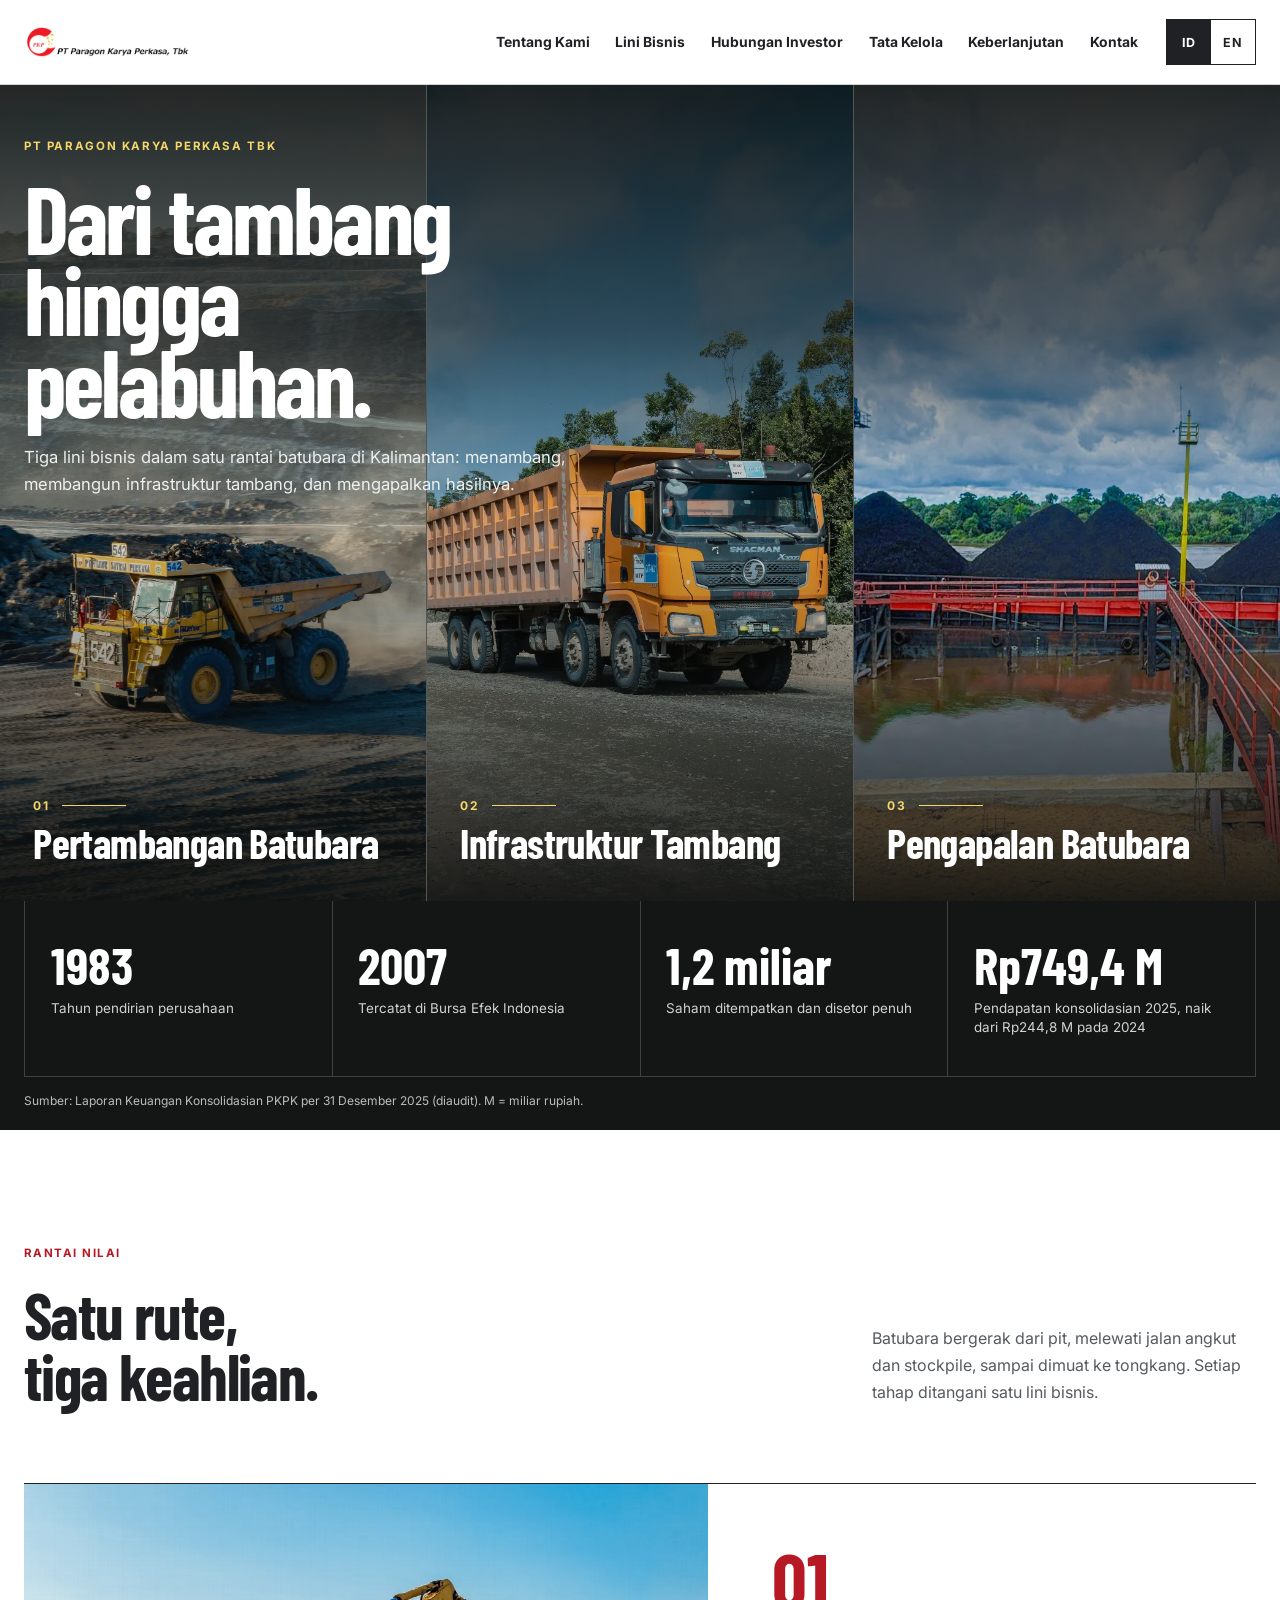
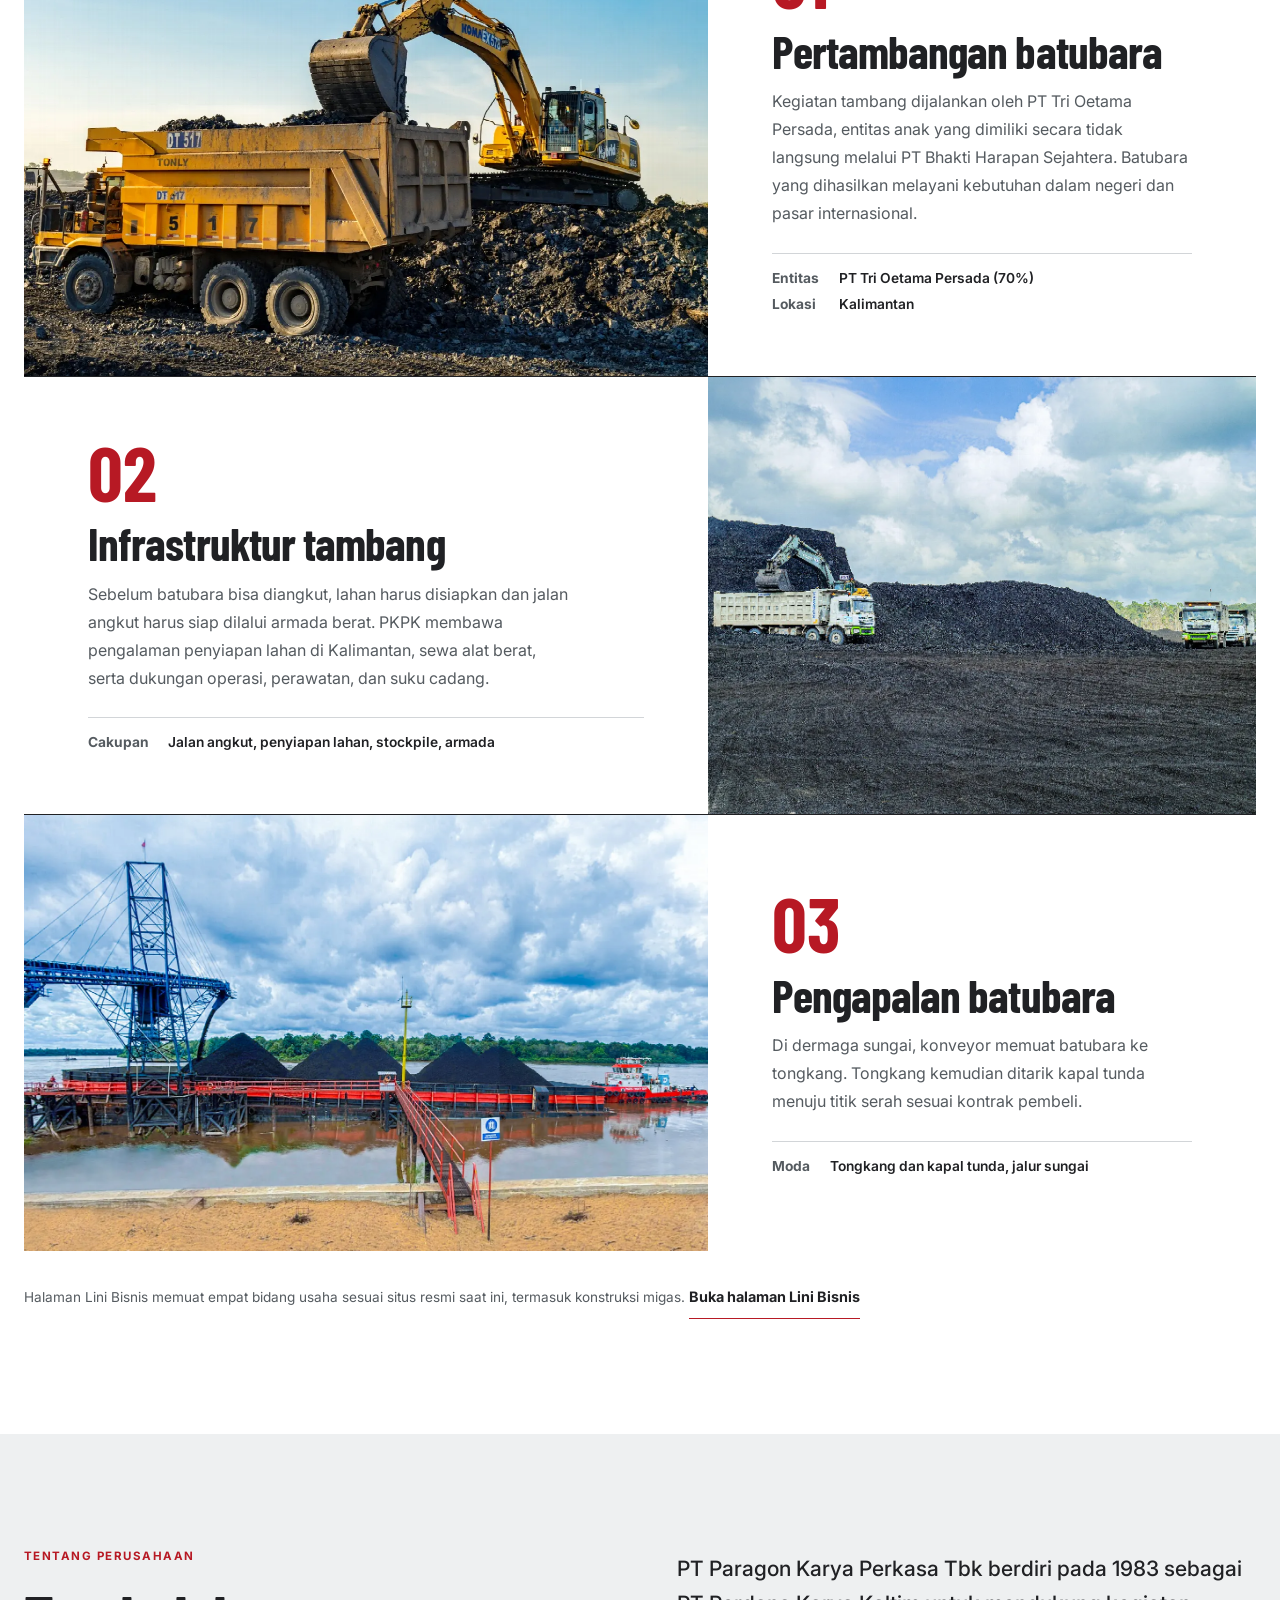
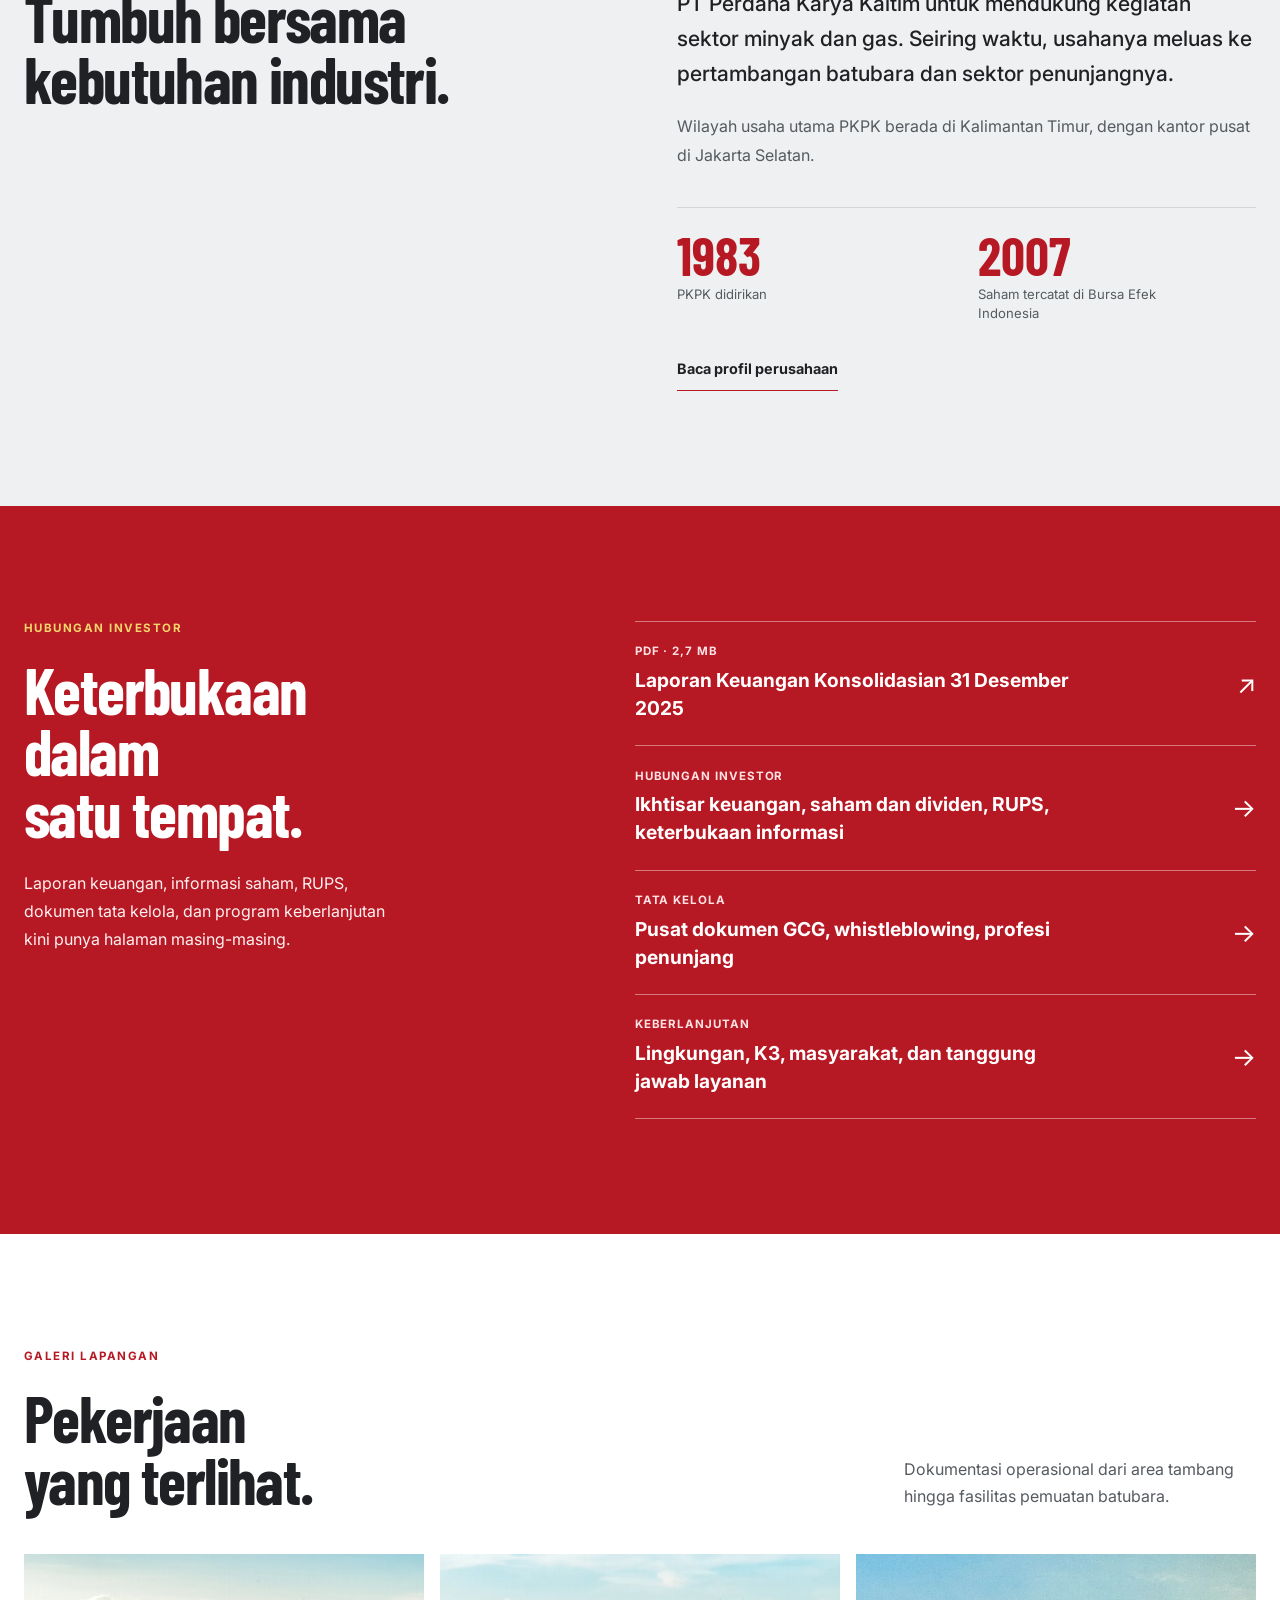
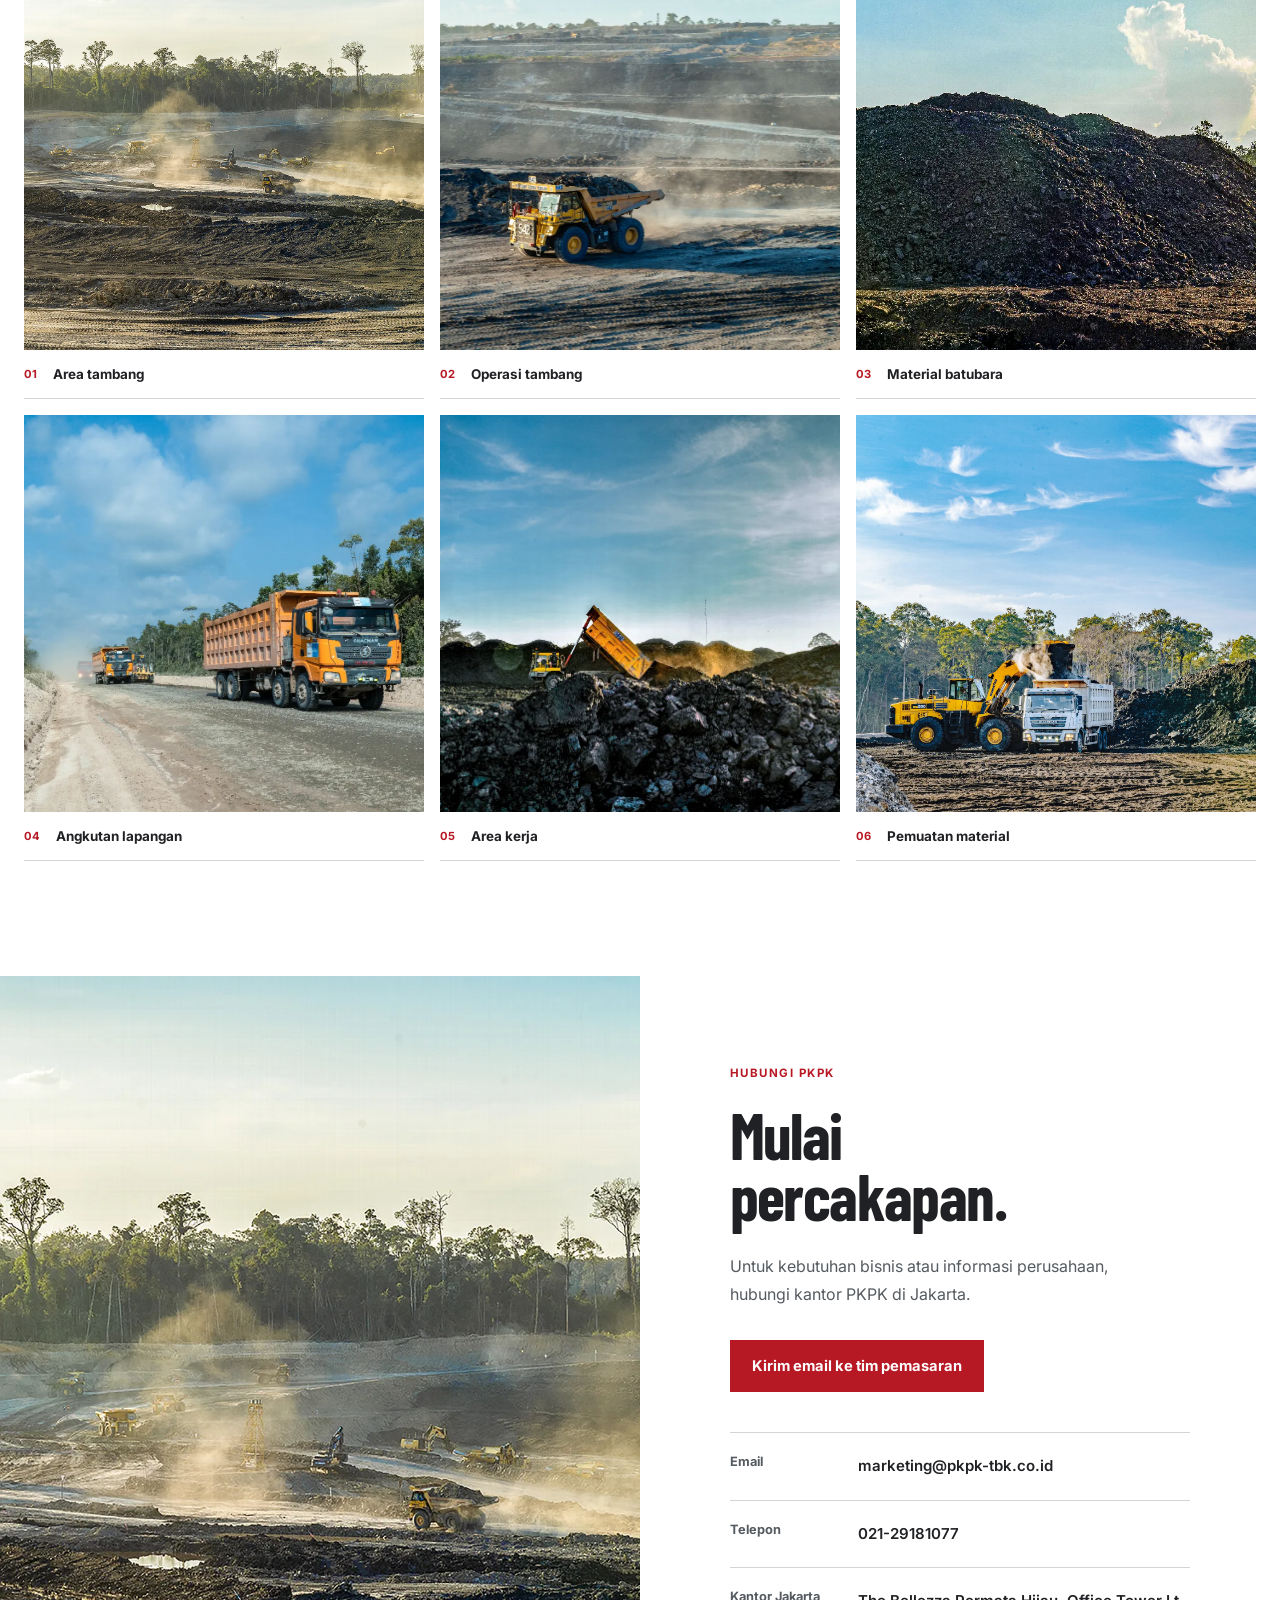
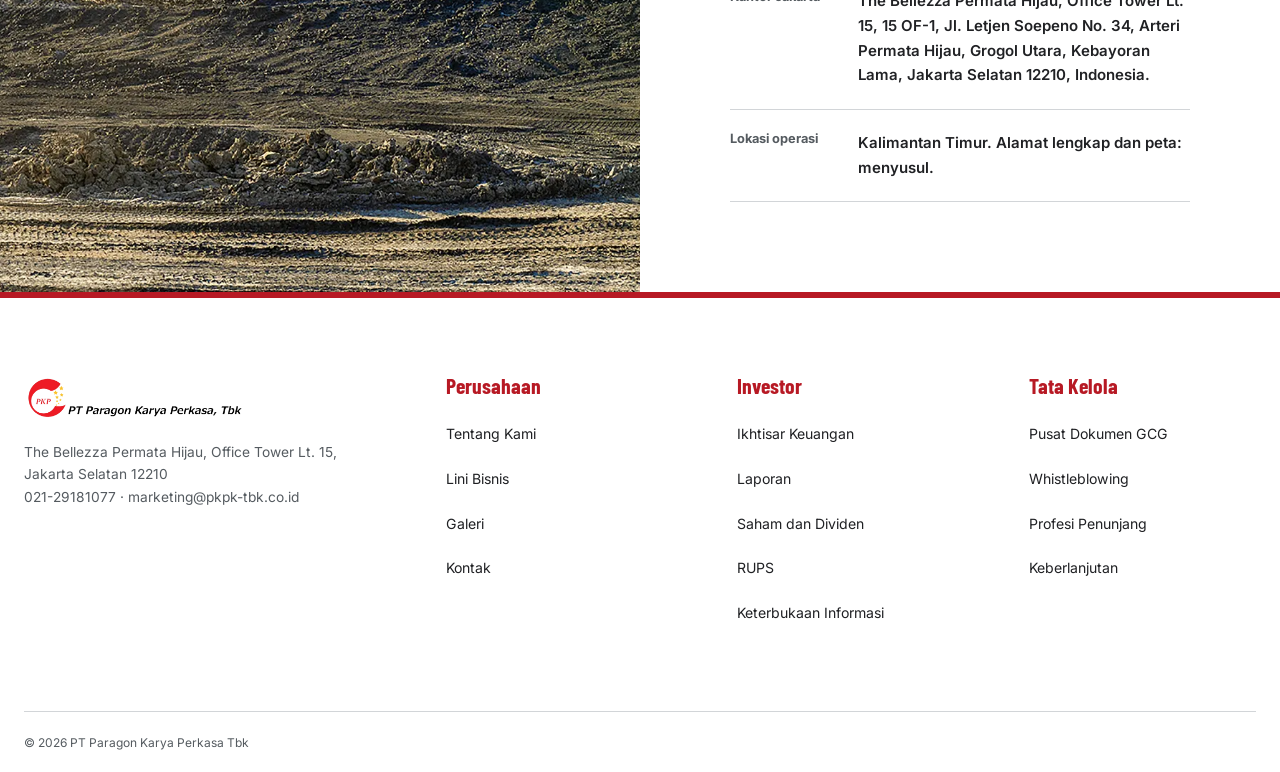
<file: index.html>
<!doctype html>
<html lang="id" data-title-id="PT Paragon Karya Perkasa Tbk | Pertambangan Batubara, Infrastruktur Tambang, Pengapalan" data-title-en="PT Paragon Karya Perkasa Tbk | Coal Mining, Mining Infrastructure, Shipping">
<head>
  <meta charset="UTF-8" />
  <meta name="viewport" content="width=device-width, initial-scale=1" />
  <script>try{if(localStorage.getItem('pkpk-lang')==='en')document.documentElement.lang='en'}catch(e){}</script>
  <meta name="description" content="PT Paragon Karya Perkasa Tbk menjalankan tiga lini bisnis dalam satu rantai batubara di Kalimantan: pertambangan batubara, infrastruktur tambang, dan pengapalan." />
  <meta name="theme-color" content="#b71924" />
  <meta property="og:type" content="website" />
  <meta property="og:title" content="PT Paragon Karya Perkasa Tbk | PKPK" />
  <meta property="og:description" content="Pertambangan batubara, infrastruktur tambang, dan pengapalan. Coal mining, mining infrastructure, and shipping." />
  <meta property="og:image" content="assets/hero-shipping.webp" />
  <title>PT Paragon Karya Perkasa Tbk | Pertambangan Batubara, Infrastruktur Tambang, Pengapalan</title>
  <link rel="icon" type="image/png" href="assets/logo-baru.png" />
  <link rel="preconnect" href="https://fonts.googleapis.com" />
  <link rel="preconnect" href="https://fonts.gstatic.com" crossorigin />
  <link href="https://fonts.googleapis.com/css2?family=Barlow+Condensed:wght@500;600;700&family=Inter:wght@400;500;600;700&display=swap" rel="stylesheet" />
  <link rel="stylesheet" href="styles.css" />
  <script type="application/ld+json">{"@context":"https://schema.org","@type":"Organization","name":"PT Paragon Karya Perkasa Tbk","alternateName":"PKPK","url":"https://www.pkpk-tbk.co.id/","logo":"assets/logo-baru.png","foundingDate":"1983","tickerSymbol":"PKPK","telephone":"+62-21-29181077","email":"marketing@pkpk-tbk.co.id","address":{"@type":"PostalAddress","streetAddress":"The Bellezza Permata Hijau, Office Tower Lt. 15, 15 OF-1, Jl. Letjen Soepeno No. 34, Arteri Permata Hijau, Grogol Utara, Kebayoran Lama","addressLocality":"Jakarta Selatan","postalCode":"12210","addressCountry":"ID"}}</script>
</head>
<body id="top">
  <a class="skip-link" href="#main-content"><span lang="id">Langsung ke konten</span><span lang="en">Skip to content</span></a>
  <header class="site-header">
    <div class="site-header__inner page-shell">
      <a class="brand" href="index.html" aria-label="Paragon Karya Perkasa, ke beranda" data-label-id="Paragon Karya Perkasa, ke beranda" data-label-en="Paragon Karya Perkasa, go to the home page"><img src="assets/logo-baru.png" width="180" height="33" alt="" /></a>
      <button class="menu-toggle" type="button" aria-controls="site-menu" aria-expanded="false" data-menu-button><span>Menu</span><span class="menu-toggle__bars" aria-hidden="true"></span></button>
      <nav id="site-menu" class="site-nav" aria-label="Navigasi utama" data-label-id="Navigasi utama" data-label-en="Main navigation" data-menu>
        <a href="about.html" data-menu-link><span lang="id">Tentang Kami</span><span lang="en">About Us</span></a>
        <a href="business.html" data-menu-link><span lang="id">Lini Bisnis</span><span lang="en">Business</span></a>
        <a href="investor.html" data-menu-link><span lang="id">Hubungan Investor</span><span lang="en">Investor Relations</span></a>
        <a href="governance.html" data-menu-link><span lang="id">Tata Kelola</span><span lang="en">Governance</span></a>
        <a href="sustainability.html" data-menu-link><span lang="id">Keberlanjutan</span><span lang="en">Sustainability</span></a>
        <a href="#contact" data-menu-link><span lang="id">Kontak</span><span lang="en">Contact</span></a>
      </nav>
      <div class="lang-switch" role="group" aria-label="Bahasa / Language"><button type="button" data-lang-set="id" aria-pressed="true">ID</button><button type="button" data-lang-set="en" aria-pressed="false">EN</button></div>
    </div>
  </header>

  <main id="main-content">
    <section class="hero" aria-labelledby="hero-title">
      <div class="hero__intro page-shell">
        <p class="kicker hero__kicker">PT Paragon Karya Perkasa Tbk</p>
        <h1 id="hero-title"><span lang="id">Dari tambang hingga pelabuhan.</span><span lang="en">From pit to port.</span></h1>
        <p class="hero__lead"><span lang="id">Tiga lini bisnis dalam satu rantai batubara di Kalimantan: menambang, membangun infrastruktur tambang, dan mengapalkan hasilnya.</span><span lang="en">Three business lines along one coal chain in Kalimantan: mining the coal, building the mine infrastructure, and shipping the output.</span></p>
      </div>
      <ul class="hero__lines">
        <li class="line-panel line-panel--mining">
          <a href="#chain-mining">
            <img src="assets/hero-mining.webp" width="2000" height="1331" alt="Haul truck membawa material di tambang terbuka" data-alt-id="Haul truck membawa material di tambang terbuka" data-alt-en="Haul truck carrying material in an open-pit mine" fetchpriority="high" />
            <span class="line-panel__no">01</span>
            <h2><span lang="id">Pertambangan Batubara</span><span lang="en">Coal Mining</span></h2>
            <p><span lang="id">Penambangan batubara melalui entitas anak PT Tri Oetama Persada, untuk pasar dalam negeri dan ekspor.</span><span lang="en">Coal mining through subsidiary PT Tri Oetama Persada, serving domestic and export markets.</span></p>
            <span class="line-panel__more"><span lang="id">Lihat alur kerja</span><span lang="en">See how it works</span></span>
          </a>
        </li>
        <li class="line-panel line-panel--infrastructure">
          <a href="#chain-infrastructure">
            <img src="assets/hero-infrastructure.webp" width="2000" height="1331" alt="Iring-iringan dump truck di jalan angkut tambang" data-alt-id="Iring-iringan dump truck di jalan angkut tambang" data-alt-en="Dump trucks travelling along a mine haul road" loading="lazy" />
            <span class="line-panel__no">02</span>
            <h2><span lang="id">Infrastruktur Tambang</span><span lang="en">Mining Infrastructure</span></h2>
            <p><span lang="id">Jalan angkut, penyiapan lahan, dan armada alat berat yang menjaga tambang tetap beroperasi.</span><span lang="en">Haul roads, land preparation, and a heavy-equipment fleet that keep the mine running.</span></p>
            <span class="line-panel__more"><span lang="id">Lihat alur kerja</span><span lang="en">See how it works</span></span>
          </a>
        </li>
        <li class="line-panel line-panel--shipping">
          <a href="#chain-shipping">
            <img src="assets/hero-shipping.webp" width="2048" height="1266" alt="Konveyor memuat batubara ke tongkang di dermaga sungai" data-alt-id="Konveyor memuat batubara ke tongkang di dermaga sungai" data-alt-en="Conveyor loading coal onto a barge at a river jetty" loading="lazy" />
            <span class="line-panel__no">03</span>
            <h2><span lang="id">Pengapalan Batubara</span><span lang="en">Coal Shipping</span></h2>
            <p><span lang="id">Pemuatan batubara dari jetty ke tongkang, lalu ditarik kapal tunda melalui jalur sungai.</span><span lang="en">Coal is loaded from the jetty onto barges and towed by tugboat along the river route.</span></p>
            <span class="line-panel__more"><span lang="id">Lihat alur kerja</span><span lang="en">See how it works</span></span>
          </a>
        </li>
      </ul>
    </section>

    <section class="figures" aria-label="Angka kunci" data-label-id="Angka kunci" data-label-en="Key figures">
      <div class="page-shell">
        <div class="figures__grid">
          <div><strong>1983</strong><span lang="id">Tahun pendirian perusahaan</span><span lang="en">Year the company was founded</span></div>
          <div><strong>2007</strong><span lang="id">Tercatat di Bursa Efek Indonesia</span><span lang="en">Listed on the Indonesia Stock Exchange</span></div>
          <div><strong lang="id">1,2 miliar</strong><strong lang="en">1.2 billion</strong><span lang="id">Saham ditempatkan dan disetor penuh</span><span lang="en">Shares issued and fully paid</span></div>
          <div><strong lang="id">Rp749,4 M</strong><strong lang="en">Rp749.4 bn</strong><span lang="id">Pendapatan konsolidasian 2025, naik dari Rp244,8 M pada 2024</span><span lang="en">Consolidated revenue in 2025, up from Rp244.8 bn in 2024</span></div>
        </div>
        <p class="figures__source"><span lang="id">Sumber: Laporan Keuangan Konsolidasian PKPK per 31 Desember 2025 (diaudit). M = miliar rupiah.</span><span lang="en">Source: PKPK audited consolidated financial statements as of 31 December 2025.</span></p>
      </div>
    </section>

    <section id="chain" class="chain section-pad" aria-labelledby="chain-title">
      <div class="page-shell">
        <div class="chain__intro"><div><p class="kicker"><span lang="id">Rantai nilai</span><span lang="en">Value chain</span></p><h2 id="chain-title" class="section-title"><span lang="id">Satu rute, tiga keahlian.</span><span lang="en">One route, three capabilities.</span></h2></div><p><span lang="id">Batubara bergerak dari pit, melewati jalan angkut dan stockpile, sampai dimuat ke tongkang. Setiap tahap ditangani satu lini bisnis.</span><span lang="en">Coal moves from the pit, along the haul road and stockpile, until it is loaded onto a barge. Each stage is handled by one business line.</span></p></div>

        <article id="chain-mining" class="chain-step" aria-labelledby="chain-mining-title">
          <figure><img src="assets/armada-dan-ekskavator.webp" width="1400" height="931" alt="Ekskavator memuat batubara ke dump truck" data-alt-id="Ekskavator memuat batubara ke dump truck" data-alt-en="Excavator loading coal into a dump truck" loading="lazy" /></figure>
          <div class="chain-step__body">
            <span class="chain-step__no">01</span>
            <h3 id="chain-mining-title"><span lang="id">Pertambangan batubara</span><span lang="en">Coal mining</span></h3>
            <p><span lang="id">Kegiatan tambang dijalankan oleh PT Tri Oetama Persada, entitas anak yang dimiliki secara tidak langsung melalui PT Bhakti Harapan Sejahtera. Batubara yang dihasilkan melayani kebutuhan dalam negeri dan pasar internasional.</span><span lang="en">Mining is carried out by PT Tri Oetama Persada, a subsidiary held indirectly through PT Bhakti Harapan Sejahtera. Its coal serves domestic demand and international markets.</span></p>
            <dl><dt lang="id">Entitas</dt><dt lang="en">Entity</dt><dd>PT Tri Oetama Persada (70%)</dd><dt lang="id">Lokasi</dt><dt lang="en">Location</dt><dd>Kalimantan</dd></dl>
          </div>
        </article>

        <article id="chain-infrastructure" class="chain-step" aria-labelledby="chain-infrastructure-title">
          <figure><img src="assets/pemuatan-armada.webp" width="1400" height="931" alt="Armada truk dan ekskavator di area stockpile batubara" data-alt-id="Armada truk dan ekskavator di area stockpile batubara" data-alt-en="Truck fleet and excavator at a coal stockpile" loading="lazy" /></figure>
          <div class="chain-step__body">
            <span class="chain-step__no">02</span>
            <h3 id="chain-infrastructure-title"><span lang="id">Infrastruktur tambang</span><span lang="en">Mining infrastructure</span></h3>
            <p><span lang="id">Sebelum batubara bisa diangkut, lahan harus disiapkan dan jalan angkut harus siap dilalui armada berat. PKPK membawa pengalaman penyiapan lahan di Kalimantan, sewa alat berat, serta dukungan operasi, perawatan, dan suku cadang.</span><span lang="en">Before coal can move, land has to be prepared and haul roads have to carry a heavy fleet. PKPK brings land-preparation experience in Kalimantan, heavy-equipment rental, and operating, maintenance, and spare-parts support.</span></p>
            <dl><dt lang="id">Cakupan</dt><dt lang="en">Scope</dt><dd><span lang="id">Jalan angkut, penyiapan lahan, stockpile, armada</span><span lang="en">Haul roads, land preparation, stockpile, fleet</span></dd></dl>
          </div>
        </article>

        <article id="chain-shipping" class="chain-step" aria-labelledby="chain-shipping-title">
          <figure><img src="assets/pengapalan-batubara.webp" width="1600" height="989" alt="Kapal tunda di samping tongkang bermuatan batubara" data-alt-id="Kapal tunda di samping tongkang bermuatan batubara" data-alt-en="Tugboat beside a coal-laden barge" loading="lazy" style="object-position:82% 60%" /></figure>
          <div class="chain-step__body">
            <span class="chain-step__no">03</span>
            <h3 id="chain-shipping-title"><span lang="id">Pengapalan batubara</span><span lang="en">Coal shipping</span></h3>
            <p><span lang="id">Di dermaga sungai, konveyor memuat batubara ke tongkang. Tongkang kemudian ditarik kapal tunda menuju titik serah sesuai kontrak pembeli.</span><span lang="en">At the river jetty, a conveyor loads coal onto barges, which tugboats then tow to the delivery point set by the buyer's contract.</span></p>
            <dl><dt lang="id">Moda</dt><dt lang="en">Mode</dt><dd><span lang="id">Tongkang dan kapal tunda, jalur sungai</span><span lang="en">Barge and tugboat, river route</span></dd></dl>
          </div>
        </article>
        <p class="chain__note"><span lang="id">Halaman Lini Bisnis memuat empat bidang usaha sesuai situs resmi saat ini, termasuk konstruksi migas.</span><span lang="en">The Business page lists the four business areas on the current official website, including oil and gas construction.</span> <a class="text-link" href="business.html"><span lang="id">Buka halaman Lini Bisnis</span><span lang="en">Open the Business page</span></a></p>
      </div>
    </section>

    <div class="about-wrap">
      <section id="about" class="about section-pad page-shell" aria-labelledby="about-title">
        <div class="about__heading"><p class="kicker"><span lang="id">Tentang perusahaan</span><span lang="en">About the company</span></p><h2 id="about-title" class="section-title"><span lang="id">Tumbuh bersama kebutuhan industri.</span><span lang="en">Growing with industry needs.</span></h2></div>
        <div class="about__copy">
          <p class="about__lead"><span lang="id">PT Paragon Karya Perkasa Tbk berdiri pada 1983 sebagai PT Perdana Karya Kaltim untuk mendukung kegiatan sektor minyak dan gas. Seiring waktu, usahanya meluas ke pertambangan batubara dan sektor penunjangnya.</span><span lang="en">PT Paragon Karya Perkasa Tbk was founded in 1983 as PT Perdana Karya Kaltim to support oil and gas operations. Over time, its business expanded into coal mining and its supporting sectors.</span></p>
          <p><span lang="id">Wilayah usaha utama PKPK berada di Kalimantan Timur, dengan kantor pusat di Jakarta Selatan.</span><span lang="en">PKPK's main operating area is East Kalimantan, with its head office in South Jakarta.</span></p>
          <div class="about__milestones"><div><strong>1983</strong><span lang="id">PKPK didirikan</span><span lang="en">PKPK was established</span></div><div><strong>2007</strong><span lang="id">Saham tercatat di Bursa Efek Indonesia</span><span lang="en">Shares listed on the Indonesia Stock Exchange</span></div></div>
          <a class="text-link" href="about.html"><span lang="id">Baca profil perusahaan</span><span lang="en">Read the company profile</span></a>
        </div>
      </section>
    </div>

    <section id="investor" class="investor section-pad" aria-labelledby="investor-title"><div class="page-shell investor__grid">
      <div class="investor__heading"><p class="kicker"><span lang="id">Hubungan investor</span><span lang="en">Investor relations</span></p><h2 id="investor-title" class="section-title"><span lang="id">Keterbukaan dalam satu tempat.</span><span lang="en">Disclosure in one place.</span></h2><p><span lang="id">Laporan keuangan, informasi saham, RUPS, dokumen tata kelola, dan program keberlanjutan kini punya halaman masing-masing.</span><span lang="en">Financial reports, share information, GMS materials, governance documents, and sustainability programmes now each have their own page.</span></p></div>
      <div class="investor__links">
        <a class="investor-link" href="assets/LK-Konsolidasian-31-Des-2025.pdf" target="_blank" rel="noopener noreferrer"><span><small>PDF · 2,7 MB</small><strong><span lang="id">Laporan Keuangan Konsolidasian 31 Desember 2025</span><span lang="en">Consolidated Financial Statements, 31 December 2025</span></strong></span><span class="investor-link__arrow" aria-hidden="true">↗</span></a>
        <a class="investor-link" href="investor.html"><span><small><span lang="id">Hubungan Investor</span><span lang="en">Investor Relations</span></small><strong><span lang="id">Ikhtisar keuangan, saham dan dividen, RUPS, keterbukaan informasi</span><span lang="en">Financial highlights, shares and dividends, GMS, disclosures</span></strong></span><span class="investor-link__arrow" aria-hidden="true">→</span></a>
        <a class="investor-link" href="governance.html"><span><small><span lang="id">Tata Kelola</span><span lang="en">Governance</span></small><strong><span lang="id">Pusat dokumen GCG, whistleblowing, profesi penunjang</span><span lang="en">GCG document centre, whistleblowing, capital market professionals</span></strong></span><span class="investor-link__arrow" aria-hidden="true">→</span></a>
        <a class="investor-link" href="sustainability.html"><span><small><span lang="id">Keberlanjutan</span><span lang="en">Sustainability</span></small><strong><span lang="id">Lingkungan, K3, masyarakat, dan tanggung jawab layanan</span><span lang="en">Environment, health and safety, community, and service responsibility</span></strong></span><span class="investor-link__arrow" aria-hidden="true">→</span></a>
      </div>
    </div></section>

    <section id="gallery" class="gallery section-pad" aria-labelledby="gallery-title"><div class="page-shell">
      <div class="gallery__heading"><div><p class="kicker"><span lang="id">Galeri lapangan</span><span lang="en">Field gallery</span></p><h2 id="gallery-title" class="section-title"><span lang="id">Pekerjaan yang terlihat.</span><span lang="en">Work you can see.</span></h2></div><p><span lang="id">Dokumentasi operasional dari area tambang hingga fasilitas pemuatan batubara.</span><span lang="en">Operational documentation from the mining area to coal-loading facilities.</span></p></div>
      <div class="gallery__grid">
        <figure><img src="assets/hero-tambang.webp" alt="Pemandangan luas area tambang terbuka" data-alt-id="Pemandangan luas area tambang terbuka" data-alt-en="Wide view of an open-pit mining area" loading="lazy" width="1920" height="1277" /><figcaption><span>01</span><span lang="id">Area tambang</span><span lang="en">Mining area</span></figcaption></figure>
        <figure><img src="assets/operasi-tambang.webp" alt="Haul truck di tambang terbuka" data-alt-id="Haul truck di tambang terbuka" data-alt-en="Haul truck at an open-pit mine" loading="lazy" width="1400" height="931" /><figcaption><span>02</span><span lang="id">Operasi tambang</span><span lang="en">Mining operations</span></figcaption></figure>
        <figure><img src="assets/tumpukan-batubara.webp" alt="Tumpukan batubara di area kerja" data-alt-id="Tumpukan batubara di area kerja" data-alt-en="Coal stockpile in a work area" loading="lazy" width="1400" height="645" /><figcaption><span>03</span><span lang="id">Material batubara</span><span lang="en">Coal material</span></figcaption></figure>
        <figure><img src="assets/angkutan-tambang.webp" alt="Dump truck di jalur operasional" data-alt-id="Dump truck di jalur operasional" data-alt-en="Dump truck on an operations route" loading="lazy" width="1400" height="931" /><figcaption><span>04</span><span lang="id">Angkutan lapangan</span><span lang="en">Field haulage</span></figcaption></figure>
        <figure><img src="assets/penyiapan-lahan.webp" alt="Dump truck menurunkan material di stockpile" data-alt-id="Dump truck menurunkan material di stockpile" data-alt-en="Dump truck unloading material at a stockpile" loading="lazy" width="1200" height="798" /><figcaption><span>05</span><span lang="id">Area kerja</span><span lang="en">Work area</span></figcaption></figure>
        <figure><img src="assets/pemuatan-batubara.webp" alt="Alat berat memuat material ke truk" data-alt-id="Alat berat memuat material ke truk" data-alt-en="Heavy equipment loading material onto a truck" loading="lazy" width="1400" height="2104" /><figcaption><span>06</span><span lang="id">Pemuatan material</span><span lang="en">Material loading</span></figcaption></figure>
      </div>
    </div></section>

    <section id="contact" class="contact" aria-labelledby="contact-title"><div class="contact__grid">
      <figure class="contact__image"><img src="assets/hero-tambang.webp" alt="Area tambang terbuka PKPK" data-alt-id="Area tambang terbuka PKPK" data-alt-en="PKPK open-pit mining area" width="1920" height="1277" loading="lazy" /></figure>
      <div class="contact__content"><p class="kicker"><span lang="id">Hubungi PKPK</span><span lang="en">Contact PKPK</span></p><h2 id="contact-title" class="section-title"><span lang="id">Mulai percakapan.</span><span lang="en">Start a conversation.</span></h2><p><span lang="id">Untuk kebutuhan bisnis atau informasi perusahaan, hubungi kantor PKPK di Jakarta.</span><span lang="en">For business enquiries or company information, contact the PKPK office in Jakarta.</span></p><a class="button button--red" href="mailto:marketing@pkpk-tbk.co.id"><span lang="id">Kirim email ke tim pemasaran</span><span lang="en">Email the marketing team</span></a><address class="contact__details"><div><span>Email</span><a href="mailto:marketing@pkpk-tbk.co.id">marketing@pkpk-tbk.co.id</a></div><div><span lang="id">Telepon</span><span lang="en">Telephone</span><a href="tel:+622129181077">021-29181077</a></div><div><span lang="id">Kantor Jakarta</span><span lang="en">Jakarta office</span><p>The Bellezza Permata Hijau, Office Tower Lt. 15, 15 OF-1, Jl. Letjen Soepeno No. 34, Arteri Permata Hijau, Grogol Utara, Kebayoran Lama, Jakarta Selatan 12210, Indonesia.</p></div><div><span lang="id">Lokasi operasi</span><span lang="en">Operating site</span><p lang="id">Kalimantan Timur. Alamat lengkap dan peta: menyusul.</p><p lang="en">East Kalimantan. Full address and map: to follow.</p></div></address></div>
    </div></section>
  </main>

  <footer class="site-footer">
    <div class="page-shell site-footer__main">
      <div class="site-footer__brand"><a class="footer-brand" href="index.html" aria-label="Paragon Karya Perkasa, ke beranda" data-label-id="Paragon Karya Perkasa, ke beranda" data-label-en="Paragon Karya Perkasa, go to the home page"><img src="assets/logo-baru.png" width="220" height="40" alt="" /></a><p>The Bellezza Permata Hijau, Office Tower Lt. 15, Jakarta Selatan 12210<br /><a href="tel:+622129181077">021-29181077</a> · <a href="mailto:marketing@pkpk-tbk.co.id">marketing@pkpk-tbk.co.id</a></p></div>
      <nav class="site-footer__nav" aria-label="Perusahaan" data-label-id="Perusahaan" data-label-en="Company"><strong><span lang="id">Perusahaan</span><span lang="en">Company</span></strong><a href="about.html"><span lang="id">Tentang Kami</span><span lang="en">About Us</span></a><a href="business.html"><span lang="id">Lini Bisnis</span><span lang="en">Business</span></a><a href="index.html#gallery"><span lang="id">Galeri</span><span lang="en">Gallery</span></a><a href="index.html#contact"><span lang="id">Kontak</span><span lang="en">Contact</span></a></nav>
      <nav class="site-footer__nav" aria-label="Hubungan Investor" data-label-id="Hubungan Investor" data-label-en="Investor Relations"><strong><span lang="id">Investor</span><span lang="en">Investors</span></strong><a href="investor.html#financials"><span lang="id">Ikhtisar Keuangan</span><span lang="en">Financial Highlights</span></a><a href="investor.html#reports"><span lang="id">Laporan</span><span lang="en">Reports</span></a><a href="investor.html#shares"><span lang="id">Saham dan Dividen</span><span lang="en">Shares and Dividends</span></a><a href="investor.html#gms"><span lang="id">RUPS</span><span lang="en">GMS</span></a><a href="investor.html#disclosures"><span lang="id">Keterbukaan Informasi</span><span lang="en">Disclosures</span></a></nav>
      <nav class="site-footer__nav" aria-label="Tata Kelola dan Keberlanjutan" data-label-id="Tata Kelola dan Keberlanjutan" data-label-en="Governance and Sustainability"><strong><span lang="id">Tata Kelola</span><span lang="en">Governance</span></strong><a href="governance.html#documents"><span lang="id">Pusat Dokumen GCG</span><span lang="en">GCG Documents</span></a><a href="governance.html#whistleblowing">Whistleblowing</a><a href="governance.html#professionals"><span lang="id">Profesi Penunjang</span><span lang="en">Market Professionals</span></a><a href="sustainability.html"><span lang="id">Keberlanjutan</span><span lang="en">Sustainability</span></a></nav>
    </div>
    <div class="page-shell site-footer__bottom"><small>© 2026 PT Paragon Karya Perkasa Tbk</small></div>
  </footer>
  <script src="app.js" defer></script>
</body>
</html>
</file>
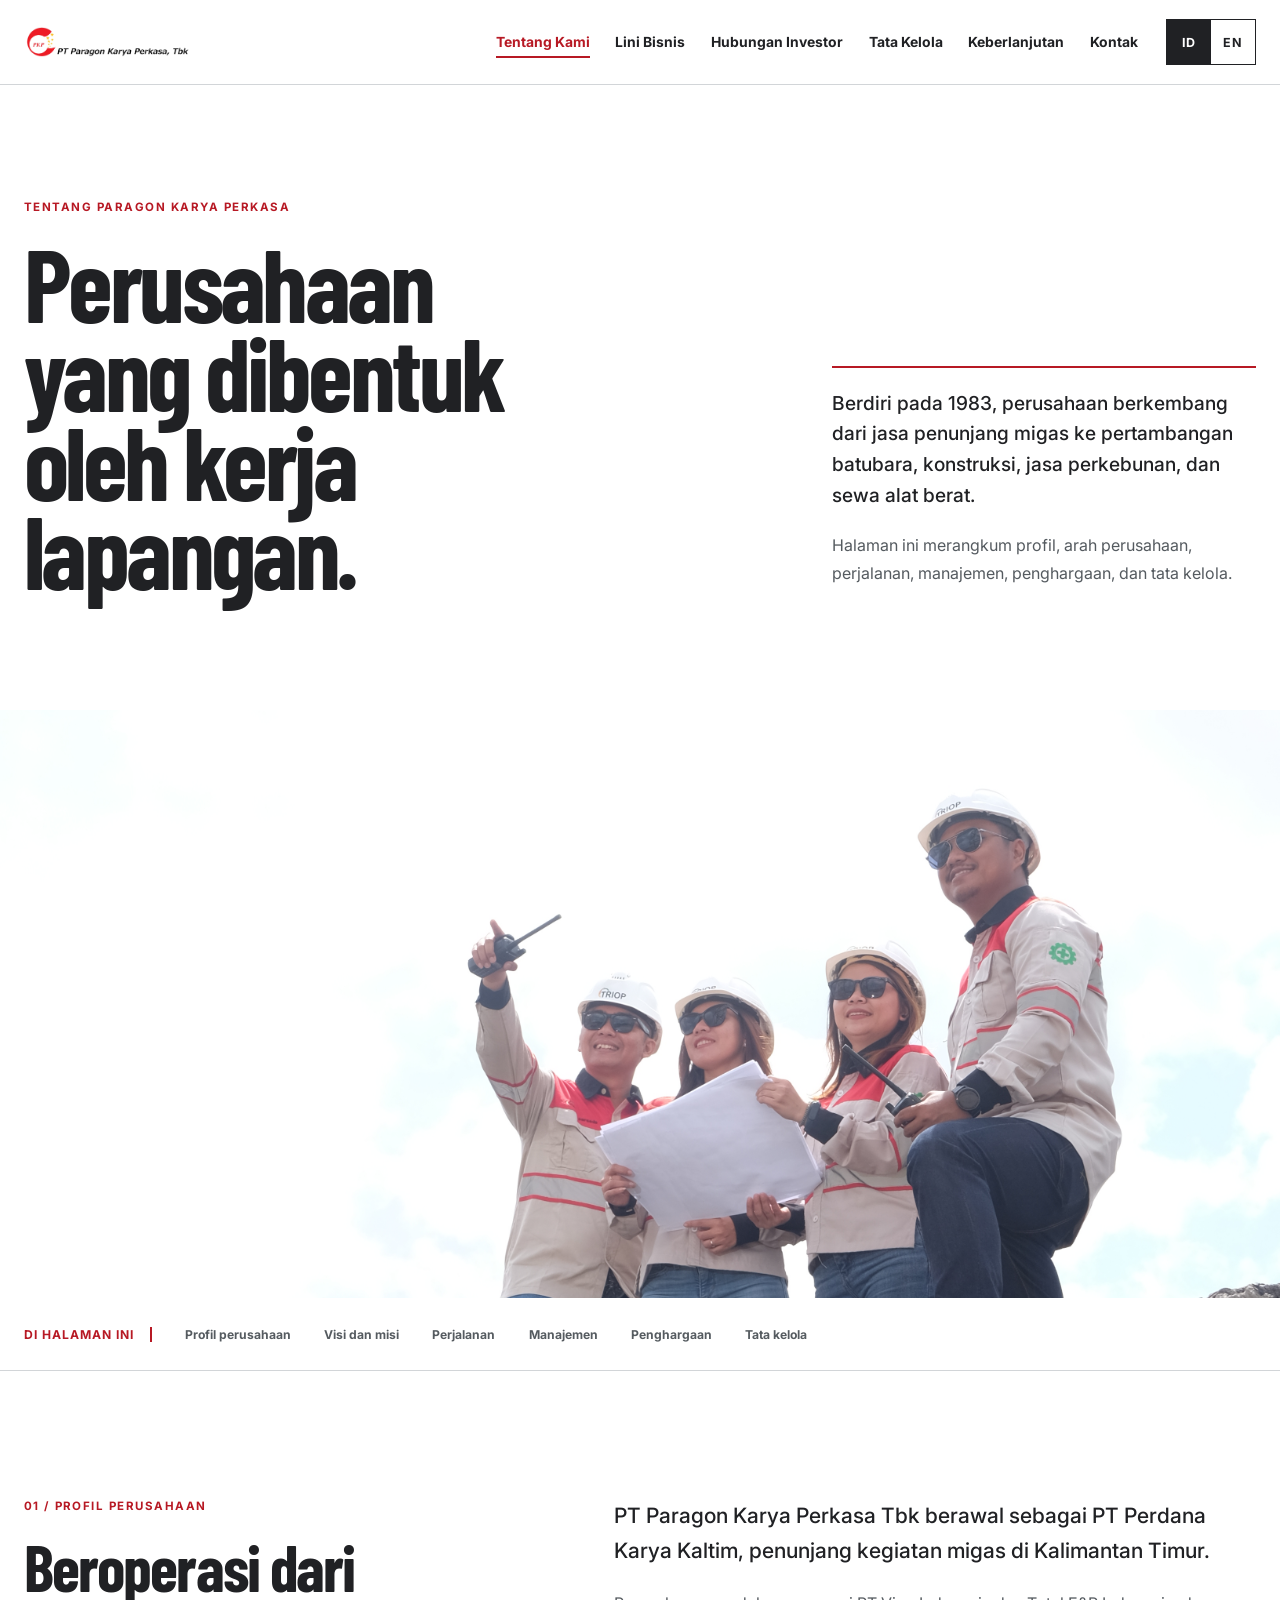
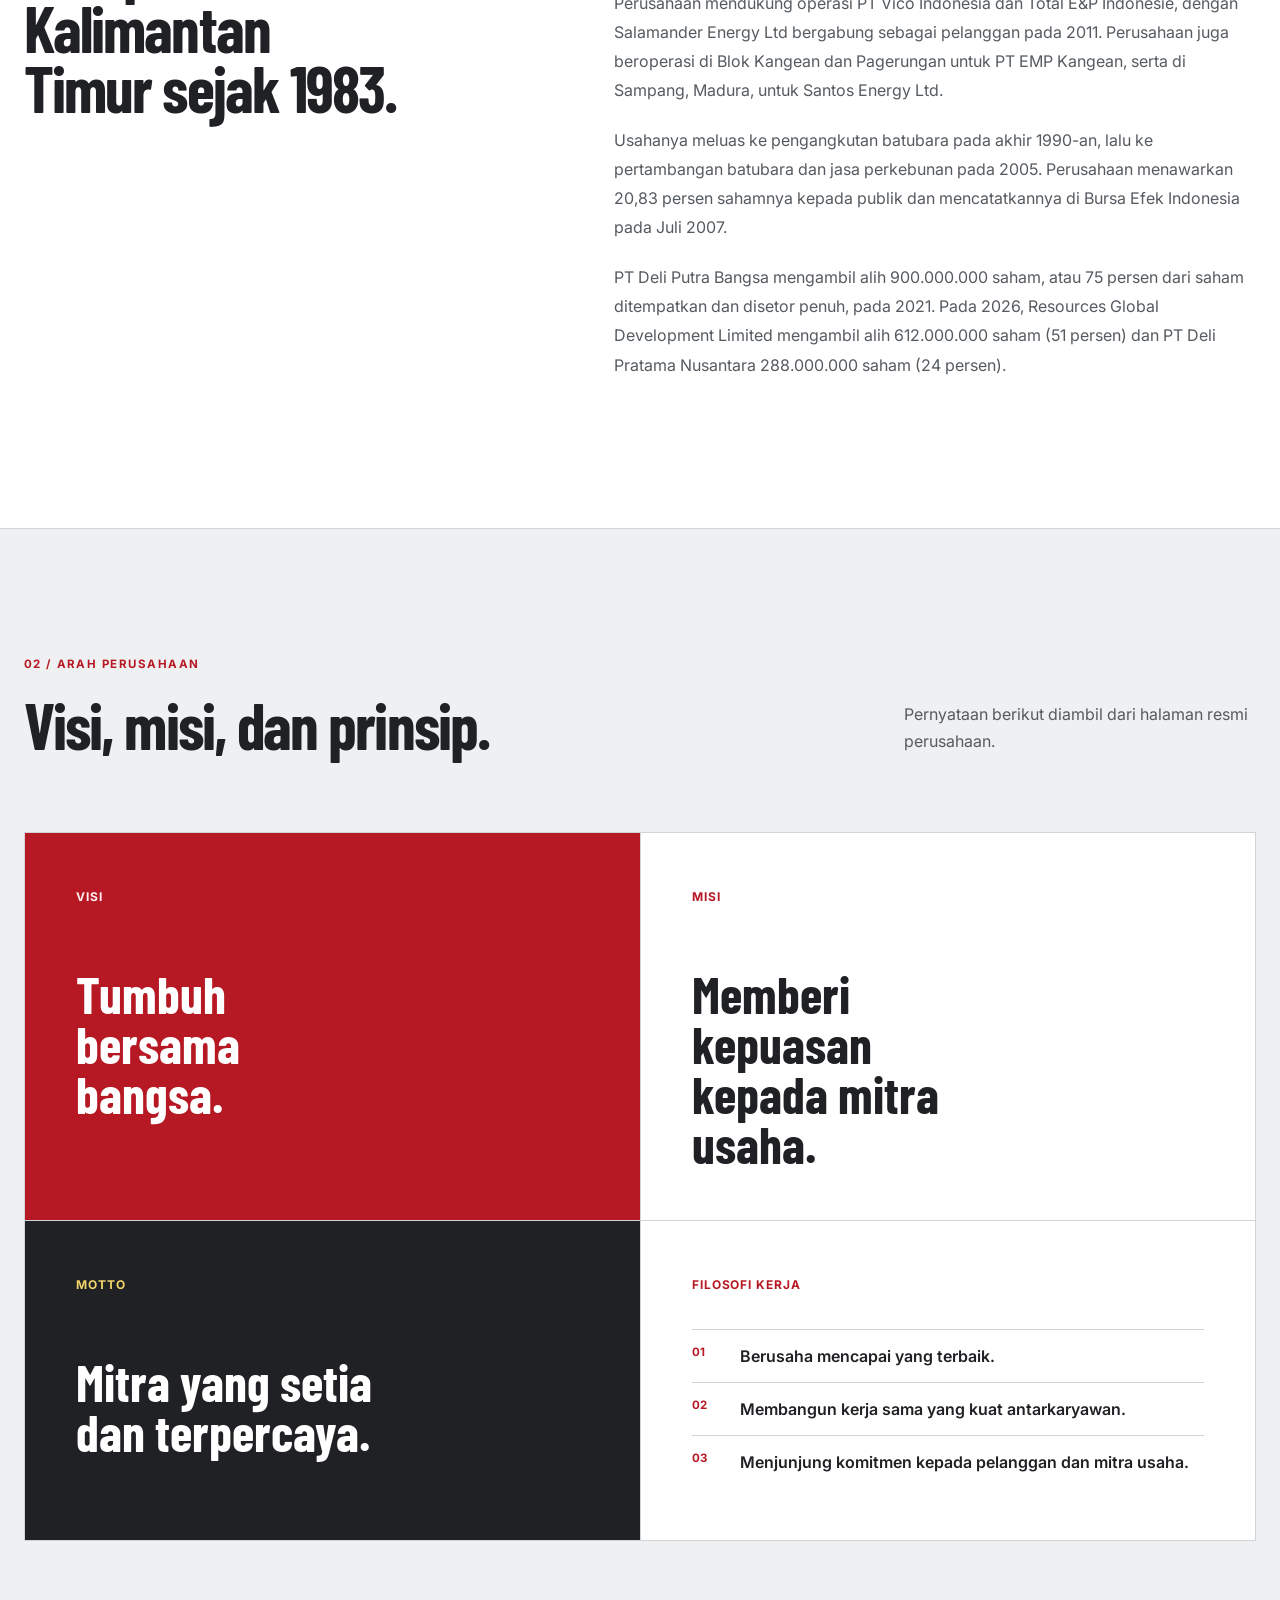
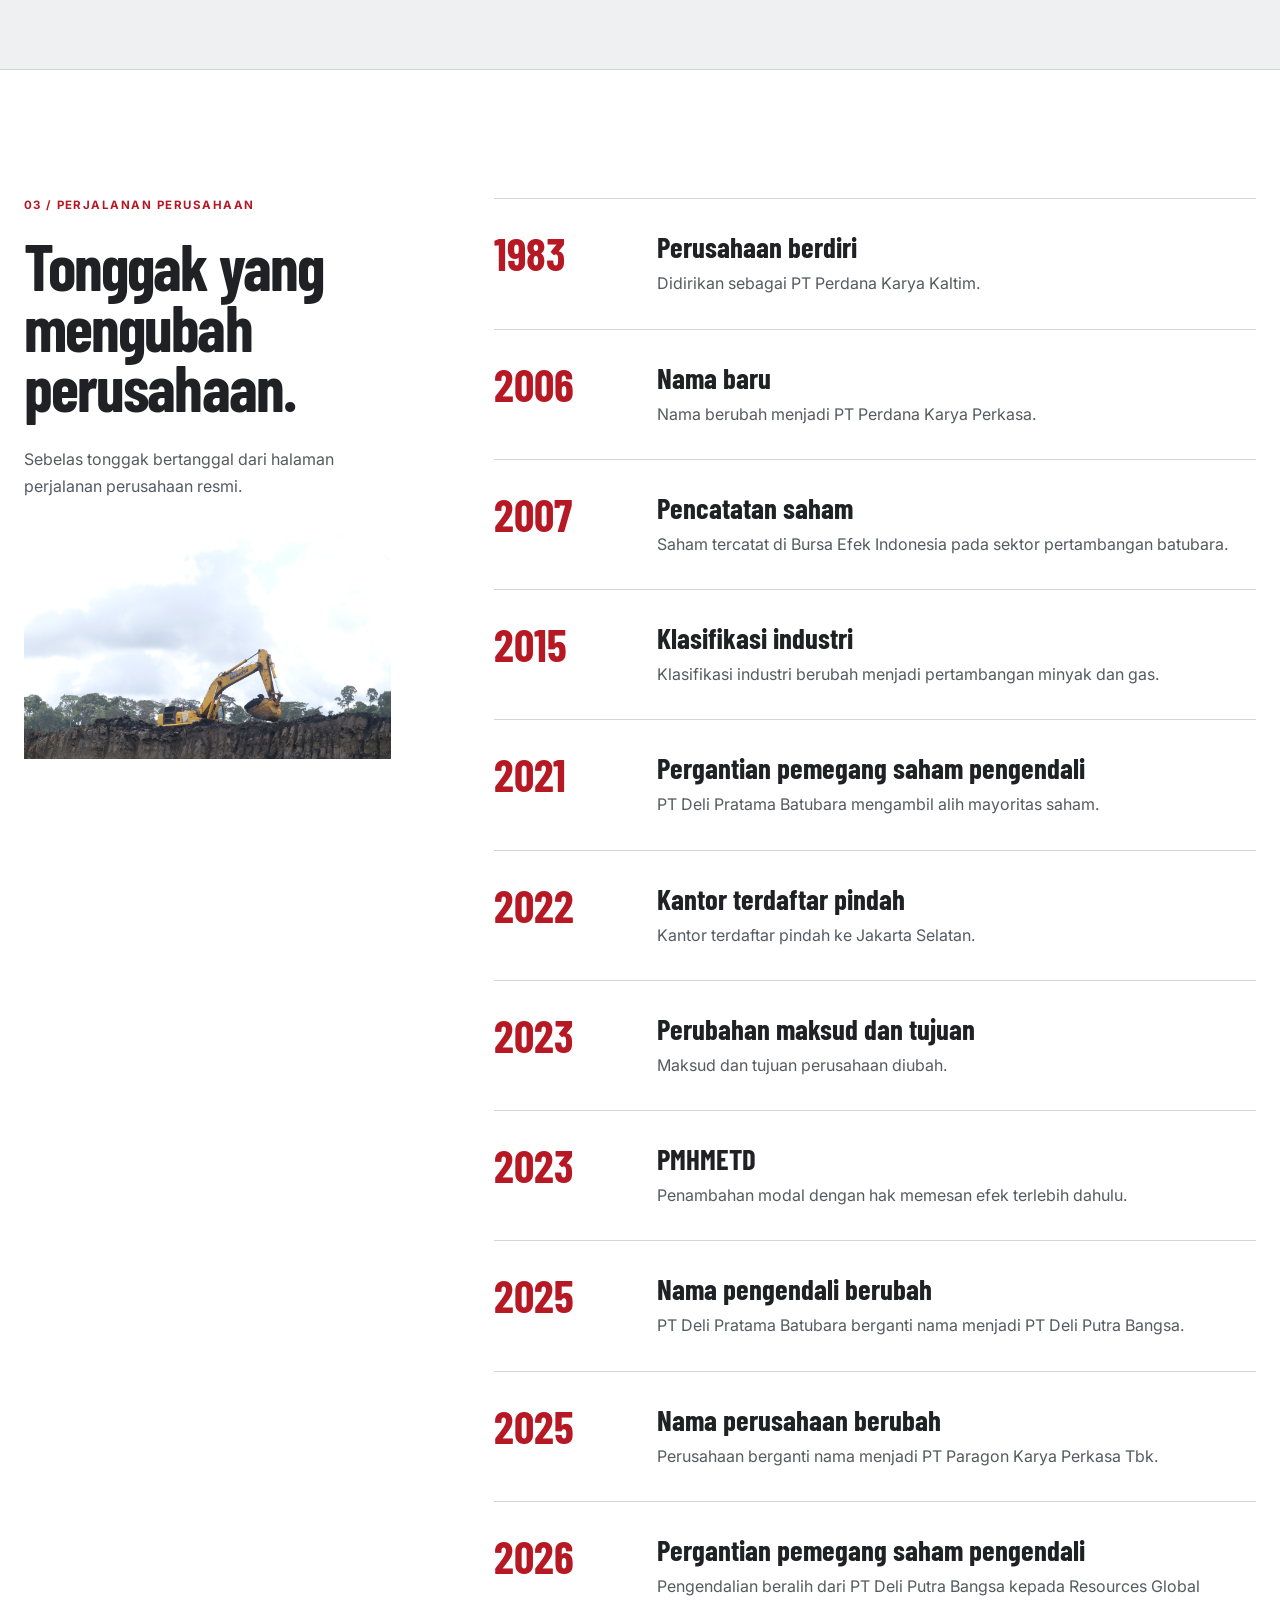
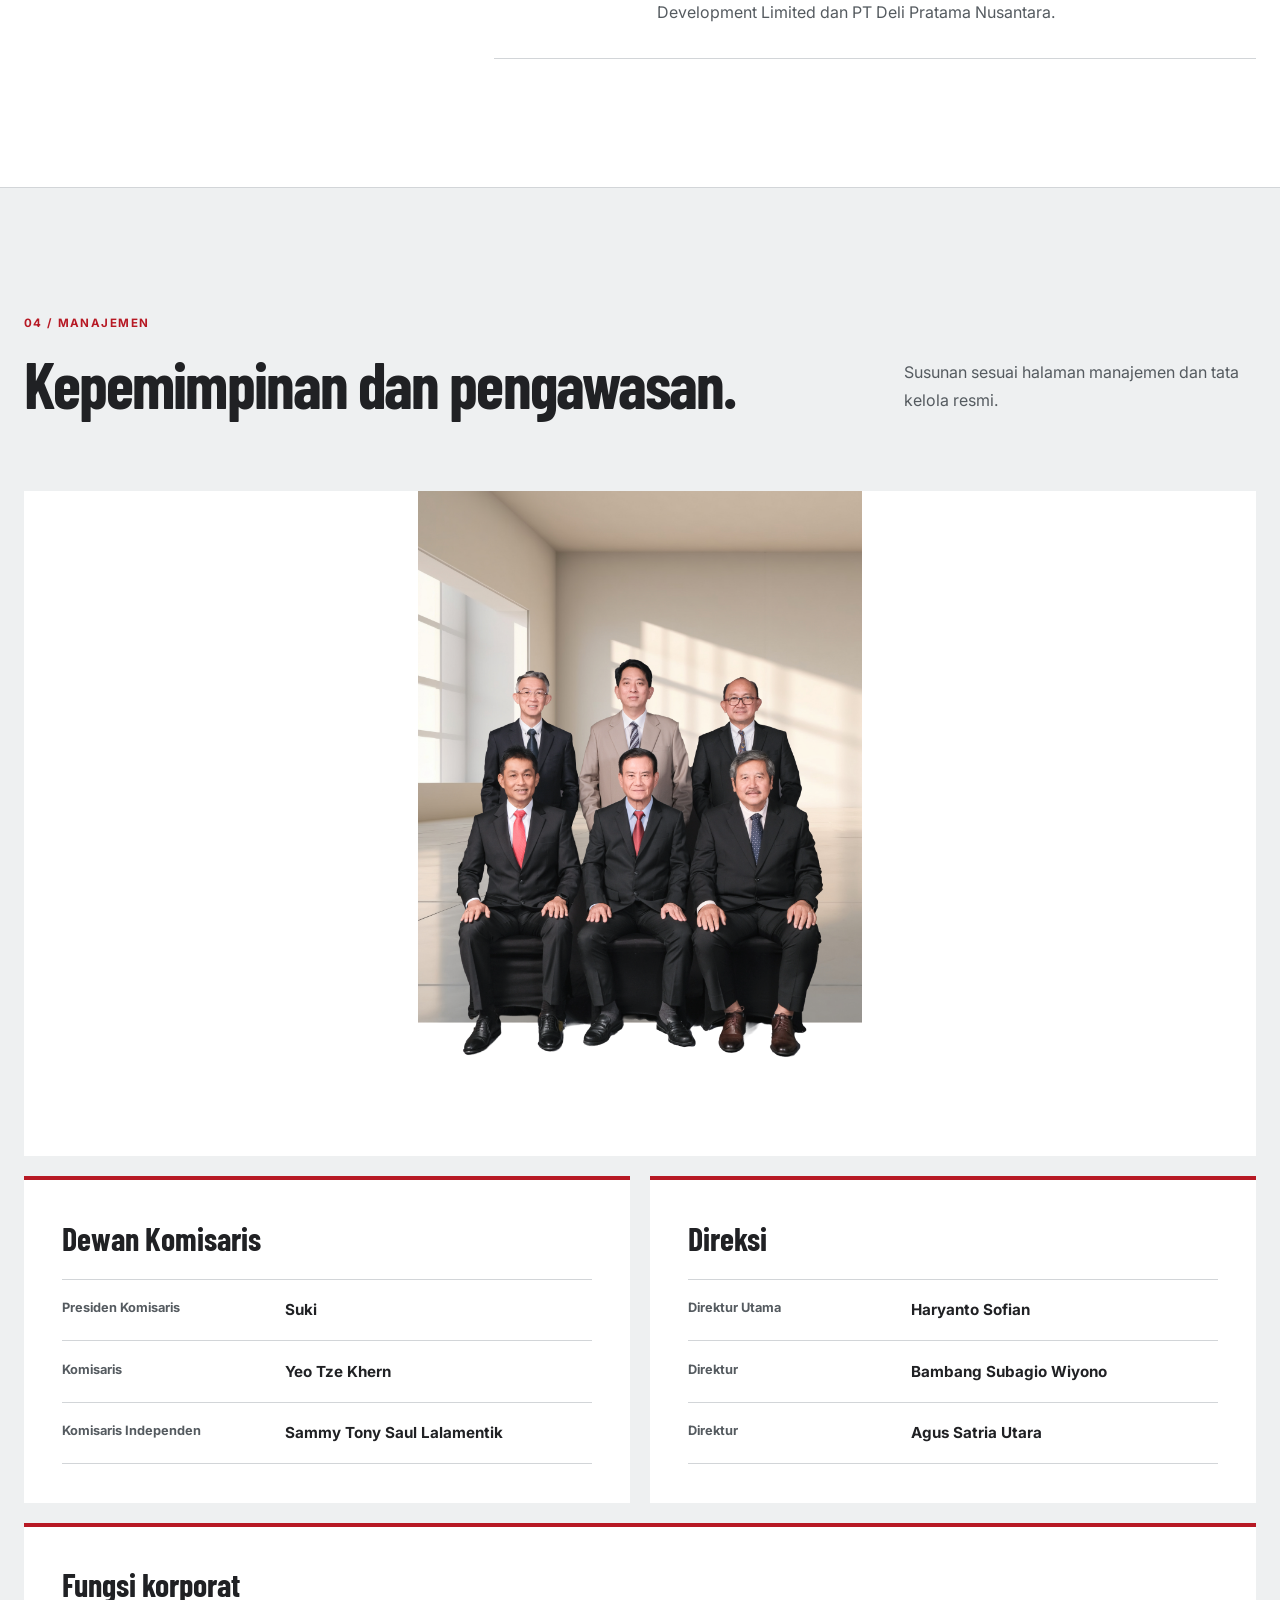
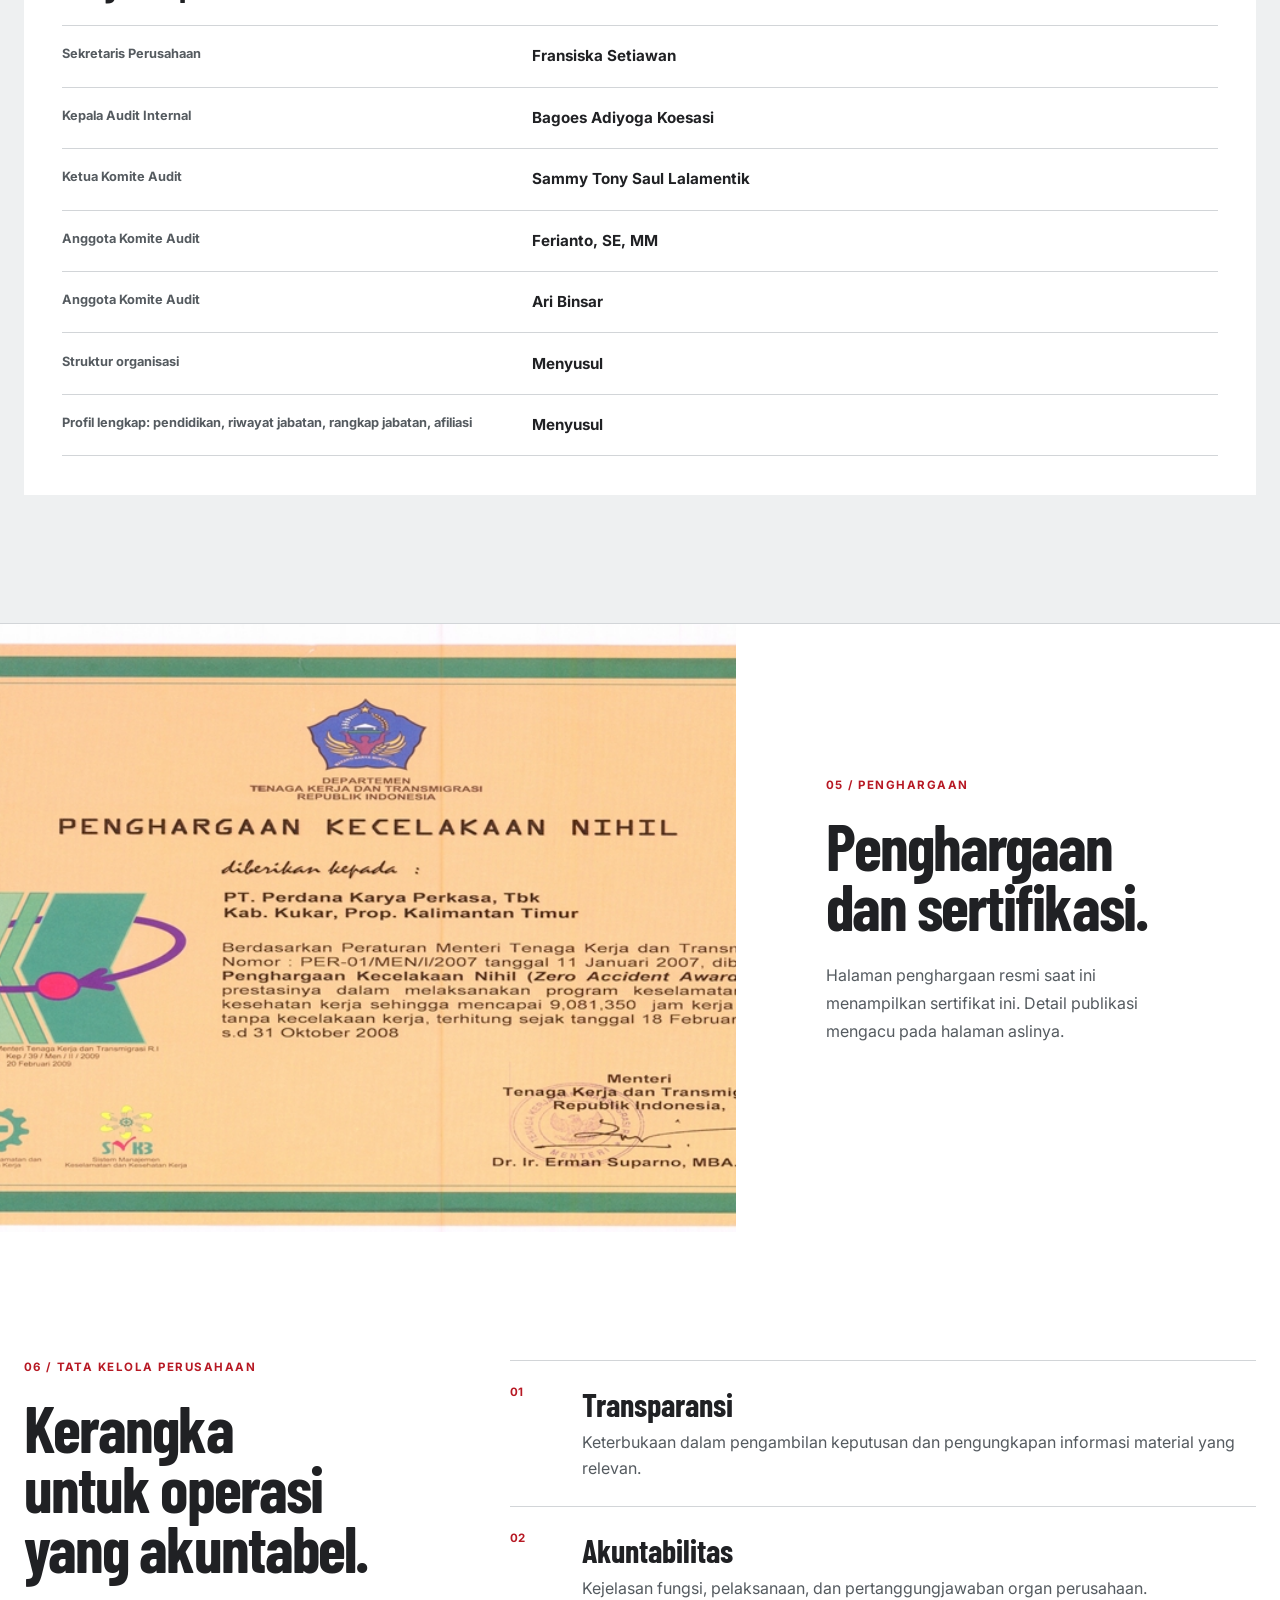
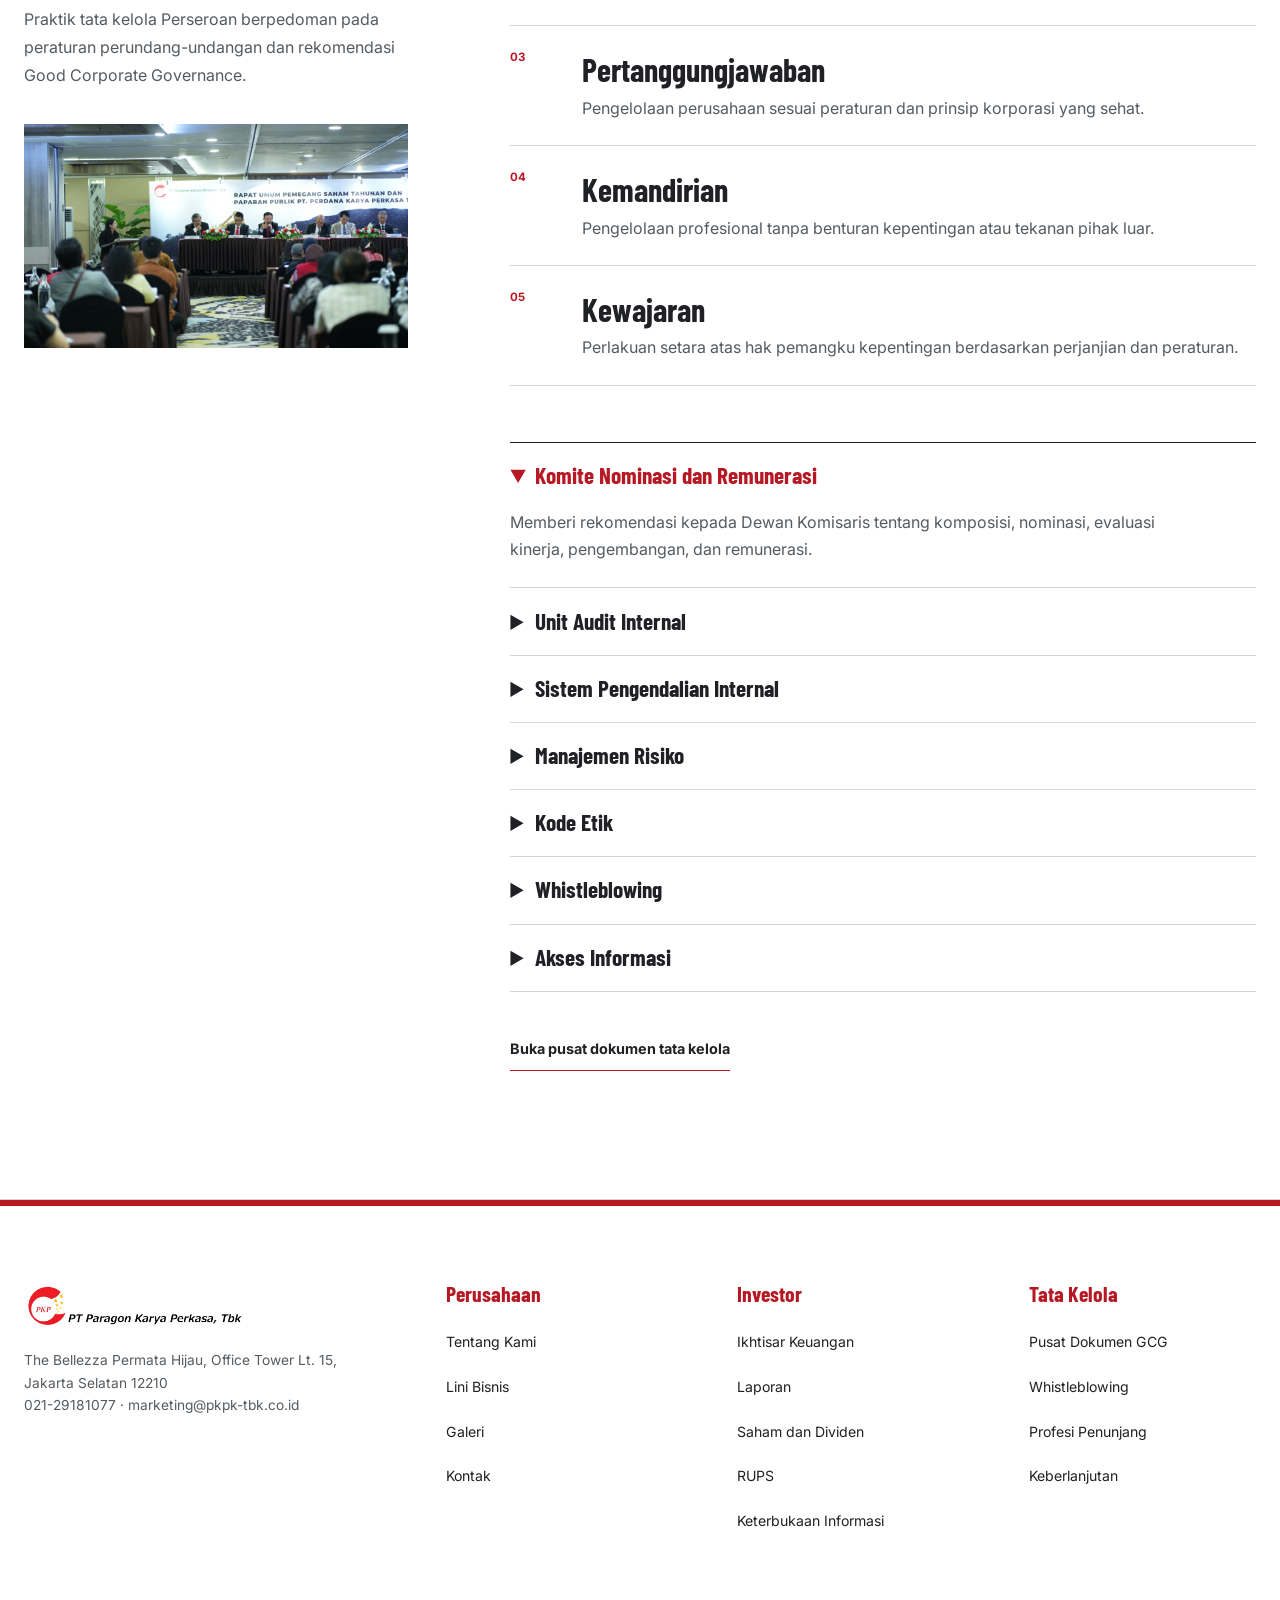
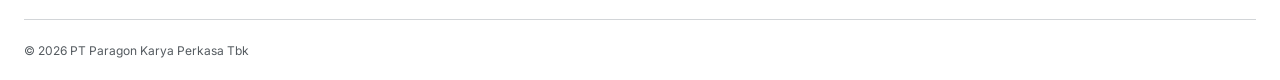
<file: about.html>
<!doctype html>
<html lang="id" data-title-id="Tentang Kami | PT Paragon Karya Perkasa Tbk" data-title-en="About Us | PT Paragon Karya Perkasa Tbk">
<head>
  <meta charset="UTF-8" />
  <meta name="viewport" content="width=device-width, initial-scale=1" />
  <script>try{if(localStorage.getItem('pkpk-lang')==='en')document.documentElement.lang='en'}catch(e){}</script>
  <meta name="description" content="Profil, visi dan misi, perjalanan, manajemen, penghargaan, dan tata kelola PT Paragon Karya Perkasa Tbk." />
  <meta name="theme-color" content="#b71924" />
  <meta property="og:title" content="Tentang Kami | PKPK" />
  <meta property="og:image" content="assets/field-team.jpg" />
  <title>Tentang Kami | PT Paragon Karya Perkasa Tbk</title>
  <link rel="icon" type="image/png" href="assets/logo-baru.png" />
  <link rel="preconnect" href="https://fonts.googleapis.com" />
  <link rel="preconnect" href="https://fonts.gstatic.com" crossorigin />
  <link href="https://fonts.googleapis.com/css2?family=Barlow+Condensed:wght@500;600;700&family=Inter:wght@400;500;600;700&display=swap" rel="stylesheet" />
  <link rel="stylesheet" href="styles.css" />
  <link rel="stylesheet" href="about.css" />
</head>
<body id="top" class="about-page">
  <a class="skip-link" href="#main-content"><span lang="id">Langsung ke konten</span><span lang="en">Skip to content</span></a>
  <header class="site-header">
    <div class="site-header__inner page-shell">
      <a class="brand" href="index.html" aria-label="Paragon Karya Perkasa, ke beranda" data-label-id="Paragon Karya Perkasa, ke beranda" data-label-en="Paragon Karya Perkasa, go to the home page"><img src="assets/logo-baru.png" width="180" height="33" alt="" /></a>
      <button class="menu-toggle" type="button" aria-controls="site-menu" aria-expanded="false" data-menu-button><span>Menu</span><span class="menu-toggle__bars" aria-hidden="true"></span></button>
      <nav id="site-menu" class="site-nav" aria-label="Navigasi utama" data-label-id="Navigasi utama" data-label-en="Main navigation" data-menu>
        <a href="about.html" aria-current="page" data-menu-link><span lang="id">Tentang Kami</span><span lang="en">About Us</span></a>
        <a href="business.html" data-menu-link><span lang="id">Lini Bisnis</span><span lang="en">Business</span></a>
        <a href="investor.html" data-menu-link><span lang="id">Hubungan Investor</span><span lang="en">Investor Relations</span></a>
        <a href="governance.html" data-menu-link><span lang="id">Tata Kelola</span><span lang="en">Governance</span></a>
        <a href="sustainability.html" data-menu-link><span lang="id">Keberlanjutan</span><span lang="en">Sustainability</span></a>
        <a href="index.html#contact" data-menu-link><span lang="id">Kontak</span><span lang="en">Contact</span></a>
      </nav>
      <div class="lang-switch" role="group" aria-label="Bahasa / Language"><button type="button" data-lang-set="id" aria-pressed="true">ID</button><button type="button" data-lang-set="en" aria-pressed="false">EN</button></div>
    </div>
  </header>

  <main id="main-content">
    <section class="about-hero" aria-labelledby="about-hero-title">
      <div class="page-shell about-hero__grid">
        <div class="about-hero__copy">
          <p class="kicker"><span lang="id">Tentang Paragon Karya Perkasa</span><span lang="en">About Paragon Karya Perkasa</span></p>
          <h1 id="about-hero-title"><span lang="id">Perusahaan yang dibentuk oleh kerja lapangan.</span><span lang="en">A company shaped by field operations.</span></h1>
        </div>
        <div class="about-hero__intro">
          <p><span lang="id">Berdiri pada 1983, perusahaan berkembang dari jasa penunjang migas ke pertambangan batubara, konstruksi, jasa perkebunan, dan sewa alat berat.</span><span lang="en">Established in 1983, the company developed from oil and gas support work into coal mining, construction, plantation services, and heavy equipment rental.</span></p>
          <p><span lang="id">Halaman ini merangkum profil, arah perusahaan, perjalanan, manajemen, penghargaan, dan tata kelola.</span><span lang="en">This page brings the company profile, purpose, milestones, management, recognition, and governance into one place.</span></p>
        </div>
      </div>
      <figure class="about-hero__image"><img src="assets/field-team.jpg" width="4896" height="3264" alt="Tim lapangan PKPK meninjau rencana kerja di lokasi operasi" data-alt-id="Tim lapangan PKPK meninjau rencana kerja di lokasi operasi" data-alt-en="PKPK field team reviewing plans at an operational site" fetchpriority="high" /></figure>
    </section>

    <nav class="about-index" aria-label="Di halaman ini" data-label-id="Di halaman ini" data-label-en="On this page">
      <div class="page-shell about-index__inner">
        <span lang="id">Di halaman ini</span><span lang="en">On this page</span>
        <a href="#profile"><span lang="id">Profil perusahaan</span><span lang="en">Company profile</span></a>
        <a href="#purpose"><span lang="id">Visi dan misi</span><span lang="en">Vision and mission</span></a>
        <a href="#journey"><span lang="id">Perjalanan</span><span lang="en">Company journey</span></a>
        <a href="#management"><span lang="id">Manajemen</span><span lang="en">Management</span></a>
        <a href="#recognition"><span lang="id">Penghargaan</span><span lang="en">Recognition</span></a>
        <a href="#governance"><span lang="id">Tata kelola</span><span lang="en">Governance</span></a>
      </div>
    </nav>

    <section id="profile" class="about-section profile-section" aria-labelledby="profile-title">
      <div class="page-shell editorial-grid">
        <header class="editorial-heading"><p class="kicker">01 / <span lang="id">Profil perusahaan</span><span lang="en">Company profile</span></p><h2 id="profile-title"><span lang="id">Beroperasi dari Kalimantan Timur sejak 1983.</span><span lang="en">Operating from East Kalimantan since 1983.</span></h2></header>
        <div class="editorial-copy">
          <p class="lead"><span lang="id">PT Paragon Karya Perkasa Tbk berawal sebagai PT Perdana Karya Kaltim, penunjang kegiatan migas di Kalimantan Timur.</span><span lang="en">PT Paragon Karya Perkasa Tbk began as PT Perdana Karya Kaltim, supporting oil and gas operations in East Kalimantan.</span></p>
          <p><span lang="id">Perusahaan mendukung operasi PT Vico Indonesia dan Total E&amp;P Indonesie, dengan Salamander Energy Ltd bergabung sebagai pelanggan pada 2011. Perusahaan juga beroperasi di Blok Kangean dan Pagerungan untuk PT EMP Kangean, serta di Sampang, Madura, untuk Santos Energy Ltd.</span><span lang="en">The company supported operations for PT Vico Indonesia and Total E&amp;P Indonesie, with Salamander Energy Ltd joining its customer base in 2011. It also operated in the Kangean and Pagerungan blocks for PT EMP Kangean and in Sampang, Madura, for Santos Energy Ltd.</span></p>
          <p><span lang="id">Usahanya meluas ke pengangkutan batubara pada akhir 1990-an, lalu ke pertambangan batubara dan jasa perkebunan pada 2005. Perusahaan menawarkan 20,83 persen sahamnya kepada publik dan mencatatkannya di Bursa Efek Indonesia pada Juli 2007.</span><span lang="en">Its business expanded into coal transportation in the late 1990s, then coal mining and plantation support in 2005. The company offered 20.83 percent of its shares to the public and listed them on the Indonesia Stock Exchange in July 2007.</span></p>
          <p><span lang="id">PT Deli Putra Bangsa mengambil alih 900.000.000 saham, atau 75 persen dari saham ditempatkan dan disetor penuh, pada 2021. Pada 2026, Resources Global Development Limited mengambil alih 612.000.000 saham (51 persen) dan PT Deli Pratama Nusantara 288.000.000 saham (24 persen).</span><span lang="en">PT Deli Putra Bangsa acquired 900,000,000 shares, equal to 75 percent of issued and fully paid shares, in 2021. In 2026, Resources Global Development Limited acquired 612,000,000 shares (51 percent) and PT Deli Pratama Nusantara 288,000,000 shares (24 percent).</span></p>
          
        </div>
      </div>
    </section>

    <section id="purpose" class="about-section purpose-section" aria-labelledby="purpose-title">
      <div class="page-shell">
        <header class="section-heading-inline"><div><p class="kicker">02 / <span lang="id">Arah perusahaan</span><span lang="en">Direction</span></p><h2 id="purpose-title"><span lang="id">Visi, misi, dan prinsip.</span><span lang="en">Vision, mission, and principles.</span></h2></div><p><span lang="id">Pernyataan berikut diambil dari halaman resmi perusahaan.</span><span lang="en">The statements below are translated from the official company page.</span></p></header>
        <div class="purpose-grid">
          <article class="purpose-statement purpose-statement--primary"><span lang="id">Visi</span><span lang="en">Vision</span><h3><span lang="id">Tumbuh bersama bangsa.</span><span lang="en">To grow with the nation.</span></h3></article>
          <article class="purpose-statement"><span lang="id">Misi</span><span lang="en">Mission</span><h3><span lang="id">Memberi kepuasan kepada mitra usaha.</span><span lang="en">To provide satisfaction to business partners.</span></h3></article>
          <article class="purpose-statement purpose-statement--motto"><span>Motto</span><h3><span lang="id">Mitra yang setia dan terpercaya.</span><span lang="en">A loyal and trusted partner.</span></h3></article>
          <div class="philosophy"><span lang="id">Filosofi kerja</span><span lang="en">Working philosophy</span><ol><li><span lang="id">Berusaha mencapai yang terbaik.</span><span lang="en">Strive to achieve the best.</span></li><li><span lang="id">Membangun kerja sama yang kuat antarkaryawan.</span><span lang="en">Build strong cooperation among employees.</span></li><li><span lang="id">Menjunjung komitmen kepada pelanggan dan mitra usaha.</span><span lang="en">Uphold commitments to customers and business partners.</span></li></ol></div>
        </div>
        
      </div>
    </section>

    <section id="journey" class="about-section journey-section" aria-labelledby="journey-title">
      <div class="page-shell journey-layout">
        <header class="journey-heading"><p class="kicker">03 / <span lang="id">Perjalanan perusahaan</span><span lang="en">Company journey</span></p><h2 id="journey-title"><span lang="id">Tonggak yang mengubah perusahaan.</span><span lang="en">Milestones that changed the company.</span></h2><p><span lang="id">Sebelas tonggak bertanggal dari halaman perjalanan perusahaan resmi.</span><span lang="en">Eleven dated milestones from the official company journey page.</span></p><figure><img src="assets/company-journey.jpg" width="4896" height="3264" alt="Ekskavator bekerja di lokasi tambang perusahaan" data-alt-id="Ekskavator bekerja di lokasi tambang perusahaan" data-alt-en="Excavator working at a company mining site" loading="lazy" /></figure></header>
        <div class="journey-record"><ol class="timeline">
          <li><time>1983</time><div><h3><span lang="id">Perusahaan berdiri</span><span lang="en">Company established</span></h3><p><span lang="id">Didirikan sebagai PT Perdana Karya Kaltim.</span><span lang="en">Established as PT Perdana Karya Kaltim.</span></p></div></li>
          <li><time>2006</time><div><h3><span lang="id">Nama baru</span><span lang="en">New company name</span></h3><p><span lang="id">Nama berubah menjadi PT Perdana Karya Perkasa.</span><span lang="en">The name changed to PT Perdana Karya Perkasa.</span></p></div></li>
          <li><time>2007</time><div><h3><span lang="id">Pencatatan saham</span><span lang="en">Stock exchange listing</span></h3><p><span lang="id">Saham tercatat di Bursa Efek Indonesia pada sektor pertambangan batubara.</span><span lang="en">Shares were listed on the Indonesia Stock Exchange in the coal mining sector.</span></p></div></li>
          <li><time>2015</time><div><h3><span lang="id">Klasifikasi industri</span><span lang="en">Industry classification</span></h3><p><span lang="id">Klasifikasi industri berubah menjadi pertambangan minyak dan gas.</span><span lang="en">The industry classification changed to oil and gas mining.</span></p></div></li>
          <li><time>2021</time><div><h3><span lang="id">Pergantian pemegang saham pengendali</span><span lang="en">Controlling shareholder changed</span></h3><p><span lang="id">PT Deli Pratama Batubara mengambil alih mayoritas saham.</span><span lang="en">PT Deli Pratama Batubara acquired a majority shareholding.</span></p></div></li>
          <li><time>2022</time><div><h3><span lang="id">Kantor terdaftar pindah</span><span lang="en">Registered office moved</span></h3><p><span lang="id">Kantor terdaftar pindah ke Jakarta Selatan.</span><span lang="en">The company moved its registered office to South Jakarta.</span></p></div></li>
          <li><time>2023</time><div><h3><span lang="id">Perubahan maksud dan tujuan</span><span lang="en">Corporate purpose amended</span></h3><p><span lang="id">Maksud dan tujuan perusahaan diubah.</span><span lang="en">The company's stated purposes and objectives were amended.</span></p></div></li>
          <li><time>2023</time><div><h3>PMHMETD</h3><p><span lang="id">Penambahan modal dengan hak memesan efek terlebih dahulu.</span><span lang="en">The company completed a capital increase with pre-emptive rights.</span></p></div></li>
          <li><time>2025</time><div><h3><span lang="id">Nama pengendali berubah</span><span lang="en">Controller renamed</span></h3><p><span lang="id">PT Deli Pratama Batubara berganti nama menjadi PT Deli Putra Bangsa.</span><span lang="en">PT Deli Pratama Batubara changed its name to PT Deli Putra Bangsa.</span></p></div></li>
          <li><time>2025</time><div><h3><span lang="id">Nama perusahaan berubah</span><span lang="en">Company renamed</span></h3><p><span lang="id">Perusahaan berganti nama menjadi PT Paragon Karya Perkasa Tbk.</span><span lang="en">The company changed its name to PT Paragon Karya Perkasa Tbk.</span></p></div></li>
          <li><time>2026</time><div><h3><span lang="id">Pergantian pemegang saham pengendali</span><span lang="en">Controlling shareholders changed</span></h3><p><span lang="id">Pengendalian beralih dari PT Deli Putra Bangsa kepada Resources Global Development Limited dan PT Deli Pratama Nusantara.</span><span lang="en">Control changed from PT Deli Putra Bangsa to Resources Global Development Limited and PT Deli Pratama Nusantara.</span></p></div></li>
        </ol></div>
      </div>
    </section>

    <section id="management" class="about-section management-section" aria-labelledby="management-title">
      <div class="page-shell">
        <header class="section-heading-inline"><div><p class="kicker">04 / <span lang="id">Manajemen</span><span lang="en">Management</span></p><h2 id="management-title"><span lang="id">Kepemimpinan dan pengawasan.</span><span lang="en">Company leadership and oversight.</span></h2></div><p><span lang="id">Susunan sesuai halaman manajemen dan tata kelola resmi.</span><span lang="en">Composition shown on the official management and governance pages.</span></p></header>
        <figure class="management-photo"><img src="assets/leadership-team.png" width="2944" height="4416" alt="Dewan Komisaris dan Direksi PKPK" data-alt-id="Dewan Komisaris dan Direksi PKPK" data-alt-en="PKPK Board of Commissioners and Board of Directors" loading="lazy" /></figure>
        <div class="management-groups">
          <section aria-labelledby="commissioners-title"><h3 id="commissioners-title"><span lang="id">Dewan Komisaris</span><span lang="en">Board of Commissioners</span></h3><div class="people-list"><article><span lang="id">Presiden Komisaris</span><span lang="en">President Commissioner</span><strong>Suki</strong></article><article><span lang="id">Komisaris</span><span lang="en">Commissioner</span><strong>Yeo Tze Khern</strong></article><article><span lang="id">Komisaris Independen</span><span lang="en">Independent Commissioner</span><strong>Sammy Tony Saul Lalamentik</strong></article></div></section>
          <section aria-labelledby="directors-title"><h3 id="directors-title"><span lang="id">Direksi</span><span lang="en">Board of Directors</span></h3><div class="people-list"><article><span lang="id">Direktur Utama</span><span lang="en">President Director</span><strong>Haryanto Sofian</strong></article><article><span lang="id">Direktur</span><span lang="en">Director</span><strong>Bambang Subagio Wiyono</strong></article><article><span lang="id">Direktur</span><span lang="en">Director</span><strong>Agus Satria Utara</strong></article></div></section>
          <section aria-labelledby="support-title"><h3 id="support-title"><span lang="id">Fungsi korporat</span><span lang="en">Corporate functions</span></h3><div class="people-list"><article><span lang="id">Sekretaris Perusahaan</span><span lang="en">Corporate Secretary</span><strong>Fransiska Setiawan</strong></article><article><span lang="id">Kepala Audit Internal</span><span lang="en">Head of Internal Audit</span><strong>Bagoes Adiyoga Koesasi</strong></article><article><span lang="id">Ketua Komite Audit</span><span lang="en">Audit Committee Chair</span><strong>Sammy Tony Saul Lalamentik</strong></article><article><span lang="id">Anggota Komite Audit</span><span lang="en">Audit Committee Member</span><strong>Ferianto, SE, MM</strong></article><article><span lang="id">Anggota Komite Audit</span><span lang="en">Audit Committee Member</span><strong>Ari Binsar</strong></article><article><span lang="id">Struktur organisasi</span><span lang="en">Organisation chart</span><strong lang="id">Menyusul</strong><strong lang="en">To follow</strong></article><article><span lang="id">Profil lengkap: pendidikan, riwayat jabatan, rangkap jabatan, afiliasi</span><span lang="en">Full profiles: education, career, concurrent positions, affiliations</span><strong lang="id">Menyusul</strong><strong lang="en">To follow</strong></article></div></section>
        </div>
        
      </div>
    </section>

    <section id="recognition" class="recognition-section" aria-labelledby="recognition-title">
      <figure><img src="assets/pkpk-award-certificate.jpg" width="900" height="500" alt="Sertifikat pada halaman penghargaan resmi PKPK" data-alt-id="Sertifikat pada halaman penghargaan resmi PKPK" data-alt-en="Certificate displayed on the official PKPK awards page" loading="lazy" /></figure>
      <div class="recognition-copy"><p class="kicker">05 / <span lang="id">Penghargaan</span><span lang="en">Recognition</span></p><h2 id="recognition-title"><span lang="id">Penghargaan dan sertifikasi.</span><span lang="en">Awards and certification.</span></h2><p><span lang="id">Halaman penghargaan resmi saat ini menampilkan sertifikat ini. Detail publikasi mengacu pada halaman aslinya.</span><span lang="en">The official awards page currently presents this certificate. The original page remains the reference for publication details.</span></p></div>
    </section>

    <section id="governance" class="about-section governance-section" aria-labelledby="governance-title">
      <div class="page-shell governance-layout">
        <header class="governance-intro"><p class="kicker">06 / <span lang="id">Tata kelola perusahaan</span><span lang="en">Corporate governance</span></p><h2 id="governance-title"><span lang="id">Kerangka untuk operasi yang akuntabel.</span><span lang="en">A framework for accountable operations.</span></h2><p><span lang="id">Praktik tata kelola Perseroan berpedoman pada peraturan perundang-undangan dan rekomendasi Good Corporate Governance.</span><span lang="en">The company's governance practices follow applicable laws, regulations, and Good Corporate Governance recommendations.</span></p><figure><img src="assets/governance-meeting.jpg" width="4608" height="3072" alt="Rapat Umum Pemegang Saham dan public expose" data-alt-id="Rapat Umum Pemegang Saham dan public expose" data-alt-en="Annual General Meeting of Shareholders and public expose" loading="lazy" /></figure></header>
        <div class="governance-content">
          <div class="principles" aria-label="Lima prinsip GCG" data-label-id="Lima prinsip GCG" data-label-en="Five GCG principles"><article><span>01</span><div><h3><span lang="id">Transparansi</span><span lang="en">Transparency</span></h3><p><span lang="id">Keterbukaan dalam pengambilan keputusan dan pengungkapan informasi material yang relevan.</span><span lang="en">Open decision-making and disclosure of material, relevant company information.</span></p></div></article><article><span>02</span><div><h3><span lang="id">Akuntabilitas</span><span lang="en">Accountability</span></h3><p><span lang="id">Kejelasan fungsi, pelaksanaan, dan pertanggungjawaban organ perusahaan.</span><span lang="en">Clear organisational functions, implementation, and responsibility.</span></p></div></article><article><span>03</span><div><h3><span lang="id">Pertanggungjawaban</span><span lang="en">Responsibility</span></h3><p><span lang="id">Pengelolaan perusahaan sesuai peraturan dan prinsip korporasi yang sehat.</span><span lang="en">Company management aligned with laws and sound corporate principles.</span></p></div></article><article><span>04</span><div><h3><span lang="id">Kemandirian</span><span lang="en">Independence</span></h3><p><span lang="id">Pengelolaan profesional tanpa benturan kepentingan atau tekanan pihak luar.</span><span lang="en">Professional management without conflicts of interest or external pressure.</span></p></div></article><article><span>05</span><div><h3><span lang="id">Kewajaran</span><span lang="en">Fairness</span></h3><p><span lang="id">Perlakuan setara atas hak pemangku kepentingan berdasarkan perjanjian dan peraturan.</span><span lang="en">Equal treatment of stakeholder rights arising from agreements and laws.</span></p></div></article></div>
          <div class="governance-functions">
            <details open><summary><span lang="id">Komite Nominasi dan Remunerasi</span><span lang="en">Nomination and Remuneration Committee</span></summary><p><span lang="id">Memberi rekomendasi kepada Dewan Komisaris tentang komposisi, nominasi, evaluasi kinerja, pengembangan, dan remunerasi.</span><span lang="en">Provides recommendations to the Board of Commissioners on board composition, nomination, performance evaluation, development, and remuneration.</span></p></details>
            <details><summary><span lang="id">Unit Audit Internal</span><span lang="en">Internal Audit Unit</span></summary><p><span lang="id">Melaporkan pelaksanaan keputusan manajemen dan berkoordinasi dengan Komite Audit sesuai Piagam Audit Internal.</span><span lang="en">Reports on the implementation of management decisions and coordinates with the Audit Committee under the Internal Audit Charter.</span></p></details>
            <details><summary><span lang="id">Sistem Pengendalian Internal</span><span lang="en">Internal Control System</span></summary><p><span lang="id">Mencakup pengendalian keuangan, operasional, dan kepatuhan yang melibatkan Dewan Komisaris, Direksi, Unit Audit Internal, dan Komite Audit.</span><span lang="en">Covers financial, operational, and compliance controls involving the Board of Commissioners, Directors, Internal Audit Unit, and Audit Committee.</span></p></details>
            <details><summary><span lang="id">Manajemen Risiko</span><span lang="en">Risk Management</span></summary><p><span lang="id">Mengidentifikasi, menilai, memantau, dan memitigasi risiko yang dapat mengganggu kegiatan usaha.</span><span lang="en">Identifies, assesses, monitors, and mitigates risks that could disrupt the company's business.</span></p></details>
            <details><summary><span lang="id">Kode Etik</span><span lang="en">Code of Conduct</span></summary><p><span lang="id">Kode Etik yang disahkan pada 2015 berlaku bagi Dewan Komisaris, Direksi, manajemen, dan karyawan.</span><span lang="en">The Code of Conduct, approved in 2015, applies to the Board of Commissioners, Directors, management, and employees.</span></p></details>
            <details><summary>Whistleblowing</summary><p><span lang="id">Mekanisme pelaporan untuk investigasi, penegakan, dan pencegahan saat terjadi dugaan pelanggaran.</span><span lang="en">A reporting mechanism supports investigation, enforcement, and prevention when potential violations arise.</span></p></details>
            <details><summary><span lang="id">Akses Informasi</span><span lang="en">Access to Information</span></summary><p><span lang="id">Informasi disampaikan melalui RUPS, laporan, public expose, siaran pers, pelaporan ke bursa, dan situs web perusahaan.</span><span lang="en">Company information is distributed through shareholder meetings, reports, public exposes, press releases, exchange reporting, and the corporate website.</span></p></details>
          </div>
          <a class="text-link" href="governance.html"><span lang="id">Buka pusat dokumen tata kelola</span><span lang="en">Open the governance document centre</span></a>
        </div>
      </div>
    </section>
  </main>

  <footer class="site-footer">
    <div class="page-shell site-footer__main">
      <div class="site-footer__brand"><a class="footer-brand" href="index.html" aria-label="Paragon Karya Perkasa, ke beranda" data-label-id="Paragon Karya Perkasa, ke beranda" data-label-en="Paragon Karya Perkasa, go to the home page"><img src="assets/logo-baru.png" width="220" height="40" alt="" /></a><p>The Bellezza Permata Hijau, Office Tower Lt. 15, Jakarta Selatan 12210<br /><a href="tel:+622129181077">021-29181077</a> · <a href="mailto:marketing@pkpk-tbk.co.id">marketing@pkpk-tbk.co.id</a></p></div>
      <nav class="site-footer__nav" aria-label="Perusahaan" data-label-id="Perusahaan" data-label-en="Company"><strong><span lang="id">Perusahaan</span><span lang="en">Company</span></strong><a href="about.html"><span lang="id">Tentang Kami</span><span lang="en">About Us</span></a><a href="business.html"><span lang="id">Lini Bisnis</span><span lang="en">Business</span></a><a href="index.html#gallery"><span lang="id">Galeri</span><span lang="en">Gallery</span></a><a href="index.html#contact"><span lang="id">Kontak</span><span lang="en">Contact</span></a></nav>
      <nav class="site-footer__nav" aria-label="Hubungan Investor" data-label-id="Hubungan Investor" data-label-en="Investor Relations"><strong><span lang="id">Investor</span><span lang="en">Investors</span></strong><a href="investor.html#financials"><span lang="id">Ikhtisar Keuangan</span><span lang="en">Financial Highlights</span></a><a href="investor.html#reports"><span lang="id">Laporan</span><span lang="en">Reports</span></a><a href="investor.html#shares"><span lang="id">Saham dan Dividen</span><span lang="en">Shares and Dividends</span></a><a href="investor.html#gms"><span lang="id">RUPS</span><span lang="en">GMS</span></a><a href="investor.html#disclosures"><span lang="id">Keterbukaan Informasi</span><span lang="en">Disclosures</span></a></nav>
      <nav class="site-footer__nav" aria-label="Tata Kelola dan Keberlanjutan" data-label-id="Tata Kelola dan Keberlanjutan" data-label-en="Governance and Sustainability"><strong><span lang="id">Tata Kelola</span><span lang="en">Governance</span></strong><a href="governance.html#documents"><span lang="id">Pusat Dokumen GCG</span><span lang="en">GCG Documents</span></a><a href="governance.html#whistleblowing">Whistleblowing</a><a href="governance.html#professionals"><span lang="id">Profesi Penunjang</span><span lang="en">Market Professionals</span></a><a href="sustainability.html"><span lang="id">Keberlanjutan</span><span lang="en">Sustainability</span></a></nav>
    </div>
    <div class="page-shell site-footer__bottom"><small>© 2026 PT Paragon Karya Perkasa Tbk</small></div>
  </footer>
  <script src="app.js" defer></script>
</body>
</html>
</file>
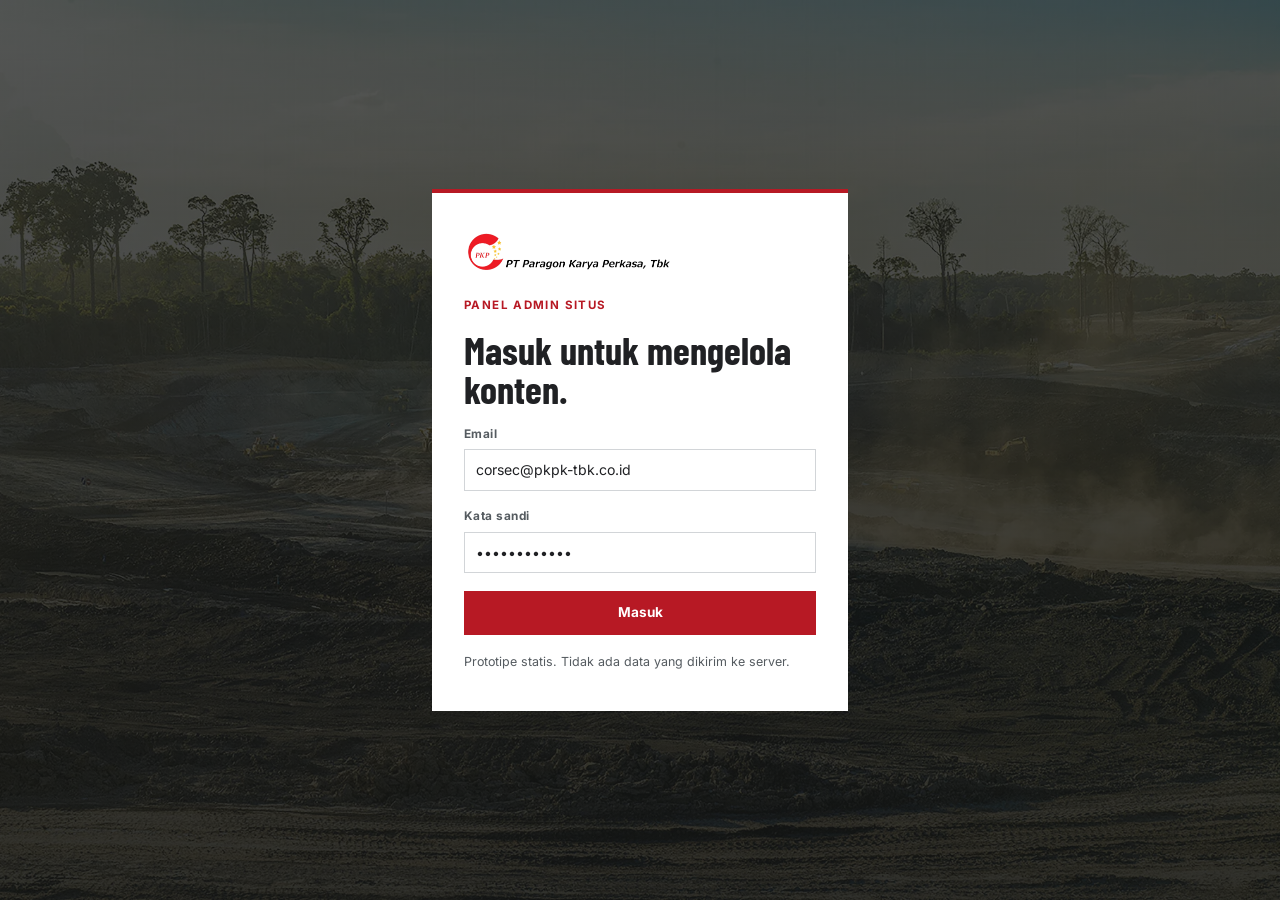
<file: admin.html>
<!doctype html>
<html lang="id">
<head>
<meta charset="UTF-8" />
<meta name="viewport" content="width=device-width, initial-scale=1" />
<meta name="robots" content="noindex, nofollow" />
<title>Admin Situs | PT Paragon Karya Perkasa Tbk</title>
<link rel="icon" type="image/png" href="assets/pkpk-mark.png" />
<link rel="preconnect" href="https://fonts.googleapis.com" />
<link rel="preconnect" href="https://fonts.gstatic.com" crossorigin />
<link href="https://fonts.googleapis.com/css2?family=Barlow+Condensed:wght@500;600;700&family=Inter:wght@400;500;600;700&display=swap" rel="stylesheet" />
<link rel="stylesheet" href="admin.css" />
</head>
<body>

<!-- Login (dummy) -->
<section class="login" id="login" aria-labelledby="login-title">
  <form class="login__card" id="login-form">
    <img class="login__logo" src="assets/logo-baru.png" alt="PT Paragon Karya Perkasa Tbk" />
    <p class="kicker">Panel admin situs</p>
    <h1 id="login-title">Masuk untuk mengelola konten.</h1>
    <label class="field"><span>Email</span><input type="email" value="corsec@pkpk-tbk.co.id" autocomplete="username" required /></label>
    <label class="field"><span>Kata sandi</span><input type="password" value="contoh-sandi" autocomplete="current-password" required /></label>
    <button class="btn btn--primary btn--block" type="submit">Masuk</button>
    <p class="hint">Prototipe statis. Tidak ada data yang dikirim ke server.</p>
  </form>
</section>

<div class="app" id="app" hidden>
  <aside class="side" aria-label="Navigasi admin">
    <a class="side__brand" href="index.html" title="Lihat situs"><img src="assets/logo-baru.png" alt="PT Paragon Karya Perkasa Tbk" /></a>
    <nav class="side__nav">
      <a href="#dasbor" data-view="dasbor"><span>Dasbor</span></a>
      <p class="side__group">Konten POJK 8/2015</p>
      <a href="#dokumen" data-view="dokumen"><span>Pusat Dokumen</span><b>18</b></a>
      <a href="#keuangan" data-view="keuangan"><span>Ikhtisar Keuangan</span><b>3</b></a>
      <a href="#saham" data-view="saham"><span>Saham &amp; Dividen</span><b>4</b></a>
      <a href="#rups" data-view="rups"><span>RUPS</span><b>3</b></a>
      <a href="#manajemen" data-view="manajemen"><span>Manajemen</span><b>2</b></a>
      <a href="#keberlanjutan" data-view="keberlanjutan"><span>Keberlanjutan</span><b>9</b></a>
      <a href="#kontak" data-view="kontak"><span>Kontak &amp; Profesi</span><b>5</b></a>
      <p class="side__group">Masuk</p>
      <a href="#wbs" data-view="wbs"><span>Whistleblowing</span><b class="is-alert">2</b></a>
    </nav>
    <div class="side__user">
      <span class="avatar" aria-hidden="true">FS</span>
      <div><strong>Fransiska Setiawan</strong><small>Sekretaris Perusahaan</small></div>
    </div>
  </aside>

  <div class="main">
    <header class="topbar">
      <div>
        <p class="kicker" id="crumb">Dasbor</p>
        <p class="topbar__note">Data contoh untuk gambaran alur kerja. Angka keuangan sesuai situs draf.</p>
      </div>
      <div class="topbar__actions">
        <a class="btn btn--ghost" href="index.html" target="_blank" rel="noopener">Lihat situs</a>
        <button class="btn btn--ghost" type="button" id="logout">Keluar</button>
      </div>
    </header>

    <main id="views">

      <!-- DASBOR -->
      <section class="view" id="view-dasbor" aria-labelledby="h-dasbor">
        <div class="view__head">
          <div><p class="kicker">Ringkasan</p><h1 id="h-dasbor">Selamat datang, Fransiska.</h1></div>
          <p>Status kepatuhan situs terhadap POJK 8/POJK.04/2015 dan tenggat unggah berikutnya. Per 4 Oktober 2026.</p>
        </div>

        <div class="stats">
          <article class="stat"><small>Kepatuhan POJK 8</small><strong>61%</strong><span>27 dari 44 butir terpenuhi</span></article>
          <article class="stat"><small>Dokumen terbit</small><strong>14</strong><span>ID dan EN</span></article>
          <article class="stat stat--warn"><small>Menunggu unggah</small><strong>18</strong><span>Ditandai "Menyusul" di situs</span></article>
          <article class="stat stat--alert"><small>Laporan WBS baru</small><strong>2</strong><span>Belum diverifikasi</span></article>
        </div>

        <div class="grid-2">
          <article class="panel">
            <header class="panel__head"><h2>Kepatuhan per pasal</h2><a href="#dokumen" data-view="dokumen" class="link">Buka dokumen</a></header>
            <ul class="bars">
              <li><span>Pasal 2–5 · Ketentuan dasar</span><b>6/7</b><i style="--v:86%"></i></li>
              <li><span>Pasal 7 · Informasi umum</span><b>7/10</b><i style="--v:70%"></i></li>
              <li><span>Pasal 8 · Investor</span><b>8/11</b><i style="--v:73%"></i></li>
              <li><span>Pasal 9 · Tata kelola</span><b>4/12</b><i style="--v:33%"></i></li>
              <li><span>Pasal 10 · Tanggung jawab sosial</span><b>2/4</b><i style="--v:50%"></i></li>
            </ul>
          </article>

          <article class="panel">
            <header class="panel__head"><h2>Tenggat unggah</h2><span class="muted">30 hari ke depan</span></header>
            <ol class="deadlines">
              <li><time>12 Okt</time><div><strong>Posisi pemegang saham September 2026</strong><span>Saham &amp; Dividen · dari laporan BAE</span></div><span class="tag tag--warn">8 hari</span></li>
              <li><time>31 Okt</time><div><strong>Laporan keuangan kuartal III 2026</strong><span>Pusat Dokumen · ID dan EN</span></div><span class="tag">27 hari</span></li>
              <li><time>3 Nov</time><div><strong>Review konten kuartalan</strong><span>Profil risiko, kontak, profil manajemen</span></div><span class="tag">30 hari</span></li>
            </ol>
          </article>
        </div>

        <div class="grid-2">
          <article class="panel">
            <header class="panel__head"><h2>Butir yang masih "Menyusul"</h2><span class="muted">Prioritas dari gap analysis</span></header>
            <ul class="todo">
              <li><a href="#dokumen" data-view="dokumen">Anggaran Dasar setelah perubahan nama 2025</a><span>Pasal 7h</span></li>
              <li><a href="#saham" data-view="saham">Skema kepemilikan sampai pemilik manfaat akhir</a><span>Pasal 7d</span></li>
              <li><a href="#keuangan" data-view="keuangan">Ikhtisar FY2021–FY2023</a><span>Pasal 8c</span></li>
              <li><a href="#kontak" data-view="kontak">Akuntan Publik dan alamat BAE</a><span>Pasal 7g</span></li>
              <li><a href="#manajemen" data-view="manajemen">Anggota Komite Nominasi dan Remunerasi</a><span>Pasal 7f</span></li>
              <li><a href="#keberlanjutan" data-view="keberlanjutan">Biaya program CSR per aspek</a><span>Pasal 10</span></li>
            </ul>
          </article>

          <article class="panel">
            <header class="panel__head"><h2>Aktivitas terbaru</h2></header>
            <ol class="feed">
              <li><time>2 Okt 2026, 16.10</time><p><strong>Fransiska Setiawan</strong> menerbitkan <em>Laporan Keuangan Konsolidasian 31 Des 2025</em> (EN).</p></li>
              <li><time>30 Sep 2026, 09.42</time><p><strong>Sistem</strong> mencatat laporan WBS baru <em>WBS-2026-015</em>.</p></li>
              <li><time>25 Sep 2026, 14.05</time><p><strong>Admin TI</strong> memperbarui ikhtisar keuangan FY2025.</p></li>
              <li><time>18 Sep 2026, 11.20</time><p><strong>Fransiska Setiawan</strong> menyimpan draf <em>Keterbukaan Informasi Pengambilalihan 2026</em>.</p></li>
            </ol>
          </article>
        </div>
      </section>

      <!-- PUSAT DOKUMEN -->
      <section class="view" id="view-dokumen" aria-labelledby="h-dokumen" hidden>
        <div class="view__head">
          <div><p class="kicker">Pasal 7h, 8, 9</p><h1 id="h-dokumen">Pusat dokumen.</h1></div>
          <div class="view__actions"><button class="btn btn--primary" type="button" data-open="drawer-upload">Unggah dokumen</button></div>
        </div>

        <div class="filters" role="search">
          <label class="field field--inline"><span>Cari</span><input type="search" id="doc-q" placeholder="Judul dokumen" /></label>
          <label class="field field--inline"><span>Kategori</span>
            <select id="doc-cat"><option value="">Semua</option><option>Laporan</option><option>Prospektus</option><option>Tata Kelola</option><option>Keterbukaan Informasi</option><option>RUPS</option></select>
          </label>
          <label class="field field--inline"><span>Status</span>
            <select id="doc-status"><option value="">Semua</option><option>Terbit</option><option>Draf</option><option>Menunggu</option></select>
          </label>
        </div>

        <div class="table-wrap">
          <table class="table" id="doc-table">
            <thead><tr><th scope="col">Dokumen</th><th scope="col">Kategori</th><th scope="col">Tahun</th><th scope="col">Bahasa</th><th scope="col">Berlaku</th><th scope="col">Status</th><th scope="col"><span class="sr">Aksi</span></th></tr></thead>
            <tbody>
              <tr data-cat="Laporan" data-status="Terbit"><th scope="row">Laporan Keuangan Konsolidasian 31 Des 2025<small>pkpk-laporan-keuangan-2025-id.pdf · 2,7 MB</small></th><td>Laporan</td><td>2025</td><td><span class="lang on">ID</span><span class="lang on">EN</span></td><td>31 Mar 2026</td><td><span class="tag tag--ok">Terbit</span></td><td><button class="btn btn--sm" type="button" data-open="drawer-upload">Ubah</button></td></tr>
              <tr data-cat="Laporan" data-status="Terbit"><th scope="row">Laporan Tahunan 2024<small>pkpk-laporan-tahunan-2024-id.pdf</small></th><td>Laporan</td><td>2024</td><td><span class="lang on">ID</span><span class="lang on">EN</span></td><td>30 Apr 2025</td><td><span class="tag tag--ok">Terbit</span></td><td><button class="btn btn--sm" type="button" data-open="drawer-upload">Ubah</button></td></tr>
              <tr data-cat="Laporan" data-status="Terbit"><th scope="row">Laporan Tahunan 2023<small>pkpk-laporan-tahunan-2023-id.pdf</small></th><td>Laporan</td><td>2023</td><td><span class="lang on">ID</span><span class="lang">EN</span></td><td>30 Apr 2024</td><td><span class="tag tag--ok">Terbit</span></td><td><button class="btn btn--sm" type="button" data-open="drawer-upload">Ubah</button></td></tr>
              <tr data-cat="Laporan" data-status="Menunggu"><th scope="row">Laporan Tahunan 2025<small>Belum ada berkas</small></th><td>Laporan</td><td>2025</td><td><span class="lang">ID</span><span class="lang">EN</span></td><td>—</td><td><span class="tag tag--warn">Menunggu</span></td><td><button class="btn btn--sm" type="button" data-open="drawer-upload">Unggah</button></td></tr>
              <tr data-cat="Laporan" data-status="Menunggu"><th scope="row">Laporan Keuangan Tengah Tahunan 2026<small>Belum ada berkas</small></th><td>Laporan</td><td>2026</td><td><span class="lang">ID</span><span class="lang">EN</span></td><td>—</td><td><span class="tag tag--warn">Menunggu</span></td><td><button class="btn btn--sm" type="button" data-open="drawer-upload">Unggah</button></td></tr>
              <tr data-cat="Prospektus" data-status="Terbit"><th scope="row">Prospektus PMHMETD I (lengkap dan ringkas)<small>pkpk-prospektus-pmhmetd-i-2023-id.pdf</small></th><td>Prospektus</td><td>2023</td><td><span class="lang on">ID</span><span class="lang">EN</span></td><td>2023</td><td><span class="tag tag--ok">Terbit</span></td><td><button class="btn btn--sm" type="button" data-open="drawer-upload">Ubah</button></td></tr>
              <tr data-cat="Prospektus" data-status="Terbit"><th scope="row">Prospektus Penawaran Umum Perdana<small>pkpk-prospektus-ipo-2007-id.pdf</small></th><td>Prospektus</td><td>2007</td><td><span class="lang on">ID</span><span class="lang">EN</span></td><td>Jul 2007</td><td><span class="tag tag--ok">Terbit</span></td><td><button class="btn btn--sm" type="button" data-open="drawer-upload">Ubah</button></td></tr>
              <tr data-cat="Tata Kelola" data-status="Menunggu"><th scope="row">Anggaran Dasar<small>Versi setelah perubahan nama 2025</small></th><td>Tata Kelola</td><td>2025</td><td><span class="lang">ID</span><span class="lang">EN</span></td><td>—</td><td><span class="tag tag--warn">Menunggu</span></td><td><button class="btn btn--sm" type="button" data-open="drawer-upload">Unggah</button></td></tr>
              <tr data-cat="Tata Kelola" data-status="Menunggu"><th scope="row">Pedoman Kerja Direksi dan Dewan Komisaris<small>Board Manual</small></th><td>Tata Kelola</td><td>—</td><td><span class="lang">ID</span><span class="lang">EN</span></td><td>—</td><td><span class="tag tag--warn">Menunggu</span></td><td><button class="btn btn--sm" type="button" data-open="drawer-upload">Unggah</button></td></tr>
              <tr data-cat="Tata Kelola" data-status="Draf"><th scope="row">Piagam Unit Audit Internal<small>pkpk-piagam-audit-internal-2023-id.pdf</small></th><td>Tata Kelola</td><td>2023</td><td><span class="lang on">ID</span><span class="lang">EN</span></td><td>2023</td><td><span class="tag">Draf</span></td><td><button class="btn btn--sm" type="button" data-open="drawer-upload">Ubah</button></td></tr>
              <tr data-cat="Tata Kelola" data-status="Menunggu"><th scope="row">Piagam Komite Audit</th><td>Tata Kelola</td><td>—</td><td><span class="lang">ID</span><span class="lang">EN</span></td><td>—</td><td><span class="tag tag--warn">Menunggu</span></td><td><button class="btn btn--sm" type="button" data-open="drawer-upload">Unggah</button></td></tr>
              <tr data-cat="Tata Kelola" data-status="Menunggu"><th scope="row">Piagam Komite Nominasi dan Remunerasi</th><td>Tata Kelola</td><td>—</td><td><span class="lang">ID</span><span class="lang">EN</span></td><td>—</td><td><span class="tag tag--warn">Menunggu</span></td><td><button class="btn btn--sm" type="button" data-open="drawer-upload">Unggah</button></td></tr>
              <tr data-cat="Tata Kelola" data-status="Menunggu"><th scope="row">Kode Etik<small>Disahkan 2015</small></th><td>Tata Kelola</td><td>2015</td><td><span class="lang">ID</span><span class="lang">EN</span></td><td>—</td><td><span class="tag tag--warn">Menunggu</span></td><td><button class="btn btn--sm" type="button" data-open="drawer-upload">Unggah</button></td></tr>
              <tr data-cat="Tata Kelola" data-status="Menunggu"><th scope="row">Kebijakan Sistem Pelaporan Pelanggaran</th><td>Tata Kelola</td><td>—</td><td><span class="lang">ID</span><span class="lang">EN</span></td><td>—</td><td><span class="tag tag--warn">Menunggu</span></td><td><button class="btn btn--sm" type="button" data-open="drawer-upload">Unggah</button></td></tr>
              <tr data-cat="Keterbukaan Informasi" data-status="Draf"><th scope="row">Pengambilalihan Perseroan oleh Resources Global Development Limited<small>Keterbukaan informasi · aksi korporasi</small></th><td>Keterbukaan Informasi</td><td>2026</td><td><span class="lang on">ID</span><span class="lang">EN</span></td><td>—</td><td><span class="tag">Draf</span></td><td><button class="btn btn--sm" type="button" data-open="drawer-upload">Ubah</button></td></tr>
              <tr data-cat="Keterbukaan Informasi" data-status="Terbit"><th scope="row">Perubahan Nama Perseroan<small>PT Perdana Karya Perkasa Tbk menjadi PT Paragon Karya Perkasa Tbk</small></th><td>Keterbukaan Informasi</td><td>2025</td><td><span class="lang on">ID</span><span class="lang on">EN</span></td><td>2025</td><td><span class="tag tag--ok">Terbit</span></td><td><button class="btn btn--sm" type="button" data-open="drawer-upload">Ubah</button></td></tr>
              <tr data-cat="RUPS" data-status="Terbit"><th scope="row">Ringkasan Risalah RUPS Tahunan 2026</th><td>RUPS</td><td>2026</td><td><span class="lang on">ID</span><span class="lang on">EN</span></td><td>2026</td><td><span class="tag tag--ok">Terbit</span></td><td><button class="btn btn--sm" type="button" data-open="drawer-upload">Ubah</button></td></tr>
            </tbody>
          </table>
          <p class="empty" id="doc-empty" hidden>Tidak ada dokumen yang cocok dengan filter.</p>
        </div>
      </section>

      <!-- IKHTISAR KEUANGAN -->
      <section class="view" id="view-keuangan" aria-labelledby="h-keuangan" hidden>
        <div class="view__head">
          <div><p class="kicker">Pasal 8c angka 3</p><h1 id="h-keuangan">Ikhtisar keuangan lima tahun.</h1></div>
          <div class="view__actions"><button class="btn btn--ghost" type="button" data-toast="Berkas CSV dibuat (contoh).">Unduh CSV</button><button class="btn btn--ghost" type="button" data-toast="Draf disimpan.">Simpan draf</button><button class="btn btn--primary" type="button" data-toast="Ikhtisar keuangan diterbitkan ke situs.">Terbitkan</button></div>
        </div>
        <p class="note">Dalam miliar rupiah kecuali dinyatakan lain. Rasio dihitung otomatis dari pos di atasnya. Kolom kosong tampil "Menyusul" di situs.</p>
        <div class="table-wrap">
          <table class="table table--input">
            <thead><tr><th scope="col">Pos</th><th scope="col">FY2025</th><th scope="col">FY2024</th><th scope="col">FY2023</th><th scope="col">FY2022</th><th scope="col">FY2021</th></tr></thead>
            <tbody>
              <tr class="group"><th colspan="6" scope="colgroup">Laba rugi</th></tr>
              <tr><th scope="row">Pendapatan</th><td><input aria-label="Pendapatan FY2025" value="749,4" /></td><td><input aria-label="Pendapatan FY2024" value="244,8" /></td><td><input aria-label="Pendapatan FY2023" /></td><td><input aria-label="Pendapatan FY2022" /></td><td><input aria-label="Pendapatan FY2021" /></td></tr>
              <tr><th scope="row">Laba bruto</th><td><input aria-label="Laba bruto FY2025" value="216,3" /></td><td><input aria-label="Laba bruto FY2024" value="93,2" /></td><td><input aria-label="Laba bruto FY2023" /></td><td><input aria-label="Laba bruto FY2022" /></td><td><input aria-label="Laba bruto FY2021" /></td></tr>
              <tr><th scope="row">Laba tahun berjalan</th><td><input aria-label="Laba tahun berjalan FY2025" value="55,7" /></td><td><input aria-label="Laba tahun berjalan FY2024" value="15,9" /></td><td><input aria-label="Laba tahun berjalan FY2023" /></td><td><input aria-label="Laba tahun berjalan FY2022" /></td><td><input aria-label="Laba tahun berjalan FY2021" /></td></tr>
              <tr><th scope="row">Laba ke pemilik entitas induk</th><td><input aria-label="Laba ke pemilik entitas induk FY2025" value="38,6" /></td><td><input aria-label="Laba ke pemilik entitas induk FY2024" value="6,6" /></td><td><input aria-label="Laba ke pemilik entitas induk FY2023" /></td><td><input aria-label="Laba ke pemilik entitas induk FY2022" /></td><td><input aria-label="Laba ke pemilik entitas induk FY2021" /></td></tr>
              <tr><th scope="row">Total laba komprehensif</th><td><input aria-label="Total laba komprehensif FY2025" value="55,6" /></td><td><input aria-label="Total laba komprehensif FY2024" value="16,1" /></td><td><input aria-label="Total laba komprehensif FY2023" /></td><td><input aria-label="Total laba komprehensif FY2022" /></td><td><input aria-label="Total laba komprehensif FY2021" /></td></tr>
              <tr><th scope="row">Laba per saham (Rp penuh)</th><td><input aria-label="Laba per saham FY2025" value="32,16" /></td><td><input aria-label="Laba per saham FY2024" value="5,50" /></td><td><input aria-label="Laba per saham FY2023" /></td><td><input aria-label="Laba per saham FY2022" /></td><td><input aria-label="Laba per saham FY2021" /></td></tr>
              <tr class="group"><th colspan="6" scope="colgroup">Posisi keuangan</th></tr>
              <tr><th scope="row">Total aset</th><td><input aria-label="Total aset FY2025" value="627,9" /></td><td><input aria-label="Total aset FY2024" value="604,8" /></td><td><input aria-label="Total aset FY2023" /></td><td><input aria-label="Total aset FY2022" /></td><td><input aria-label="Total aset FY2021" /></td></tr>
              <tr><th scope="row">Total liabilitas</th><td><input aria-label="Total liabilitas FY2025" value="316,2" /></td><td><input aria-label="Total liabilitas FY2024" value="348,7" /></td><td><input aria-label="Total liabilitas FY2023" /></td><td><input aria-label="Total liabilitas FY2022" /></td><td><input aria-label="Total liabilitas FY2021" /></td></tr>
              <tr><th scope="row">Total ekuitas</th><td><input aria-label="Total ekuitas FY2025" value="311,7" /></td><td><input aria-label="Total ekuitas FY2024" value="256,2" /></td><td><input aria-label="Total ekuitas FY2023" /></td><td><input aria-label="Total ekuitas FY2022" /></td><td><input aria-label="Total ekuitas FY2021" /></td></tr>
              <tr class="group"><th colspan="6" scope="colgroup">Rasio (otomatis)</th></tr>
              <tr class="calc"><th scope="row">Marjin laba bruto</th><td>28,9%</td><td>38,1%</td><td>—</td><td>—</td><td>—</td></tr>
              <tr class="calc"><th scope="row">Marjin laba bersih</th><td>7,4%</td><td>6,5%</td><td>—</td><td>—</td><td>—</td></tr>
              <tr class="calc"><th scope="row">ROA</th><td>8,9%</td><td>2,6%</td><td>—</td><td>—</td><td>—</td></tr>
              <tr class="calc"><th scope="row">ROE</th><td>17,9%</td><td>6,2%</td><td>—</td><td>—</td><td>—</td></tr>
              <tr class="calc"><th scope="row">Rasio lancar</th><td>0,37x</td><td>0,50x</td><td>—</td><td>—</td><td>—</td></tr>
              <tr class="calc"><th scope="row">Liabilitas terhadap ekuitas</th><td>1,01x</td><td>1,36x</td><td>—</td><td>—</td><td>—</td></tr>
              <tr class="calc"><th scope="row">Liabilitas terhadap aset</th><td>0,50x</td><td>0,58x</td><td>—</td><td>—</td><td>—</td></tr>
            </tbody>
          </table>
        </div>
        <label class="field"><span>Catatan sumber (tampil di bawah tabel)</span><input value="Sumber: Laporan Keuangan Konsolidasian per 31 Desember 2025 dan 2024 (diaudit)." /></label>
      </section>

      <!-- SAHAM -->
      <section class="view" id="view-saham" aria-labelledby="h-saham" hidden>
        <div class="view__head">
          <div><p class="kicker">Pasal 7d, 8e, 8f, 8g</p><h1 id="h-saham">Saham, kepemilikan, dan dividen.</h1></div>
          <div class="view__actions"><button class="btn btn--primary" type="button" data-open="drawer-position">Tambah posisi bulanan</button></div>
        </div>

        <div class="grid-2">
          <article class="panel">
            <header class="panel__head"><h2>Data saham</h2></header>
            <div class="form-grid">
              <label class="field"><span>Saham ditempatkan dan disetor penuh</span><input value="1.200.000.000" /></label>
              <label class="field"><span>Modal dasar (saham)</span><input value="1.500.000.000" /></label>
              <label class="field"><span>Nilai nominal (Rp)</span><input value="200" /></label>
              <label class="field"><span>Biro Administrasi Efek</span><input value="PT Raya Saham Registra" /></label>
              <label class="field field--full"><span>Obligasi dan sukuk</span><input value="Laporan keuangan 2025 tidak mencatat obligasi atau sukuk beredar." /></label>
              <label class="field field--full"><span>Dividen (riwayat atau alasan tidak membagikan)</span><textarea rows="3" placeholder="Contoh: Perseroan belum membagikan dividen karena saldo laba masih defisit."></textarea></label>
            </div>
            <div class="panel__foot"><button class="btn btn--primary" type="button" data-toast="Data saham disimpan.">Simpan</button></div>
          </article>

          <article class="panel">
            <header class="panel__head"><h2>Posisi pemegang saham bulanan</h2><span class="muted">Dari laporan BAE</span></header>
            <ul class="rows">
              <li><div><strong>31 Desember 2025</strong><span>5 pemegang saham · total 1.200.000.000</span></div><span class="tag tag--ok">Terbit</span></li>
              <li><div><strong>31 Agustus 2026</strong><span>Setelah perubahan pengendali</span></div><span class="tag">Draf</span></li>
              <li><div><strong>30 September 2026</strong><span>Tenggat 12 Okt 2026</span></div><span class="tag tag--warn">Menunggu</span></li>
            </ul>
            <header class="panel__head panel__head--sub"><h2>Skema kepemilikan</h2></header>
            <div class="upload"><strong>Unggah diagram sampai pemilik manfaat akhir</strong><span>SVG atau PNG, maks. 5 MB. Diagram HTML dibuat otomatis dari tabel entitas.</span><button class="btn btn--sm" type="button" data-toast="Pilih berkas (contoh).">Pilih berkas</button></div>
          </article>
        </div>

        <article class="panel">
          <header class="panel__head"><h2>Riwayat aksi atas saham</h2><button class="btn btn--sm" type="button" data-toast="Baris baru ditambahkan (contoh).">Tambah</button></header>
          <div class="table-wrap">
            <table class="table">
              <thead><tr><th scope="col">Tanggal</th><th scope="col">Jenis</th><th scope="col">Keterangan</th><th scope="col">Saham setelahnya</th></tr></thead>
              <tbody>
                <tr><td>2023</td><td>PMHMETD I</td><td>Penambahan modal dengan HMETD</td><td>1.200.000.000</td></tr>
                <tr><td>Jul 2007</td><td>Penawaran umum perdana</td><td>20,83% saham ditawarkan ke publik</td><td>—</td></tr>
                <tr><td colspan="4" class="muted">Pemecahan, penggabungan, saham bonus, perubahan nominal: belum ada data.</td></tr>
              </tbody>
            </table>
          </div>
        </article>
      </section>

      <!-- RUPS -->
      <section class="view" id="view-rups" aria-labelledby="h-rups" hidden>
        <div class="view__head">
          <div><p class="kicker">Pasal 8d</p><h1 id="h-rups">Rapat Umum Pemegang Saham.</h1></div>
          <div class="view__actions"><button class="btn btn--primary" type="button" data-toast="RUPS baru dibuat (contoh).">Buat RUPS</button></div>
        </div>
        <p class="note">Satu kartu per rapat. Situs menampilkan dokumen sesuai urutan di bawah, dengan tautan eASY.KSEI.</p>
        <div class="grid-2">
          <article class="panel meeting">
            <header class="panel__head"><div><h2>RUPS Tahunan 2026</h2><span class="muted">Tanggal rapat: diisi Sekretaris Perusahaan</span></div><span class="tag tag--ok">Selesai</span></header>
            <ul class="checklist">
              <li class="done"><span>Pengumuman</span><small>ID · EN</small></li>
              <li class="done"><span>Pemanggilan</span><small>ID · EN</small></li>
              <li><span>Bahan mata acara</span><button class="btn btn--sm" type="button" data-open="drawer-upload">Unggah</button></li>
              <li><span>Riwayat hidup calon</span><button class="btn btn--sm" type="button" data-open="drawer-upload">Unggah</button></li>
              <li class="done"><span>Ringkasan risalah</span><small>ID · EN</small></li>
              <li><span>Tata tertib</span><button class="btn btn--sm" type="button" data-open="drawer-upload">Unggah</button></li>
            </ul>
          </article>
          <article class="panel meeting">
            <header class="panel__head"><div><h2>RUPS Luar Biasa 2025</h2><span class="muted">Mata acara: perubahan nama Perseroan</span></div><span class="tag tag--ok">Selesai</span></header>
            <ul class="checklist">
              <li class="done"><span>Pengumuman</span><small>ID · EN</small></li>
              <li class="done"><span>Pemanggilan</span><small>ID · EN</small></li>
              <li class="done"><span>Bahan mata acara</span><small>ID</small></li>
              <li class="na"><span>Riwayat hidup calon</span><small>Tidak ada mata acara pengangkatan</small></li>
              <li class="done"><span>Ringkasan risalah</span><small>ID · EN</small></li>
              <li class="done"><span>Tata tertib</span><small>ID</small></li>
            </ul>
          </article>
        </div>
        <article class="panel">
          <header class="panel__head"><h2>Arsip risalah yang perlu dilengkapi</h2></header>
          <ul class="rows">
            <li><div><strong>RUPS Tahunan 2022</strong><span>Ringkasan risalah belum ada di situs</span></div><button class="btn btn--sm" type="button" data-open="drawer-upload">Unggah</button></li>
            <li><div><strong>RUPS Tahunan 2021</strong><span>Ringkasan risalah belum ada di situs</span></div><button class="btn btn--sm" type="button" data-open="drawer-upload">Unggah</button></li>
          </ul>
        </article>
      </section>

      <!-- MANAJEMEN -->
      <section class="view" id="view-manajemen" aria-labelledby="h-manajemen" hidden>
        <div class="view__head">
          <div><p class="kicker">Pasal 7c, 7f</p><h1 id="h-manajemen">Profil manajemen.</h1></div>
          <div class="view__actions"><button class="btn btn--primary" type="button" data-open="drawer-person">Tambah profil</button></div>
        </div>
        <p class="note">Kolom kelengkapan mengikuti isi wajib profil: foto, pendidikan, riwayat jabatan termasuk rangkap jabatan, dan hubungan afiliasi.</p>
        <div class="table-wrap">
          <table class="table">
            <thead><tr><th scope="col">Nama</th><th scope="col">Jabatan</th><th scope="col">Foto</th><th scope="col">Pendidikan</th><th scope="col">Riwayat &amp; rangkap</th><th scope="col">Afiliasi</th><th scope="col"><span class="sr">Aksi</span></th></tr></thead>
            <tbody>
              <tr><th scope="row">Suki</th><td>Presiden Komisaris</td><td class="ok">Ada</td><td class="ok">Ada</td><td class="ok">Ada</td><td class="ok">Ada</td><td><button class="btn btn--sm" type="button" data-open="drawer-person">Ubah</button></td></tr>
              <tr><th scope="row">Yeo Tze Khern</th><td>Komisaris</td><td class="ok">Ada</td><td class="ok">Ada</td><td class="ok">Ada</td><td class="warn">Perlu konfirmasi</td><td><button class="btn btn--sm" type="button" data-open="drawer-person">Ubah</button></td></tr>
              <tr><th scope="row">Sammy Tony Saul Lalamentik</th><td>Komisaris Independen · Ketua Komite Audit</td><td class="ok">Ada</td><td class="ok">Ada</td><td class="ok">Ada</td><td class="ok">Ada</td><td><button class="btn btn--sm" type="button" data-open="drawer-person">Ubah</button></td></tr>
              <tr><th scope="row">Haryanto Sofian</th><td>Direktur Utama</td><td class="ok">Ada</td><td class="ok">Ada</td><td class="ok">Ada</td><td class="ok">Ada</td><td><button class="btn btn--sm" type="button" data-open="drawer-person">Ubah</button></td></tr>
              <tr><th scope="row">Bambang Subagio Wiyono</th><td>Direktur</td><td class="ok">Ada</td><td class="ok">Ada</td><td class="ok">Ada</td><td class="ok">Ada</td><td><button class="btn btn--sm" type="button" data-open="drawer-person">Ubah</button></td></tr>
              <tr><th scope="row">Agus Satria Utara</th><td>Direktur</td><td class="ok">Ada</td><td class="ok">Ada</td><td class="ok">Ada</td><td class="ok">Ada</td><td><button class="btn btn--sm" type="button" data-open="drawer-person">Ubah</button></td></tr>
              <tr><th scope="row">Fransiska Setiawan</th><td>Sekretaris Perusahaan</td><td class="ok">Ada</td><td class="warn">Kosong</td><td class="warn">Kosong</td><td class="ok">Ada</td><td><button class="btn btn--sm" type="button" data-open="drawer-person">Ubah</button></td></tr>
              <tr><th scope="row">Bagoes Adiyoga Koesasi</th><td>Kepala Audit Internal</td><td class="warn">Kosong</td><td class="warn">Kosong</td><td class="warn">Kosong</td><td class="ok">Ada</td><td><button class="btn btn--sm" type="button" data-open="drawer-person">Ubah</button></td></tr>
              <tr><th scope="row">Ferianto, SE, MM</th><td>Anggota Komite Audit</td><td class="ok">Ada</td><td class="ok">Ada</td><td class="ok">Ada</td><td class="ok">Ada</td><td><button class="btn btn--sm" type="button" data-open="drawer-person">Ubah</button></td></tr>
              <tr><th scope="row">Ari Binsar</th><td>Anggota Komite Audit</td><td class="ok">Ada</td><td class="ok">Ada</td><td class="ok">Ada</td><td class="ok">Ada</td><td><button class="btn btn--sm" type="button" data-open="drawer-person">Ubah</button></td></tr>
              <tr><th scope="row" class="muted">Belum diisi</th><td>Komite Nominasi dan Remunerasi</td><td class="warn">—</td><td class="warn">—</td><td class="warn">—</td><td class="warn">—</td><td><button class="btn btn--sm" type="button" data-open="drawer-person">Isi</button></td></tr>
            </tbody>
          </table>
        </div>
        <article class="panel">
          <header class="panel__head"><h2>Struktur organisasi</h2><span class="tag tag--warn">Menunggu</span></header>
          <div class="upload"><strong>Unggah bagan organisasi</strong><span>Situs menampilkannya sebagai diagram berlabel, bukan gambar tanpa judul.</span><button class="btn btn--sm" type="button" data-toast="Pilih berkas (contoh).">Pilih berkas</button></div>
        </article>
      </section>

      <!-- KEBERLANJUTAN -->
      <section class="view" id="view-keberlanjutan" aria-labelledby="h-keberlanjutan" hidden>
        <div class="view__head">
          <div><p class="kicker">Pasal 10</p><h1 id="h-keberlanjutan">Tanggung jawab sosial perusahaan.</h1></div>
          <div class="view__actions"><button class="btn btn--primary" type="button" data-toast="Konten keberlanjutan disimpan.">Simpan semua</button></div>
        </div>
        <p class="note">Setiap aspek wajib memuat kebijakan, jenis program, dan biaya yang dikeluarkan. Isi dari Laporan Tahunan atau Laporan Keberlanjutan.</p>
        <div class="aspects">
          <article class="panel aspect">
            <header class="panel__head"><h2><span class="num">01</span>Lingkungan hidup</h2><span class="tag tag--warn">2 kosong</span></header>
            <label class="field"><span>Kebijakan</span><textarea rows="3" placeholder="Kebijakan lingkungan Perseroan"></textarea></label>
            <label class="field"><span>Program</span><textarea rows="3">Reklamasi dan pascatambang; pengelolaan limbah dan air tambang.</textarea></label>
            <div class="form-grid"><label class="field"><span>Biaya 2025 (Rp miliar)</span><input placeholder="0,0" /></label><label class="field"><span>Jaminan reklamasi (Rp miliar)</span><input value="27,2" /></label></div>
          </article>
          <article class="panel aspect">
            <header class="panel__head"><h2><span class="num">02</span>K3 dan ketenagakerjaan</h2><span class="tag tag--warn">3 kosong</span></header>
            <label class="field"><span>Kebijakan K3</span><textarea rows="3" placeholder="Kebijakan keselamatan dan kesehatan kerja"></textarea></label>
            <div class="form-grid"><label class="field"><span>Karyawan tetap</span><input value="135" /></label><label class="field"><span>Jam kerja tanpa kecelakaan</span><input placeholder="0" /></label><label class="field"><span>Sertifikasi</span><input placeholder="Mis. SMK3" /></label><label class="field"><span>Biaya 2025 (Rp miliar)</span><input placeholder="0,0" /></label></div>
          </article>
          <article class="panel aspect">
            <header class="panel__head"><h2><span class="num">03</span>Sosial kemasyarakatan</h2><span class="tag tag--warn">3 kosong</span></header>
            <label class="field"><span>Kebijakan</span><textarea rows="3" placeholder="Kebijakan pengembangan masyarakat"></textarea></label>
            <label class="field"><span>Program</span><textarea rows="3" placeholder="Program untuk masyarakat sekitar area operasi"></textarea></label>
            <label class="field"><span>Biaya 2025 (Rp miliar)</span><input placeholder="0,0" /></label>
          </article>
          <article class="panel aspect">
            <header class="panel__head"><h2><span class="num">04</span>Tanggung jawab layanan</h2><span class="tag tag--warn">1 kosong</span></header>
            <label class="field"><span>Standar mutu</span><textarea rows="3" placeholder="Standar mutu kepada pembeli batubara dan mitra jasa"></textarea></label>
            <label class="field"><span>Saluran keluhan pelanggan</span><input value="marketing@pkpk-tbk.co.id · 021-29181077" /></label>
          </article>
        </div>
      </section>

      <!-- KONTAK & PROFESI -->
      <section class="view" id="view-kontak" aria-labelledby="h-kontak" hidden>
        <div class="view__head">
          <div><p class="kicker">Pasal 7a, 7g</p><h1 id="h-kontak">Kontak dan profesi penunjang.</h1></div>
          <div class="view__actions"><button class="btn btn--primary" type="button" data-toast="Kontak disimpan.">Simpan</button></div>
        </div>
        <div class="grid-2">
          <article class="panel">
            <header class="panel__head"><h2>Kontak perusahaan</h2></header>
            <div class="form-grid">
              <label class="field field--full"><span>Kantor pusat</span><textarea rows="2">The Bellezza Permata Hijau, Office Tower Lt. 15, 15 OF-1, Jl. Letjen Soepeno No. 34, Jakarta Selatan 12210</textarea></label>
              <label class="field"><span>Telepon</span><input value="021-29181077" /></label>
              <label class="field"><span>Faksimile</span><input placeholder="Belum diisi" /></label>
              <label class="field"><span>Email bisnis</span><input value="marketing@pkpk-tbk.co.id" /></label>
              <label class="field"><span>Email Sekretaris Perusahaan / IR</span><input placeholder="Belum diisi" /></label>
              <label class="field field--full"><span>Lokasi operasi Kalimantan Timur</span><textarea rows="2" placeholder="Alamat lengkap lokasi operasi"></textarea></label>
              <label class="field field--full"><span>Titik peta (lintang, bujur)</span><input placeholder="-0,5, 117,1" /></label>
            </div>
          </article>
          <article class="panel">
            <header class="panel__head"><h2>Profesi penunjang pasar modal</h2></header>
            <div class="form-grid">
              <label class="field field--full"><span>Biro Administrasi Efek</span><input value="PT Raya Saham Registra" /></label>
              <label class="field field--full"><span>Alamat BAE</span><input placeholder="Belum diisi" /></label>
              <label class="field field--full"><span>Akuntan Publik tahun berjalan</span><input placeholder="Nama KAP dari laporan auditor 2025" /></label>
              <label class="field field--full"><span>Alamat KAP</span><input placeholder="Belum diisi" /></label>
              <label class="field field--full"><span>Notaris</span><input placeholder="Belum diisi" /></label>
              <label class="field field--full"><span>Pemeringkat Efek dan Wali Amanat</span><input value="Tidak ada efek utang beredar" /></label>
            </div>
          </article>
        </div>
      </section>

      <!-- WHISTLEBLOWING -->
      <section class="view" id="view-wbs" aria-labelledby="h-wbs" hidden>
        <div class="view__head">
          <div><p class="kicker">Pasal 9i</p><h1 id="h-wbs">Laporan pelanggaran.</h1></div>
          <p>Identitas pelapor tidak ditampilkan. Hanya pengelola WBS dan Komite Audit yang dapat membuka modul ini.</p>
        </div>
        <div class="wbs">
          <ul class="tickets" role="list">
            <li><button type="button" class="ticket is-active" data-ticket="0"><strong>WBS-2026-015</strong><span>Dugaan benturan kepentingan pengadaan</span><span class="tag tag--alert">Baru</span></button></li>
            <li><button type="button" class="ticket" data-ticket="1"><strong>WBS-2026-014</strong><span>Pelanggaran prosedur K3 kontraktor</span><span class="tag tag--alert">Baru</span></button></li>
            <li><button type="button" class="ticket" data-ticket="2"><strong>WBS-2026-011</strong><span>Penggunaan aset perusahaan</span><span class="tag tag--warn">Investigasi</span></button></li>
            <li><button type="button" class="ticket" data-ticket="3"><strong>WBS-2026-007</strong><span>Gratifikasi dari pemasok</span><span class="tag tag--ok">Selesai</span></button></li>
          </ul>
          <article class="panel ticket-detail" aria-live="polite">
            <header class="panel__head"><div><h2 id="t-id">WBS-2026-015</h2><span class="muted" id="t-date">Diterima 30 Sep 2026 · melalui formulir anonim</span></div><span class="tag tag--alert" id="t-status">Baru</span></header>
            <p id="t-body">Pelapor menyampaikan dugaan bahwa pemenang tender sewa alat berat memiliki hubungan keluarga dengan pejabat pengadaan. Pelapor melampirkan dua dokumen pendukung.</p>
            <ol class="steps">
              <li class="is-done">Laporan diterima</li>
              <li>Verifikasi awal</li>
              <li>Investigasi</li>
              <li>Tindak lanjut</li>
            </ol>
            <div class="form-grid">
              <label class="field"><span>Status</span><select id="t-select"><option>Baru</option><option>Verifikasi awal</option><option>Investigasi</option><option>Selesai</option></select></label>
              <label class="field"><span>Ditangani oleh</span><select><option>Unit Audit Internal</option><option>Komite Audit</option></select></label>
              <label class="field field--full"><span>Pesan ke pelapor (melalui nomor tiket)</span><textarea rows="3" placeholder="Pelapor membaca pesan ini dengan memasukkan nomor tiket."></textarea></label>
            </div>
            <div class="panel__foot"><button class="btn btn--primary" type="button" data-toast="Status laporan diperbarui.">Perbarui</button></div>
          </article>
        </div>
      </section>
    </main>
  </div>
</div>

<!-- Drawer: unggah dokumen -->
<div class="drawer" id="drawer-upload" role="dialog" aria-modal="true" aria-labelledby="du-title" hidden>
  <form class="drawer__panel">
    <header class="drawer__head"><h2 id="du-title">Unggah dokumen</h2><button class="btn btn--sm btn--ghost" type="button" data-close>Tutup</button></header>
    <label class="field"><span>Judul (ID)</span><input placeholder="Laporan Keuangan Kuartal III 2026" required /></label>
    <label class="field"><span>Judul (EN)</span><input placeholder="Q3 2026 Financial Statements" required /></label>
    <div class="form-grid">
      <label class="field"><span>Kategori</span><select><option>Laporan</option><option>Prospektus</option><option>Tata Kelola</option><option>Keterbukaan Informasi</option><option>RUPS</option></select></label>
      <label class="field"><span>Tahun</span><input value="2026" inputmode="numeric" /></label>
      <label class="field"><span>Berlaku sejak</span><input type="date" /></label>
      <label class="field"><span>Dasar POJK</span><select><option>Pasal 8c</option><option>Pasal 8b</option><option>Pasal 7h</option><option>Pasal 9</option><option>Pasal 8d</option><option>Pasal 8i–8j</option></select></label>
    </div>
    <label class="field"><span>Berkas bahasa Indonesia (PDF)</span><input type="file" accept="application/pdf" /></label>
    <label class="field"><span>Berkas bahasa Inggris (PDF)</span><input type="file" accept="application/pdf" /></label>
    <p class="hint">Nama berkas dibuat otomatis, misalnya pkpk-laporan-keuangan-q3-2026-id.pdf.</p>
    <footer class="drawer__foot"><button class="btn btn--ghost" type="button" data-close data-toast="Disimpan sebagai draf.">Simpan draf</button><button class="btn btn--primary" type="submit">Terbitkan</button></footer>
  </form>
</div>

<!-- Drawer: posisi pemegang saham -->
<div class="drawer" id="drawer-position" role="dialog" aria-modal="true" aria-labelledby="dp-title" hidden>
  <form class="drawer__panel">
    <header class="drawer__head"><h2 id="dp-title">Posisi pemegang saham</h2><button class="btn btn--sm btn--ghost" type="button" data-close>Tutup</button></header>
    <label class="field"><span>Posisi per tanggal</span><input type="date" value="2026-09-30" /></label>
    <div class="table-wrap">
      <table class="table table--input">
        <thead><tr><th scope="col">Pemegang saham</th><th scope="col">Saham</th><th scope="col">%</th></tr></thead>
        <tbody>
          <tr><td><input aria-label="Nama pemegang saham 1" value="Resources Global Development Limited" /></td><td><input aria-label="Jumlah saham 1" value="612.000.000" /></td><td>51,00</td></tr>
          <tr><td><input aria-label="Nama pemegang saham 2" value="PT Deli Pratama Nusantara" /></td><td><input aria-label="Jumlah saham 2" value="288.000.000" /></td><td>24,00</td></tr>
          <tr><td><input aria-label="Nama pemegang saham 3" value="Masyarakat" /></td><td><input aria-label="Jumlah saham 3" value="300.000.000" /></td><td>25,00</td></tr>
        </tbody>
      </table>
    </div>
    <p class="hint">Angka contoh. Isi dari laporan bulanan Biro Administrasi Efek.</p>
    <label class="field"><span>Laporan BAE (PDF)</span><input type="file" accept="application/pdf" /></label>
    <footer class="drawer__foot"><button class="btn btn--ghost" type="button" data-close>Batal</button><button class="btn btn--primary" type="submit">Terbitkan</button></footer>
  </form>
</div>

<!-- Drawer: profil -->
<div class="drawer" id="drawer-person" role="dialog" aria-modal="true" aria-labelledby="dpe-title" hidden>
  <form class="drawer__panel">
    <header class="drawer__head"><h2 id="dpe-title">Ubah profil</h2><button class="btn btn--sm btn--ghost" type="button" data-close>Tutup</button></header>
    <div class="form-grid">
      <label class="field"><span>Nama</span><input value="Yeo Tze Khern" /></label>
      <label class="field"><span>Jabatan</span><select><option>Komisaris</option><option>Presiden Komisaris</option><option>Komisaris Independen</option><option>Direktur Utama</option><option>Direktur</option><option>Sekretaris Perusahaan</option><option>Kepala Audit Internal</option><option>Anggota Komite</option></select></label>
      <label class="field"><span>Menjabat sejak</span><input type="date" /></label>
      <label class="field check"><input type="checkbox" /><span>Tandai sebagai independen</span></label>
    </div>
    <label class="field"><span>Foto</span><input type="file" accept="image/*" /></label>
    <label class="field"><span>Pendidikan (ID)</span><textarea rows="2"></textarea></label>
    <label class="field"><span>Riwayat jabatan, termasuk rangkap jabatan (ID)</span><textarea rows="3">Chief Financial Officer, Resources Global Development Limited.</textarea></label>
    <label class="field"><span>Hubungan afiliasi (ID)</span><textarea rows="2" placeholder="Wajib diisi. Konfirmasi ulang: juga menjabat CFO pemegang 51% saham."></textarea></label>
    <p class="hint">Versi bahasa Inggris diisi di tab EN setelah disimpan.</p>
    <footer class="drawer__foot"><button class="btn btn--ghost" type="button" data-close>Batal</button><button class="btn btn--primary" type="submit">Simpan</button></footer>
  </form>
</div>

<div class="toast" id="toast" role="status" aria-live="polite" hidden></div>

<script>
const $ = (s, el = document) => el.querySelector(s);
const $$ = (s, el = document) => [...el.querySelectorAll(s)];
const app = $('#app'), login = $('#login');

function toast(msg) {
  const t = $('#toast');
  t.textContent = msg; t.hidden = false;
  clearTimeout(toast.timer);
  toast.timer = setTimeout(() => { t.hidden = true; }, 2600);
}

function show(view) {
  if (!$('#view-' + view)) view = 'dasbor';
  $$('.view').forEach(v => { v.hidden = v.id !== 'view-' + view; });
  $$('.side__nav a').forEach(a => a.classList.toggle('is-active', a.dataset.view === view));
  $('#crumb').textContent = $('.side__nav a[data-view="' + view + '"] span').textContent;
  window.scrollTo(0, 0);
}

function enter() { login.hidden = true; app.hidden = false; show(location.hash.slice(1)); }
$('#login-form').addEventListener('submit', e => { e.preventDefault(); sessionStorage.setItem('pkpk-admin', '1'); enter(); });
$('#logout').addEventListener('click', () => { sessionStorage.removeItem('pkpk-admin'); app.hidden = true; login.hidden = false; });
try { if (sessionStorage.getItem('pkpk-admin')) enter(); } catch (e) {}
addEventListener('hashchange', () => { if (!app.hidden) show(location.hash.slice(1)); });

// Drawers
let opener = null;
document.addEventListener('click', e => {
  const open = e.target.closest('[data-open]');
  if (open) { opener = open; const d = $('#' + open.dataset.open); d.hidden = false; $('input, select, textarea', d).focus(); }
  const close = e.target.closest('[data-close]') || (e.target.classList.contains('drawer') && e.target);
  if (close) { close.closest('.drawer').hidden = true; opener && opener.focus(); }
  const t = e.target.closest('[data-toast]');
  if (t) toast(t.dataset.toast);
});
document.addEventListener('keydown', e => {
  if (e.key !== 'Escape') return;
  const d = $$('.drawer').find(d => !d.hidden);
  if (d) { d.hidden = true; opener && opener.focus(); }
});
$$('.drawer form').forEach(f => f.addEventListener('submit', e => {
  e.preventDefault(); f.closest('.drawer').hidden = true; toast('Tersimpan dan diterbitkan (contoh).');
}));

// Document filter
function filterDocs() {
  const q = $('#doc-q').value.toLowerCase(), c = $('#doc-cat').value, s = $('#doc-status').value;
  let n = 0;
  $$('#doc-table tbody tr').forEach(r => {
    const ok = r.textContent.toLowerCase().includes(q) && (!c || r.dataset.cat === c) && (!s || r.dataset.status === s);
    r.hidden = !ok; n += ok;
  });
  $('#doc-empty').hidden = n > 0;
}
['#doc-q', '#doc-cat', '#doc-status'].forEach(s => $(s).addEventListener('input', filterDocs));

// WBS tickets
const tickets = [
  ['WBS-2026-015', 'Diterima 30 Sep 2026 · melalui formulir anonim', 'Baru', 'alert', 1, 'Pelapor menyampaikan dugaan bahwa pemenang tender sewa alat berat memiliki hubungan keluarga dengan pejabat pengadaan. Pelapor melampirkan dua dokumen pendukung.'],
  ['WBS-2026-014', 'Diterima 27 Sep 2026 · melalui email WBS', 'Baru', 'alert', 1, 'Kontraktor di area stockpile dilaporkan tidak memakai APD lengkap saat pemuatan malam hari.'],
  ['WBS-2026-011', 'Diterima 2 Sep 2026 · melalui formulir anonim', 'Investigasi', 'warn', 3, 'Dugaan penggunaan kendaraan operasional untuk keperluan pribadi di luar jam kerja.'],
  ['WBS-2026-007', 'Diterima 14 Jul 2026 · melalui formulir anonim', 'Selesai', 'ok', 4, 'Dugaan pemberian hadiah dari pemasok suku cadang. Investigasi selesai, sanksi tercatat, pelapor telah diberi tahu.']
];
$$('.ticket').forEach(b => b.addEventListener('click', () => {
  const [id, date, st, tone, step, body] = tickets[b.dataset.ticket];
  $$('.ticket').forEach(x => x.classList.toggle('is-active', x === b));
  $('#t-id').textContent = id; $('#t-date').textContent = date; $('#t-body').textContent = body;
  $('#t-select').value = st;
  $('#t-status').textContent = st; $('#t-status').className = 'tag tag--' + tone;
  $$('.steps li').forEach((li, i) => li.classList.toggle('is-done', i < step));
}));
</script>
</body>
</html>
</file>
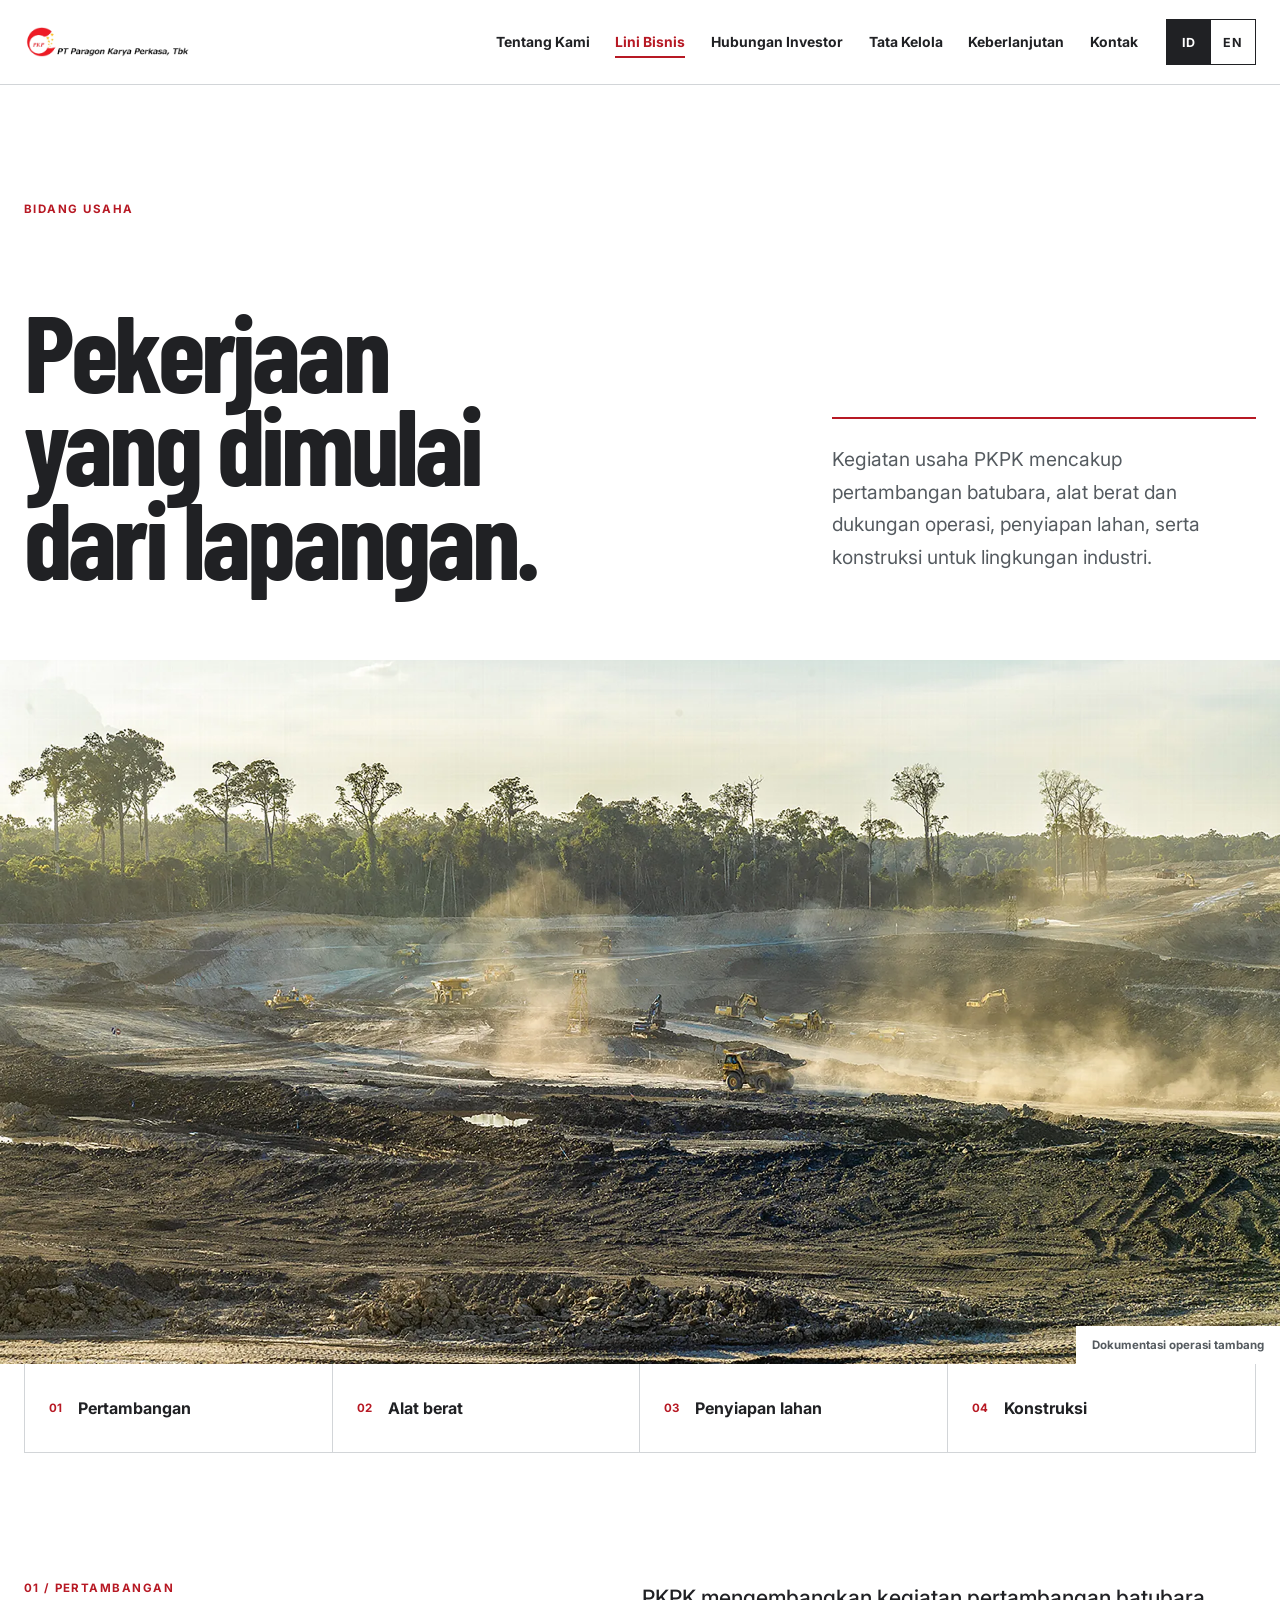
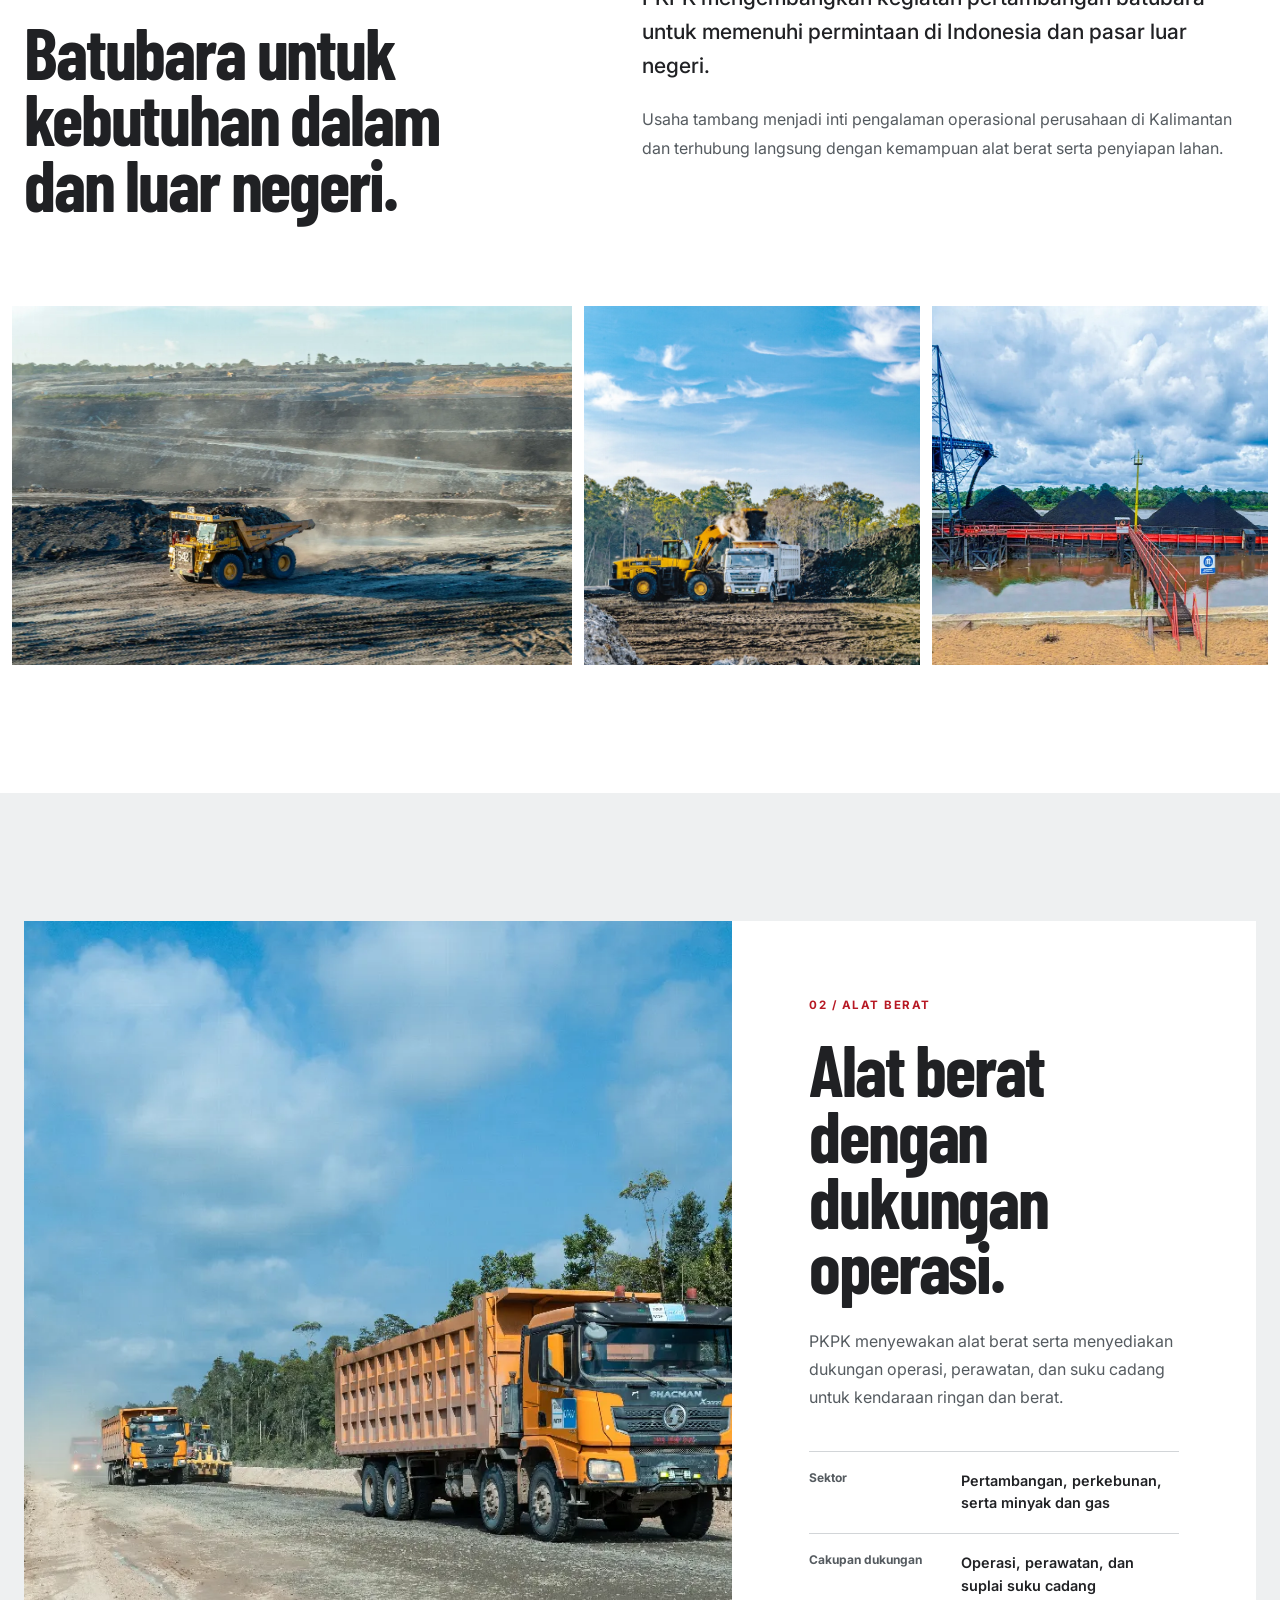
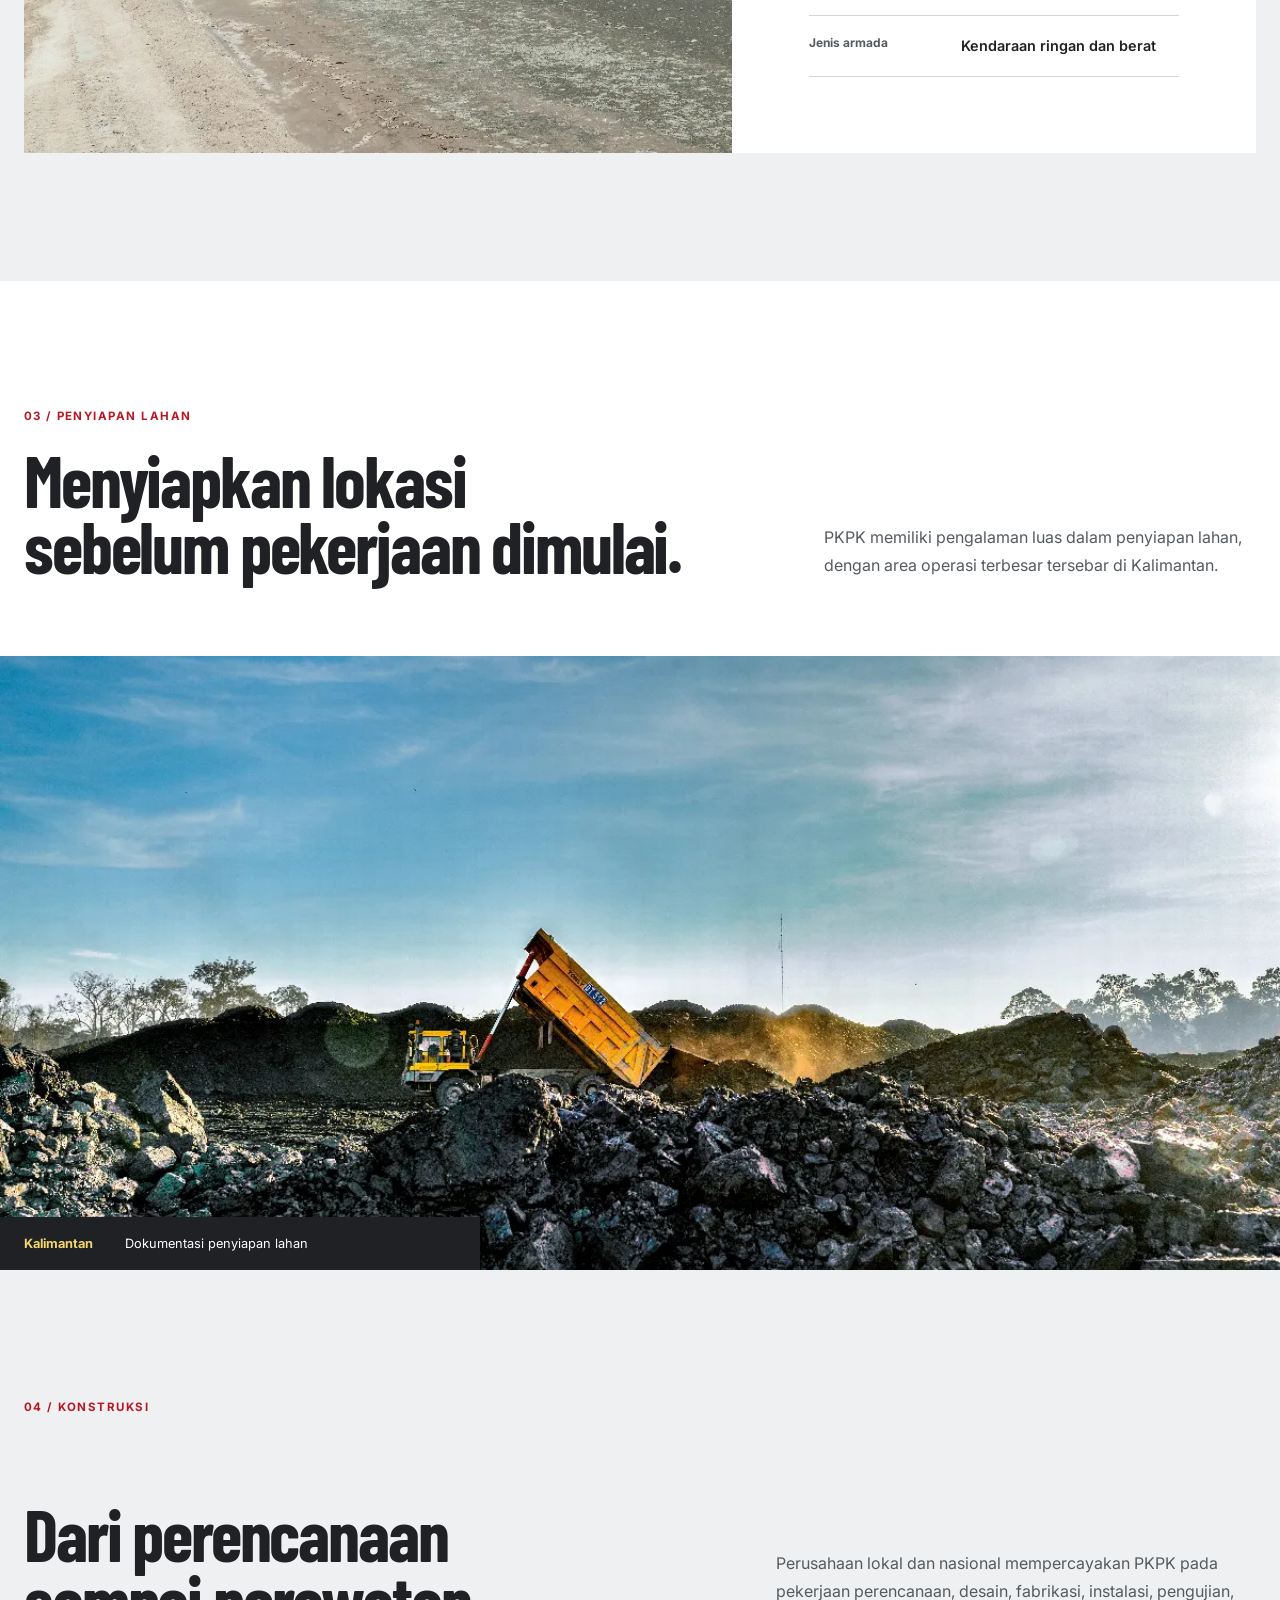
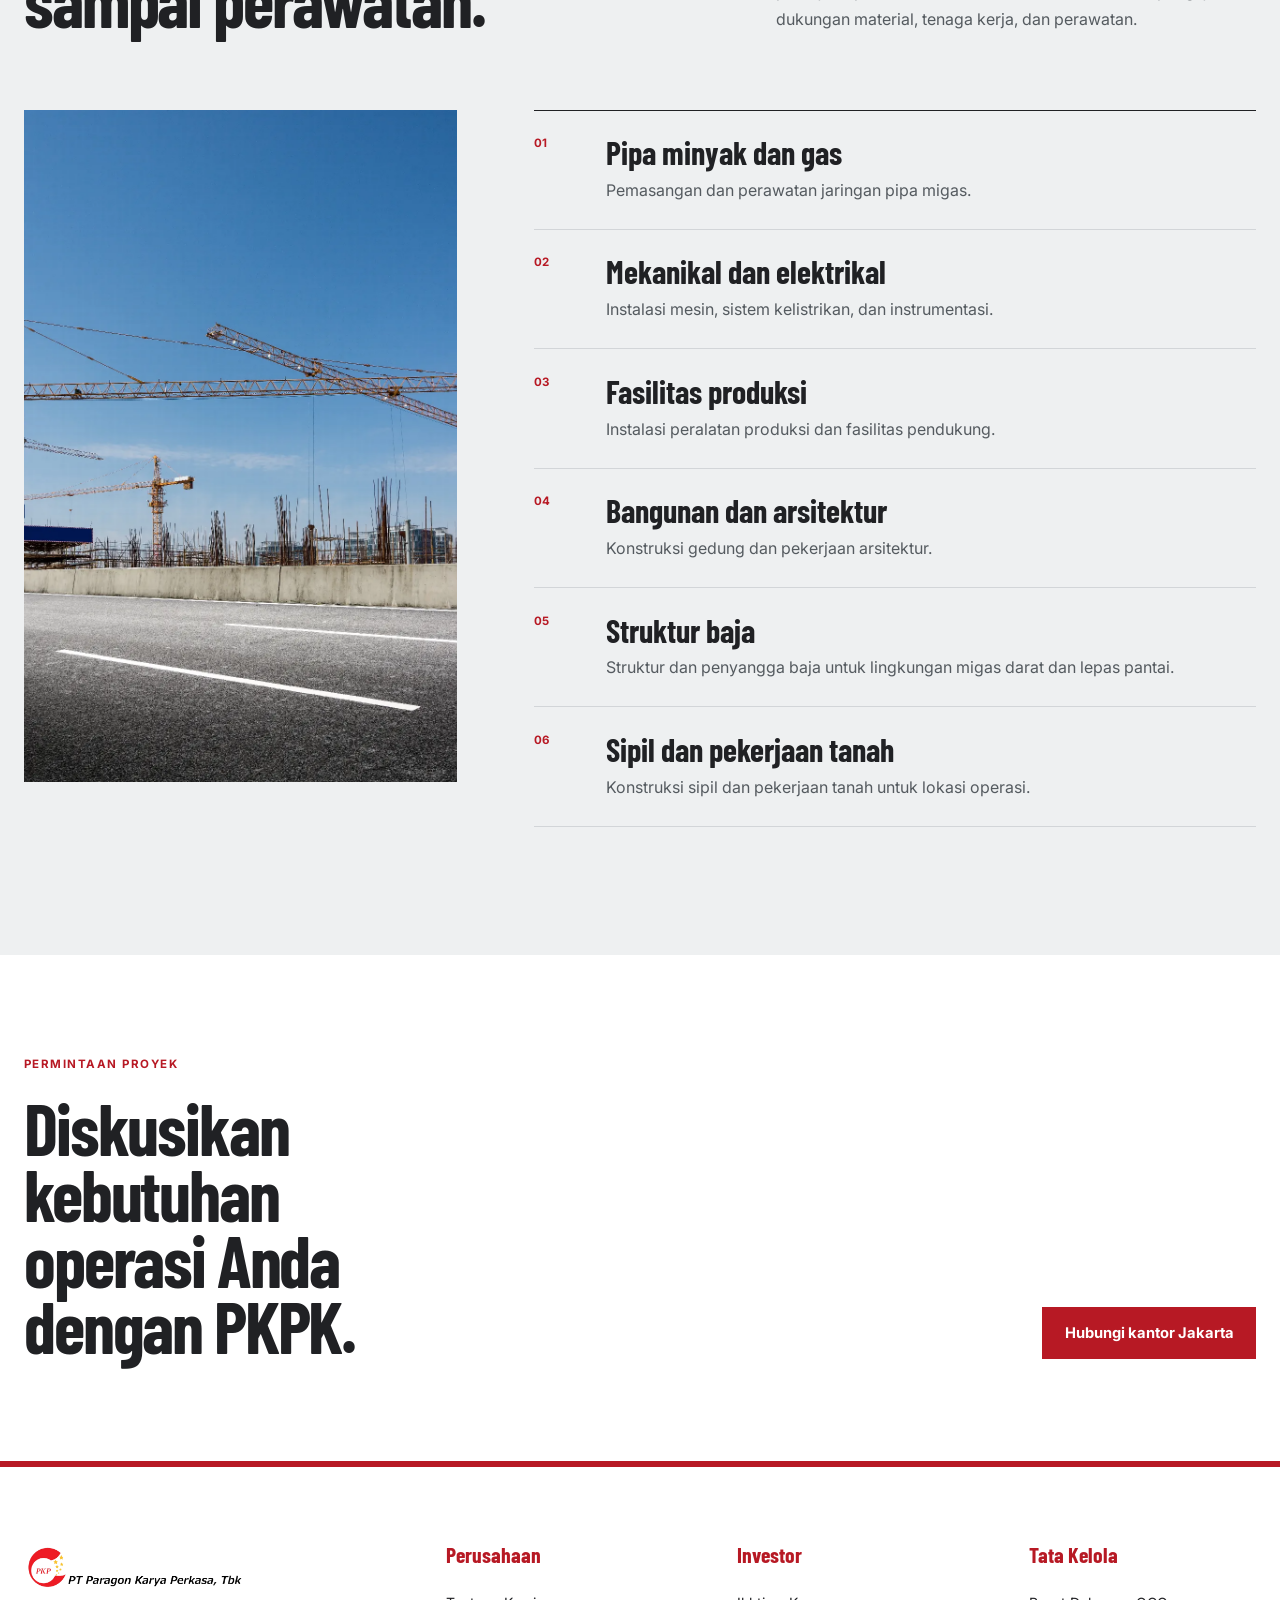
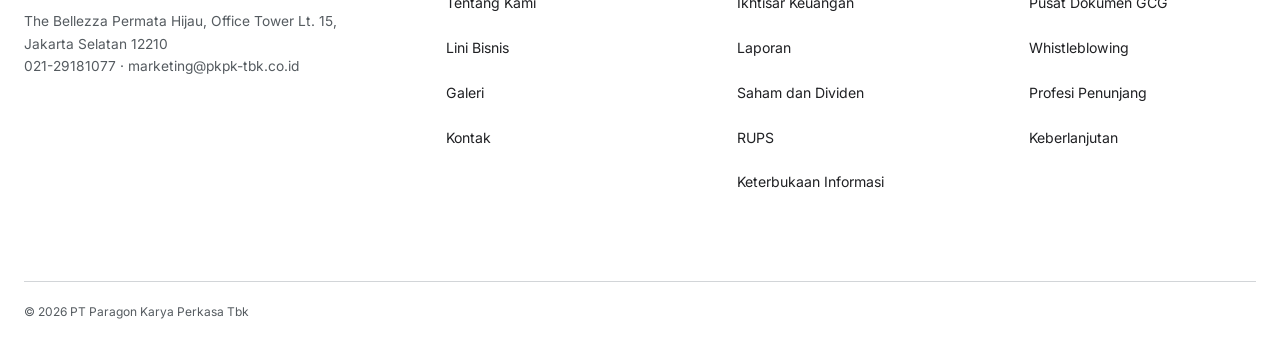
<file: business.html>
<!doctype html>
<html lang="id" data-title-id="Lini Bisnis | PT Paragon Karya Perkasa Tbk" data-title-en="Business | PT Paragon Karya Perkasa Tbk">
<head>
  <meta charset="UTF-8" />
  <meta name="viewport" content="width=device-width, initial-scale=1" />
  <script>try{if(localStorage.getItem('pkpk-lang')==='en')document.documentElement.lang='en'}catch(e){}</script>
  <meta name="description" content="Bidang usaha PT Paragon Karya Perkasa Tbk: pertambangan, sewa dan dukungan alat berat, penyiapan lahan, dan konstruksi." />
  <meta name="theme-color" content="#b71924" />
  <meta property="og:title" content="Lini Bisnis | PKPK" />
  <meta property="og:image" content="assets/hero-tambang.webp" />
  <title>Lini Bisnis | PT Paragon Karya Perkasa Tbk</title>
  <link rel="icon" type="image/png" href="assets/logo-baru.png" />
  <link rel="preconnect" href="https://fonts.googleapis.com" />
  <link rel="preconnect" href="https://fonts.gstatic.com" crossorigin />
  <link href="https://fonts.googleapis.com/css2?family=Barlow+Condensed:wght@500;600;700&family=Inter:wght@400;500;600;700&display=swap" rel="stylesheet" />
  <link rel="stylesheet" href="styles.css" />
  <link rel="stylesheet" href="business.css" />
</head>
<body id="top" class="services-page">
  <a class="skip-link" href="#main-content"><span lang="id">Langsung ke konten</span><span lang="en">Skip to content</span></a>
  <header class="site-header">
    <div class="site-header__inner page-shell">
      <a class="brand" href="index.html" aria-label="Paragon Karya Perkasa, ke beranda" data-label-id="Paragon Karya Perkasa, ke beranda" data-label-en="Paragon Karya Perkasa, go to the home page"><img src="assets/logo-baru.png" width="180" height="33" alt="" /></a>
      <button class="menu-toggle" type="button" aria-controls="site-menu" aria-expanded="false" data-menu-button><span>Menu</span><span class="menu-toggle__bars" aria-hidden="true"></span></button>
      <nav id="site-menu" class="site-nav" aria-label="Navigasi utama" data-label-id="Navigasi utama" data-label-en="Main navigation" data-menu>
        <a href="about.html" data-menu-link><span lang="id">Tentang Kami</span><span lang="en">About Us</span></a>
        <a href="business.html" aria-current="page" data-menu-link><span lang="id">Lini Bisnis</span><span lang="en">Business</span></a>
        <a href="investor.html" data-menu-link><span lang="id">Hubungan Investor</span><span lang="en">Investor Relations</span></a>
        <a href="governance.html" data-menu-link><span lang="id">Tata Kelola</span><span lang="en">Governance</span></a>
        <a href="sustainability.html" data-menu-link><span lang="id">Keberlanjutan</span><span lang="en">Sustainability</span></a>
        <a href="index.html#contact" data-menu-link><span lang="id">Kontak</span><span lang="en">Contact</span></a>
      </nav>
      <div class="lang-switch" role="group" aria-label="Bahasa / Language"><button type="button" data-lang-set="id" aria-pressed="true">ID</button><button type="button" data-lang-set="en" aria-pressed="false">EN</button></div>
    </div>
  </header>

  <main id="main-content">
    <section class="services-hero" aria-labelledby="services-title">
      <div class="page-shell services-hero__copy"><p class="kicker"><span lang="id">Bidang usaha</span><span lang="en">Business areas</span></p><h1 id="services-title"><span lang="id">Pekerjaan yang dimulai dari lapangan.</span><span lang="en">Work that starts on the ground.</span></h1><p><span lang="id">Kegiatan usaha PKPK mencakup pertambangan batubara, alat berat dan dukungan operasi, penyiapan lahan, serta konstruksi untuk lingkungan industri.</span><span lang="en">PKPK's business activities cover coal mining, equipment and operational support, land preparation, and construction for industrial environments.</span></p></div>
      <figure class="services-hero__media"><img src="assets/hero-tambang.webp" width="1920" height="1277" alt="Pemandangan luas operasi tambang terbuka" data-alt-id="Pemandangan luas operasi tambang terbuka" data-alt-en="Wide view of an open-pit mining operation" fetchpriority="high" /><figcaption><span lang="id">Dokumentasi operasi tambang</span><span lang="en">Mining operations documentation</span></figcaption></figure>
      <nav class="page-shell services-index" aria-label="Bidang usaha di halaman ini" data-label-id="Bidang usaha di halaman ini" data-label-en="Business areas on this page"><a href="#mining"><span>01</span><span lang="id">Pertambangan</span><span lang="en">Mining</span></a><a href="#equipment"><span>02</span><span lang="id">Alat berat</span><span lang="en">Equipment</span></a><a href="#land"><span>03</span><span lang="id">Penyiapan lahan</span><span lang="en">Land preparation</span></a><a href="#construction"><span>04</span><span lang="id">Konstruksi</span><span lang="en">Construction</span></a></nav>
    </section>

    <section id="mining" class="service-section service-mining" aria-labelledby="mining-title">
      <div class="page-shell service-split"><header><p class="kicker">01 / <span lang="id">Pertambangan</span><span lang="en">Mining</span></p><h2 id="mining-title"><span lang="id">Batubara untuk kebutuhan dalam dan luar negeri.</span><span lang="en">Coal for local and international needs.</span></h2></header><div class="service-copy"><p class="service-lead"><span lang="id">PKPK mengembangkan kegiatan pertambangan batubara untuk memenuhi permintaan di Indonesia dan pasar luar negeri.</span><span lang="en">PKPK is expanding its activities in coal mining to serve demand in Indonesia and overseas markets.</span></p><p><span lang="id">Usaha tambang menjadi inti pengalaman operasional perusahaan di Kalimantan dan terhubung langsung dengan kemampuan alat berat serta penyiapan lahan.</span><span lang="en">The mining business sits at the centre of the company's operational experience in Kalimantan and connects directly with its equipment and land-preparation capabilities.</span></p></div></div>
      <div class="mining-strip"><img src="assets/operasi-tambang.webp" width="1400" height="931" alt="Haul truck beroperasi di tambang terbuka" data-alt-id="Haul truck beroperasi di tambang terbuka" data-alt-en="Haul truck operating in an open-pit mine" loading="lazy" /><img src="assets/pemuatan-batubara.webp" width="1400" height="931" alt="Kegiatan pemuatan batubara" data-alt-id="Kegiatan pemuatan batubara" data-alt-en="Coal loading operation" loading="lazy" /><img src="assets/pengapalan-batubara.webp" width="1400" height="931" alt="Fasilitas pengapalan batubara" data-alt-id="Fasilitas pengapalan batubara" data-alt-en="Coal shipping facility" loading="lazy" /></div>
    </section>

    <section id="equipment" class="service-section equipment-section" aria-labelledby="equipment-title">
      <div class="page-shell equipment-layout"><figure><img src="assets/angkutan-tambang.webp" width="1400" height="931" alt="Kendaraan berat melintas di jalan operasional" data-alt-id="Kendaraan berat melintas di jalan operasional" data-alt-en="Heavy vehicles travelling on an operational road" loading="lazy" /></figure><div class="equipment-copy"><p class="kicker">02 / <span lang="id">Alat berat</span><span lang="en">Equipment</span></p><h2 id="equipment-title"><span lang="id">Alat berat dengan dukungan operasi.</span><span lang="en">Equipment backed by operational support.</span></h2><p><span lang="id">PKPK menyewakan alat berat serta menyediakan dukungan operasi, perawatan, dan suku cadang untuk kendaraan ringan dan berat.</span><span lang="en">PKPK leases equipment and provides operational support, maintenance, and spare parts for light and heavy vehicles.</span></p><dl><div><dt lang="id">Sektor</dt><dt lang="en">Operating sectors</dt><dd><span lang="id">Pertambangan, perkebunan, serta minyak dan gas</span><span lang="en">Mining, plantations, and oil and gas</span></dd></div><div><dt lang="id">Cakupan dukungan</dt><dt lang="en">Support scope</dt><dd><span lang="id">Operasi, perawatan, dan suplai suku cadang</span><span lang="en">Operations, maintenance, and spare-parts supply</span></dd></div><div><dt lang="id">Jenis armada</dt><dt lang="en">Equipment range</dt><dd><span lang="id">Kendaraan ringan dan berat</span><span lang="en">Light and heavy vehicles</span></dd></div></dl></div></div>
    </section>

    <section id="land" class="service-section land-section" aria-labelledby="land-title">
      <div class="page-shell land-heading"><div><p class="kicker">03 / <span lang="id">Penyiapan lahan</span><span lang="en">Land preparation</span></p><h2 id="land-title"><span lang="id">Menyiapkan lokasi sebelum pekerjaan dimulai.</span><span lang="en">Preparing the site before work begins.</span></h2></div><p><span lang="id">PKPK memiliki pengalaman luas dalam penyiapan lahan, dengan area operasi terbesar tersebar di Kalimantan.</span><span lang="en">PKPK states that it has extensive experience in land-preparation work, with its largest operating areas located across Kalimantan.</span></p></div>
      <figure class="land-panorama"><img src="assets/penyiapan-lahan.webp" width="1200" height="798" alt="Alat berat menyiapkan area kerja" data-alt-id="Alat berat menyiapkan area kerja" data-alt-en="Heavy equipment preparing a work area" loading="lazy" /><figcaption><span>Kalimantan</span> <span lang="id">Dokumentasi penyiapan lahan</span><span lang="en">Land preparation documentation</span></figcaption></figure>
    </section>

    <section id="construction" class="service-section construction-section" aria-labelledby="construction-title">
      <div class="page-shell construction-heading"><p class="kicker">04 / <span lang="id">Konstruksi</span><span lang="en">Construction</span></p><h2 id="construction-title"><span lang="id">Dari perencanaan sampai perawatan.</span><span lang="en">From planning through maintenance.</span></h2><p><span lang="id">Perusahaan lokal dan nasional mempercayakan PKPK pada pekerjaan perencanaan, desain, fabrikasi, instalasi, pengujian, dukungan material, tenaga kerja, dan perawatan.</span><span lang="en">Local and national companies have assigned PKPK work covering planning, design, fabrication, installation, testing, material support, labour services, and maintenance.</span></p></div>
      <div class="page-shell construction-layout">
        <figure><img src="assets/konstruksi.webp" width="1800" height="1434" alt="Lokasi konstruksi dengan crane berlatar langit biru" data-alt-id="Lokasi konstruksi dengan crane berlatar langit biru" data-alt-en="Construction site with cranes against a blue sky" loading="lazy" /></figure>
        <ol class="construction-scope">
          <li><span>01</span><div><h3><span lang="id">Pipa minyak dan gas</span><span lang="en">Oil and gas pipelines</span></h3><p><span lang="id">Pemasangan dan perawatan jaringan pipa migas.</span><span lang="en">Pipeline installation and maintenance for oil and gas networks.</span></p></div></li>
          <li><span>02</span><div><h3><span lang="id">Mekanikal dan elektrikal</span><span lang="en">Mechanical and electrical work</span></h3><p><span lang="id">Instalasi mesin, sistem kelistrikan, dan instrumentasi.</span><span lang="en">Installation of machinery, electrical systems, and instrumentation.</span></p></div></li>
          <li><span>03</span><div><h3><span lang="id">Fasilitas produksi</span><span lang="en">Production facilities</span></h3><p><span lang="id">Instalasi peralatan produksi dan fasilitas pendukung.</span><span lang="en">Installation of production equipment and supporting facilities.</span></p></div></li>
          <li><span>04</span><div><h3><span lang="id">Bangunan dan arsitektur</span><span lang="en">Buildings and architecture</span></h3><p><span lang="id">Konstruksi gedung dan pekerjaan arsitektur.</span><span lang="en">Building construction and architectural work.</span></p></div></li>
          <li><span>05</span><div><h3><span lang="id">Struktur baja</span><span lang="en">Steel structures</span></h3><p><span lang="id">Struktur dan penyangga baja untuk lingkungan migas darat dan lepas pantai.</span><span lang="en">Steel structures and supports for onshore and offshore oil and gas environments.</span></p></div></li>
          <li><span>06</span><div><h3><span lang="id">Sipil dan pekerjaan tanah</span><span lang="en">Civil and earthworks</span></h3><p><span lang="id">Konstruksi sipil dan pekerjaan tanah untuk lokasi operasi.</span><span lang="en">Civil construction and earthworks for operational sites.</span></p></div></li>
        </ol>
      </div>
    </section>

    <section class="business-contact" aria-labelledby="business-contact-title"><div class="page-shell business-contact__layout"><div><p class="kicker"><span lang="id">Permintaan proyek</span><span lang="en">Project enquiries</span></p><h2 id="business-contact-title"><span lang="id">Diskusikan kebutuhan operasi Anda dengan PKPK.</span><span lang="en">Discuss an operating requirement with PKPK.</span></h2></div><a class="button button--red" href="index.html#contact"><span lang="id">Hubungi kantor Jakarta</span><span lang="en">Contact the Jakarta office</span></a></div></section>
  </main>

  <footer class="site-footer">
    <div class="page-shell site-footer__main">
      <div class="site-footer__brand"><a class="footer-brand" href="index.html" aria-label="Paragon Karya Perkasa, ke beranda" data-label-id="Paragon Karya Perkasa, ke beranda" data-label-en="Paragon Karya Perkasa, go to the home page"><img src="assets/logo-baru.png" width="220" height="40" alt="" /></a><p>The Bellezza Permata Hijau, Office Tower Lt. 15, Jakarta Selatan 12210<br /><a href="tel:+622129181077">021-29181077</a> · <a href="mailto:marketing@pkpk-tbk.co.id">marketing@pkpk-tbk.co.id</a></p></div>
      <nav class="site-footer__nav" aria-label="Perusahaan" data-label-id="Perusahaan" data-label-en="Company"><strong><span lang="id">Perusahaan</span><span lang="en">Company</span></strong><a href="about.html"><span lang="id">Tentang Kami</span><span lang="en">About Us</span></a><a href="business.html"><span lang="id">Lini Bisnis</span><span lang="en">Business</span></a><a href="index.html#gallery"><span lang="id">Galeri</span><span lang="en">Gallery</span></a><a href="index.html#contact"><span lang="id">Kontak</span><span lang="en">Contact</span></a></nav>
      <nav class="site-footer__nav" aria-label="Hubungan Investor" data-label-id="Hubungan Investor" data-label-en="Investor Relations"><strong><span lang="id">Investor</span><span lang="en">Investors</span></strong><a href="investor.html#financials"><span lang="id">Ikhtisar Keuangan</span><span lang="en">Financial Highlights</span></a><a href="investor.html#reports"><span lang="id">Laporan</span><span lang="en">Reports</span></a><a href="investor.html#shares"><span lang="id">Saham dan Dividen</span><span lang="en">Shares and Dividends</span></a><a href="investor.html#gms"><span lang="id">RUPS</span><span lang="en">GMS</span></a><a href="investor.html#disclosures"><span lang="id">Keterbukaan Informasi</span><span lang="en">Disclosures</span></a></nav>
      <nav class="site-footer__nav" aria-label="Tata Kelola dan Keberlanjutan" data-label-id="Tata Kelola dan Keberlanjutan" data-label-en="Governance and Sustainability"><strong><span lang="id">Tata Kelola</span><span lang="en">Governance</span></strong><a href="governance.html#documents"><span lang="id">Pusat Dokumen GCG</span><span lang="en">GCG Documents</span></a><a href="governance.html#whistleblowing">Whistleblowing</a><a href="governance.html#professionals"><span lang="id">Profesi Penunjang</span><span lang="en">Market Professionals</span></a><a href="sustainability.html"><span lang="id">Keberlanjutan</span><span lang="en">Sustainability</span></a></nav>
    </div>
    <div class="page-shell site-footer__bottom"><small>© 2026 PT Paragon Karya Perkasa Tbk</small></div>
  </footer>
  <script src="app.js" defer></script>
</body>
</html>
</file>
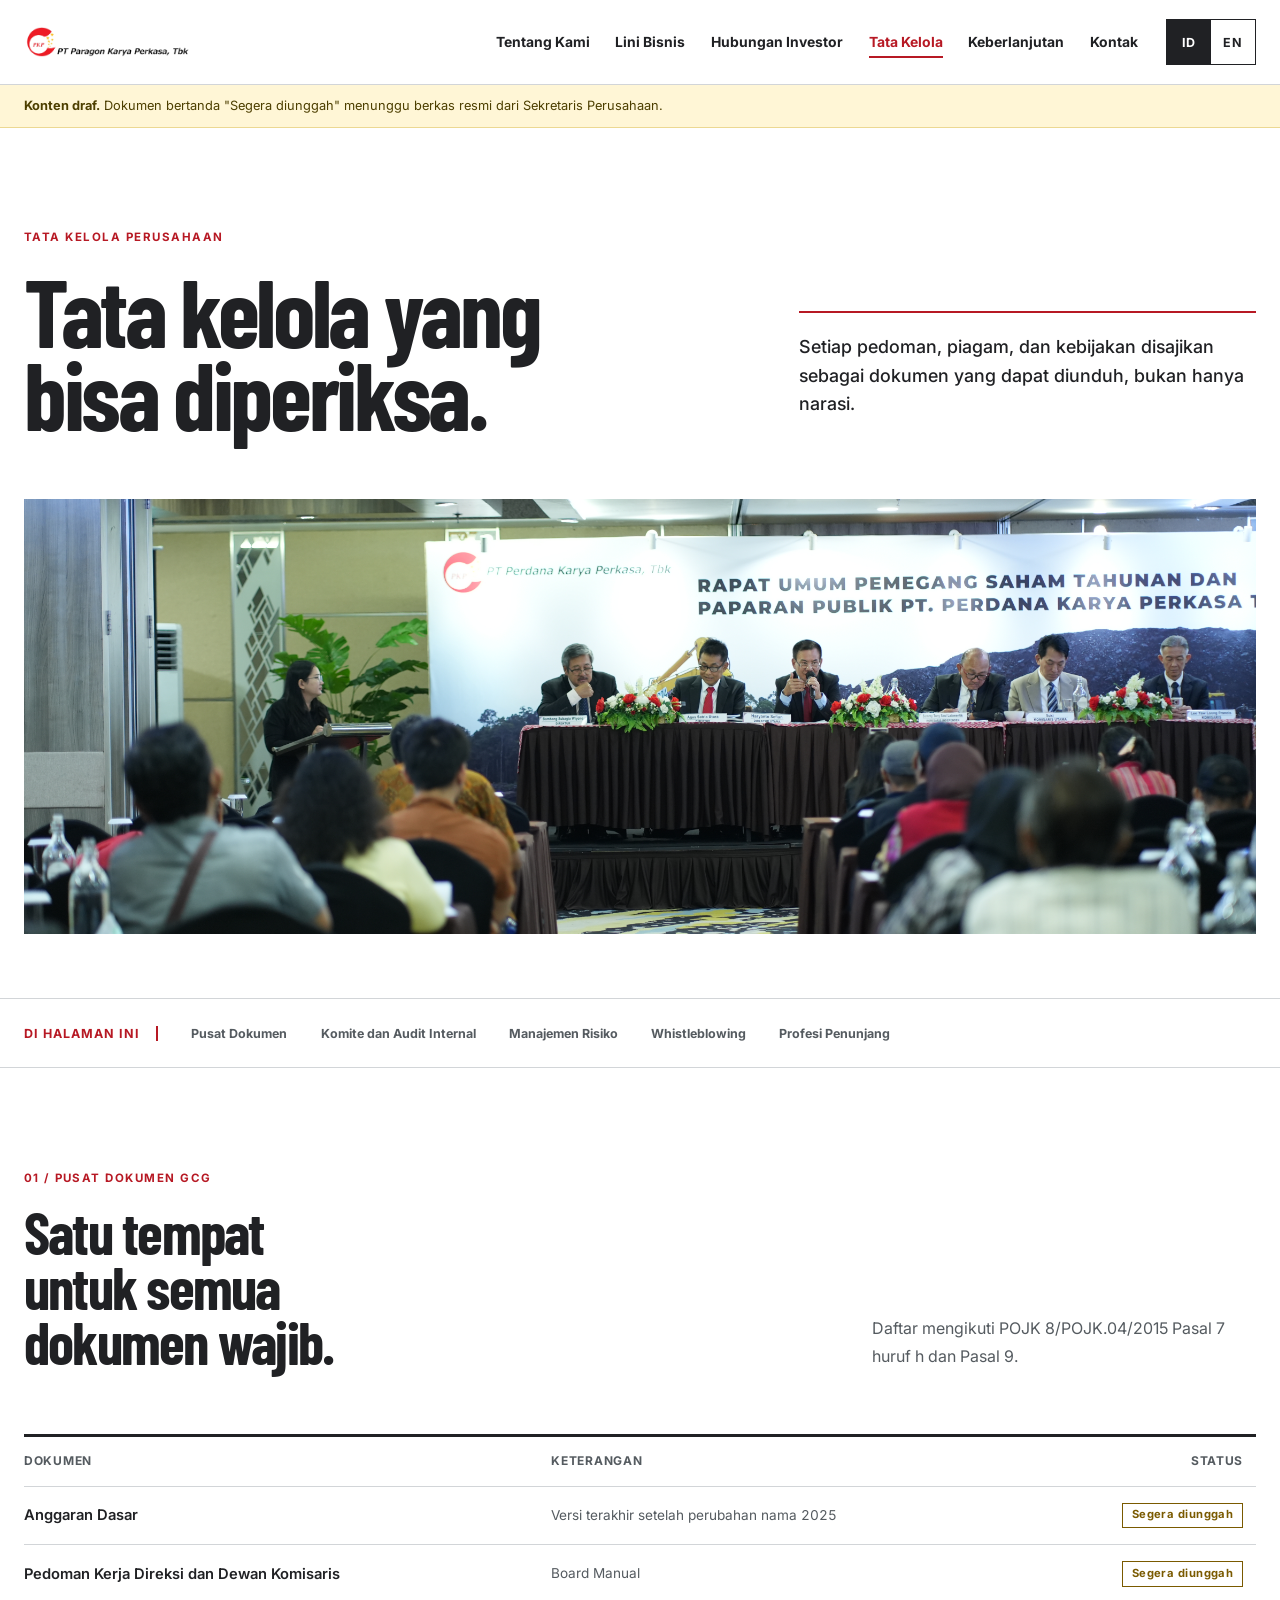
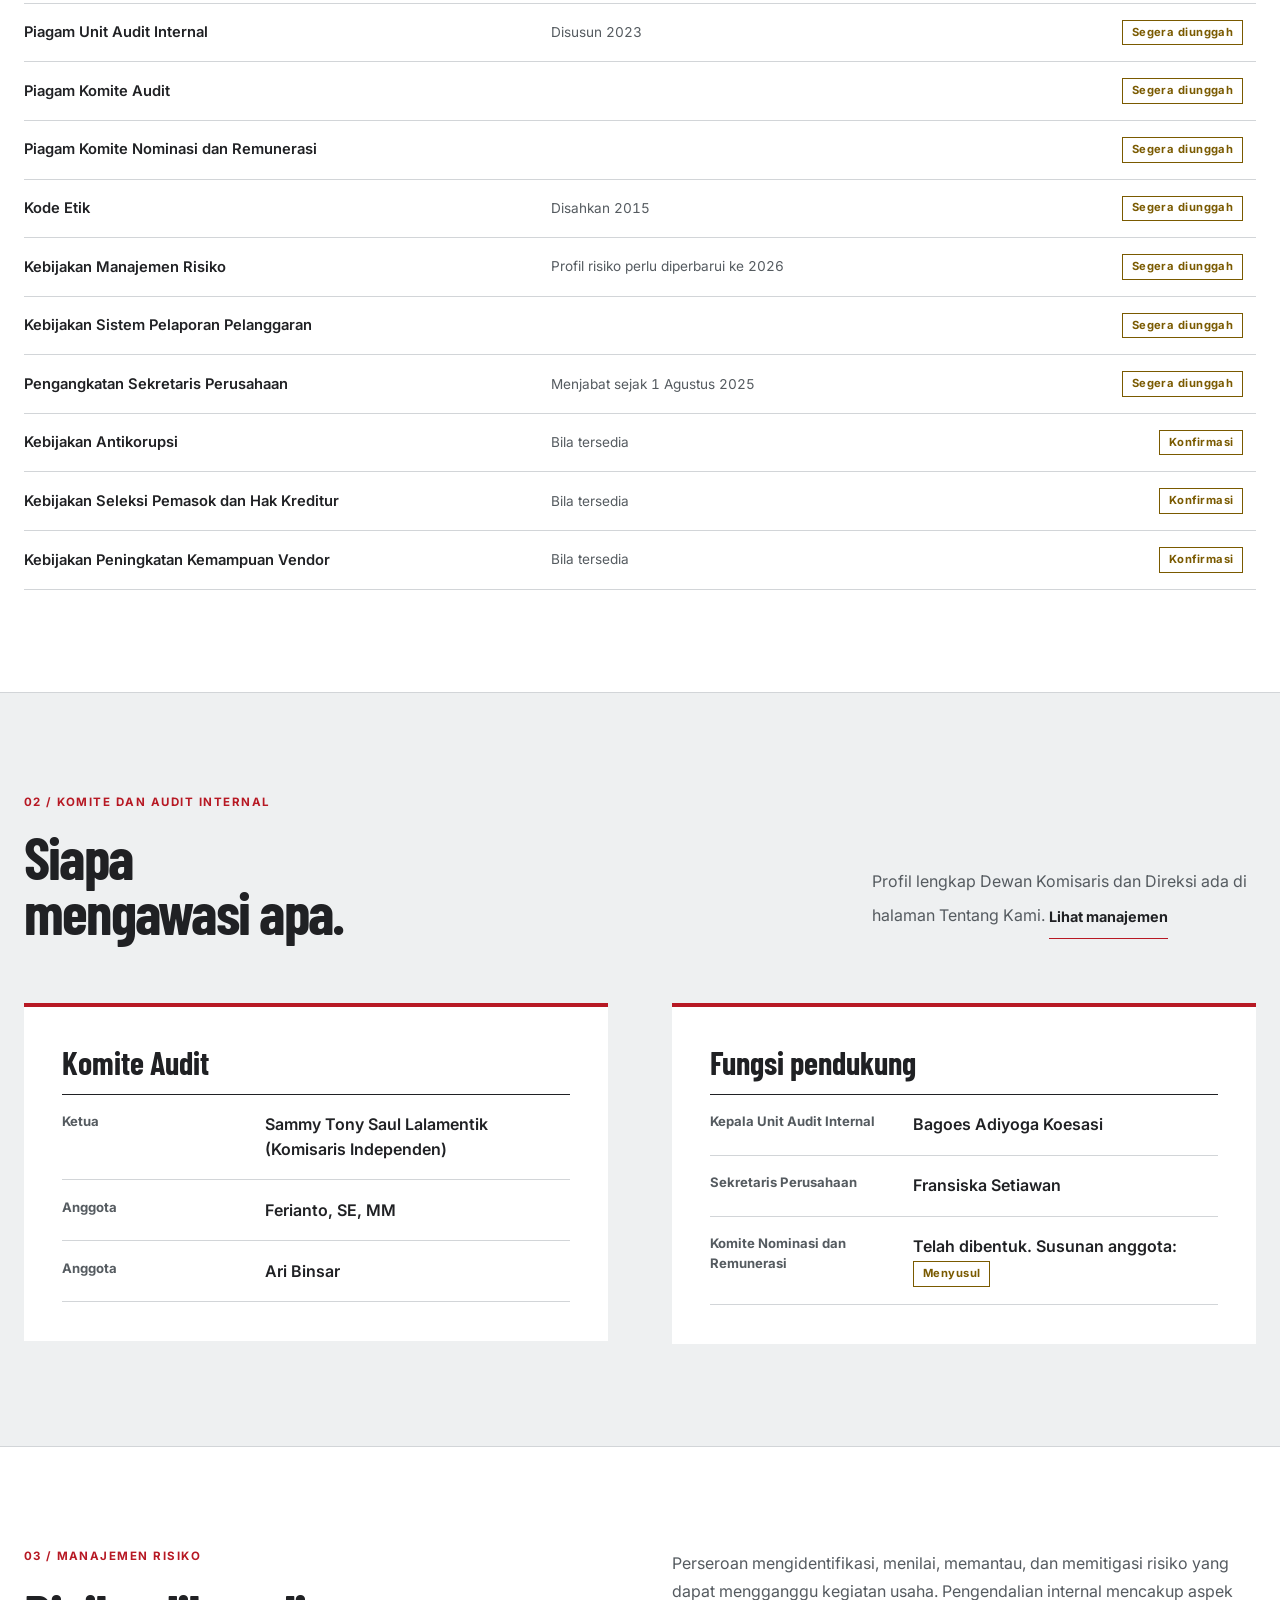
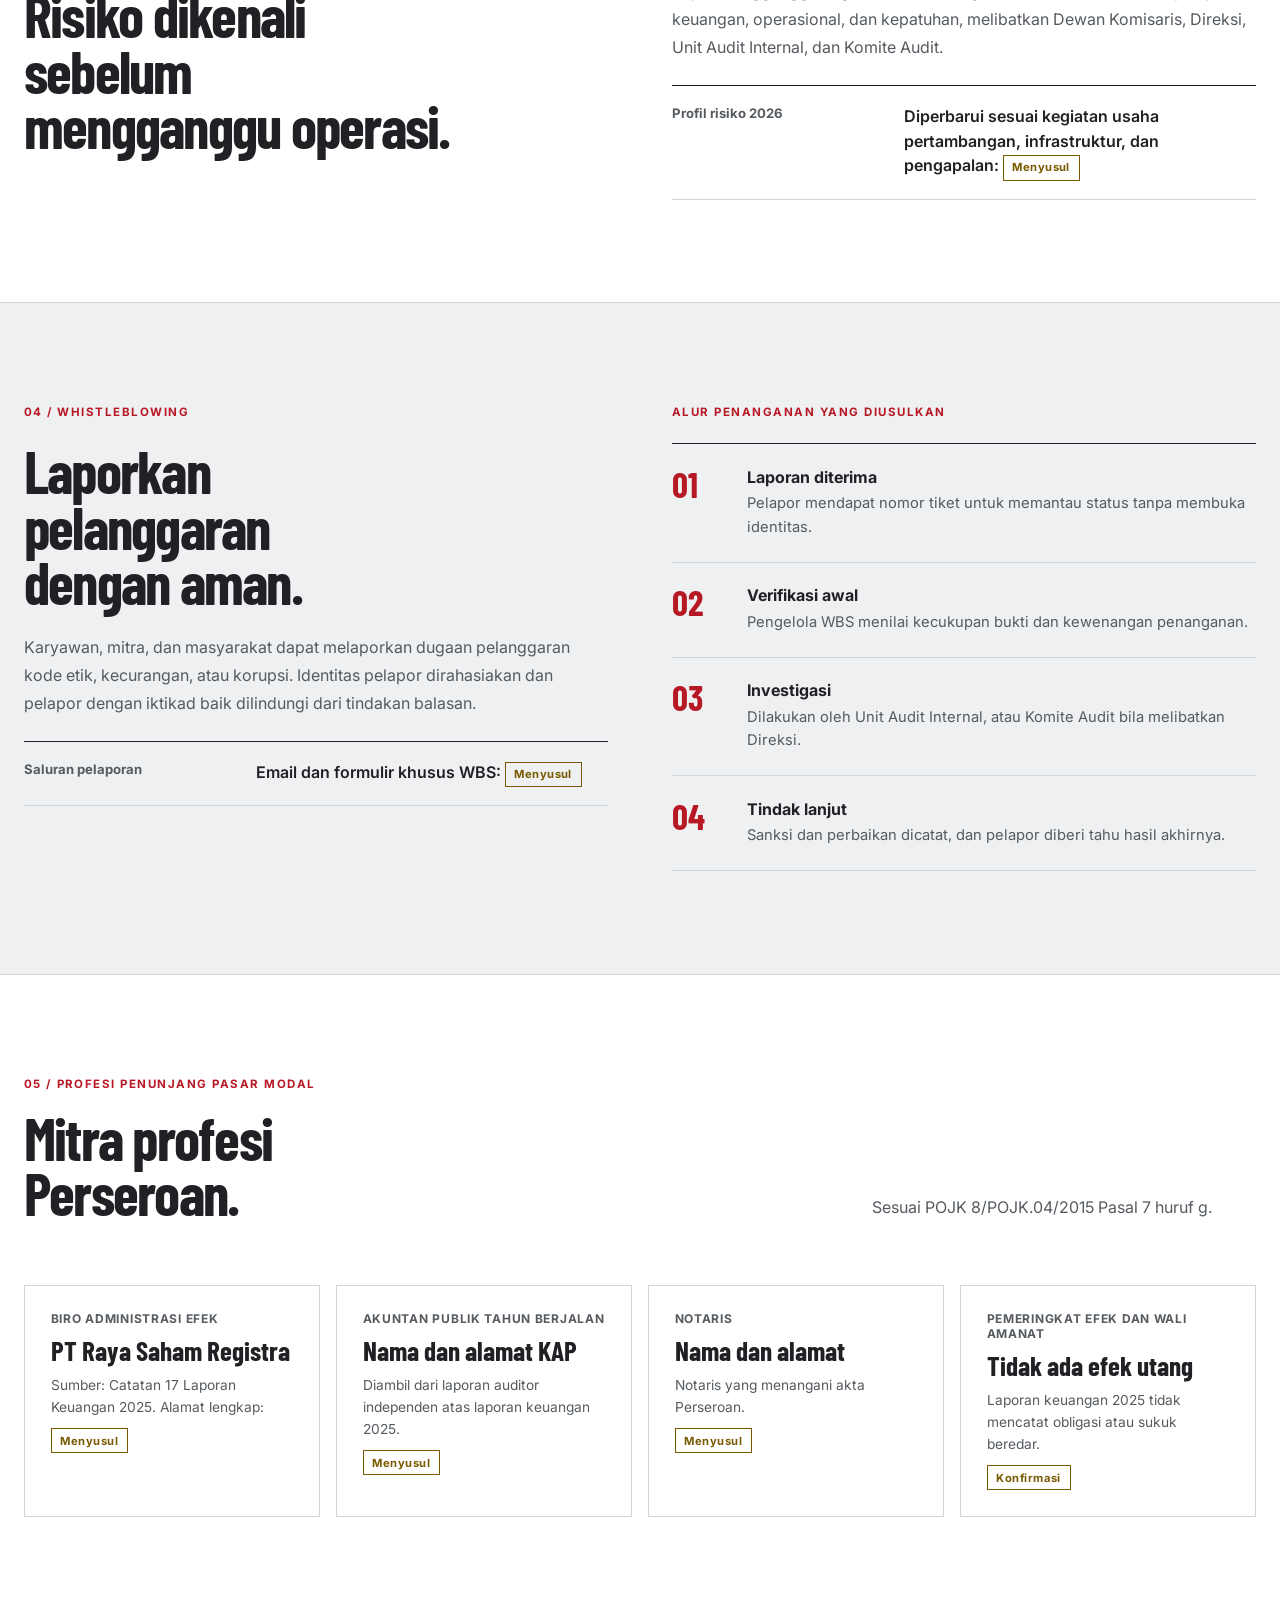
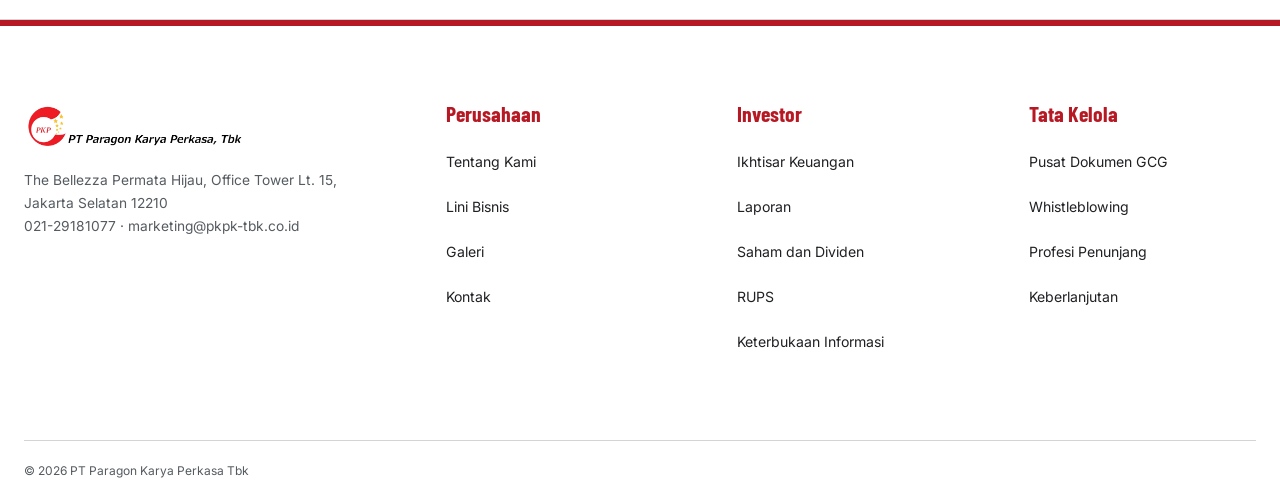
<file: governance.html>
<!doctype html>
<html lang="id" data-title-id="Tata Kelola | PT Paragon Karya Perkasa Tbk" data-title-en="Governance | PT Paragon Karya Perkasa Tbk">
<head>
  <meta charset="UTF-8" />
  <meta name="viewport" content="width=device-width, initial-scale=1" />
  <script>try{if(localStorage.getItem('pkpk-lang')==='en')document.documentElement.lang='en'}catch(e){}</script>
  <meta name="description" content="Prinsip GCG, pusat dokumen tata kelola, komite, manajemen risiko, whistleblowing, dan profesi penunjang pasar modal PT Paragon Karya Perkasa Tbk." />
  <meta name="theme-color" content="#b71924" />
  <meta property="og:title" content="Tata Kelola | PKPK" />
  <meta property="og:image" content="assets/governance-meeting.jpg" />
  <title>Tata Kelola | PT Paragon Karya Perkasa Tbk</title>
  <link rel="icon" type="image/png" href="assets/logo-baru.png" />
  <link rel="preconnect" href="https://fonts.googleapis.com" />
  <link rel="preconnect" href="https://fonts.gstatic.com" crossorigin />
  <link href="https://fonts.googleapis.com/css2?family=Barlow+Condensed:wght@500;600;700&family=Inter:wght@400;500;600;700&display=swap" rel="stylesheet" />
  <link rel="stylesheet" href="styles.css" />
  <link rel="stylesheet" href="pages.css" />
</head>
<body id="top" class="doc-page">
  <a class="skip-link" href="#main-content"><span lang="id">Langsung ke konten</span><span lang="en">Skip to content</span></a>
  <header class="site-header">
    <div class="site-header__inner page-shell">
      <a class="brand" href="index.html" aria-label="Paragon Karya Perkasa, ke beranda" data-label-id="Paragon Karya Perkasa, ke beranda" data-label-en="Paragon Karya Perkasa, go to the home page"><img src="assets/logo-baru.png" width="180" height="33" alt="" /></a>
      <button class="menu-toggle" type="button" aria-controls="site-menu" aria-expanded="false" data-menu-button><span>Menu</span><span class="menu-toggle__bars" aria-hidden="true"></span></button>
      <nav id="site-menu" class="site-nav" aria-label="Navigasi utama" data-label-id="Navigasi utama" data-label-en="Main navigation" data-menu>
        <a href="about.html" data-menu-link><span lang="id">Tentang Kami</span><span lang="en">About Us</span></a>
        <a href="business.html" data-menu-link><span lang="id">Lini Bisnis</span><span lang="en">Business</span></a>
        <a href="investor.html" data-menu-link><span lang="id">Hubungan Investor</span><span lang="en">Investor Relations</span></a>
        <a href="governance.html" aria-current="page" data-menu-link><span lang="id">Tata Kelola</span><span lang="en">Governance</span></a>
        <a href="sustainability.html" data-menu-link><span lang="id">Keberlanjutan</span><span lang="en">Sustainability</span></a>
        <a href="index.html#contact" data-menu-link><span lang="id">Kontak</span><span lang="en">Contact</span></a>
      </nav>
      <div class="lang-switch" role="group" aria-label="Bahasa / Language"><button type="button" data-lang-set="id" aria-pressed="true">ID</button><button type="button" data-lang-set="en" aria-pressed="false">EN</button></div>
    </div>
  </header>
  <p class="draft-note"><span class="page-shell" style="display:block"><strong lang="id">Konten draf.</strong><strong lang="en">Draft content.</strong> <span lang="id">Dokumen bertanda "Segera diunggah" menunggu berkas resmi dari Sekretaris Perusahaan.</span><span lang="en">Documents marked "Coming soon" await the official files from the Corporate Secretary.</span></span></p>

  <main id="main-content">
    <section class="page-hero" aria-labelledby="page-title">
      <div class="page-shell page-hero__grid">
        <div><p class="kicker"><span lang="id">Tata Kelola Perusahaan</span><span lang="en">Corporate Governance</span></p><h1 id="page-title"><span lang="id">Tata kelola yang bisa diperiksa.</span><span lang="en">Governance you can check.</span></h1></div>
        <div class="page-hero__intro"><p><span lang="id">Setiap pedoman, piagam, dan kebijakan disajikan sebagai dokumen yang dapat diunduh, bukan hanya narasi.</span><span lang="en">Every manual, charter, and policy is published as a downloadable document, not only described.</span></p></div>
      </div>
      <figure class="page-shell page-hero__media" style="margin-top:clamp(2.5rem,5vw,4rem)"><img src="assets/governance-meeting.jpg" width="4608" height="3072" alt="Rapat Umum Pemegang Saham dan public expose PKPK" data-alt-id="Rapat Umum Pemegang Saham dan public expose PKPK" data-alt-en="PKPK General Meeting of Shareholders and public expose" fetchpriority="high" /></figure>
    </section>

    <nav class="page-index" aria-label="Di halaman ini" data-label-id="Di halaman ini" data-label-en="On this page">
      <div class="page-shell page-index__inner"><span lang="id">Di halaman ini</span><span lang="en">On this page</span><a href="#documents"><span lang="id">Pusat Dokumen</span><span lang="en">Documents</span></a><a href="#organs"><span lang="id">Komite dan Audit Internal</span><span lang="en">Committees and Internal Audit</span></a><a href="#risk"><span lang="id">Manajemen Risiko</span><span lang="en">Risk Management</span></a><a href="#whistleblowing">Whistleblowing</a><a href="#professionals"><span lang="id">Profesi Penunjang</span><span lang="en">Market Professionals</span></a></div>
    </nav>

    <section id="documents" class="doc-section" aria-labelledby="documents-title">
      <div class="page-shell">
        <header class="doc-head"><div><p class="kicker">01 / <span lang="id">Pusat dokumen GCG</span><span lang="en">GCG document centre</span></p><h2 id="documents-title"><span lang="id">Satu tempat untuk semua dokumen wajib.</span><span lang="en">One place for every required document.</span></h2></div><p><span lang="id">Daftar mengikuti POJK 8/POJK.04/2015 Pasal 7 huruf h dan Pasal 9.</span><span lang="en">The list follows POJK 8/POJK.04/2015, Article 7(h) and Article 9.</span></p></header>
        <div class="table-wrap">
          <table class="data-table doc-table">
            <thead><tr><th scope="col"><span lang="id">Dokumen</span><span lang="en">Document</span></th><th scope="col"><span lang="id">Keterangan</span><span lang="en">Note</span></th><th scope="col">Status</th></tr></thead>
            <tbody>
              <tr><th scope="row"><span lang="id">Anggaran Dasar</span><span lang="en">Articles of Association</span></th><td><span lang="id">Versi terakhir setelah perubahan nama 2025</span><span lang="en">Latest version after the 2025 change of name</span></td><td><span class="status status--pending"><span lang="id">Segera diunggah</span><span lang="en">Coming soon</span></span></td></tr>
              <tr><th scope="row"><span lang="id">Pedoman Kerja Direksi dan Dewan Komisaris</span><span lang="en">Board Manual</span></th><td><span lang="id">Board Manual</span><span lang="en">Board of Directors and Commissioners</span></td><td><span class="status status--pending"><span lang="id">Segera diunggah</span><span lang="en">Coming soon</span></span></td></tr>
              <tr><th scope="row"><span lang="id">Piagam Unit Audit Internal</span><span lang="en">Internal Audit Charter</span></th><td><span lang="id">Disusun 2023</span><span lang="en">Prepared in 2023</span></td><td><span class="status status--pending"><span lang="id">Segera diunggah</span><span lang="en">Coming soon</span></span></td></tr>
              <tr><th scope="row"><span lang="id">Piagam Komite Audit</span><span lang="en">Audit Committee Charter</span></th><td>&nbsp;</td><td><span class="status status--pending"><span lang="id">Segera diunggah</span><span lang="en">Coming soon</span></span></td></tr>
              <tr><th scope="row"><span lang="id">Piagam Komite Nominasi dan Remunerasi</span><span lang="en">Nomination and Remuneration Committee Charter</span></th><td>&nbsp;</td><td><span class="status status--pending"><span lang="id">Segera diunggah</span><span lang="en">Coming soon</span></span></td></tr>
              <tr><th scope="row"><span lang="id">Kode Etik</span><span lang="en">Code of Conduct</span></th><td><span lang="id">Disahkan 2015</span><span lang="en">Approved in 2015</span></td><td><span class="status status--pending"><span lang="id">Segera diunggah</span><span lang="en">Coming soon</span></span></td></tr>
              <tr><th scope="row"><span lang="id">Kebijakan Manajemen Risiko</span><span lang="en">Risk Management Policy</span></th><td><span lang="id">Profil risiko perlu diperbarui ke 2026</span><span lang="en">Risk profile due for a 2026 update</span></td><td><span class="status status--pending"><span lang="id">Segera diunggah</span><span lang="en">Coming soon</span></span></td></tr>
              <tr><th scope="row"><span lang="id">Kebijakan Sistem Pelaporan Pelanggaran</span><span lang="en">Whistleblowing Policy</span></th><td>&nbsp;</td><td><span class="status status--pending"><span lang="id">Segera diunggah</span><span lang="en">Coming soon</span></span></td></tr>
              <tr><th scope="row"><span lang="id">Pengangkatan Sekretaris Perusahaan</span><span lang="en">Corporate Secretary appointment</span></th><td><span lang="id">Menjabat sejak 1 Agustus 2025</span><span lang="en">In office since 1 August 2025</span></td><td><span class="status status--pending"><span lang="id">Segera diunggah</span><span lang="en">Coming soon</span></span></td></tr>
              <tr><th scope="row"><span lang="id">Kebijakan Antikorupsi</span><span lang="en">Anti-Corruption Policy</span></th><td><span lang="id">Bila tersedia</span><span lang="en">If available</span></td><td><span class="status status--pending"><span lang="id">Konfirmasi</span><span lang="en">To confirm</span></span></td></tr>
              <tr><th scope="row"><span lang="id">Kebijakan Seleksi Pemasok dan Hak Kreditur</span><span lang="en">Supplier Selection and Creditor Rights Policy</span></th><td><span lang="id">Bila tersedia</span><span lang="en">If available</span></td><td><span class="status status--pending"><span lang="id">Konfirmasi</span><span lang="en">To confirm</span></span></td></tr>
              <tr><th scope="row"><span lang="id">Kebijakan Peningkatan Kemampuan Vendor</span><span lang="en">Vendor Development Policy</span></th><td><span lang="id">Bila tersedia</span><span lang="en">If available</span></td><td><span class="status status--pending"><span lang="id">Konfirmasi</span><span lang="en">To confirm</span></span></td></tr>
            </tbody>
          </table>
        </div>
      </div>
    </section>

    <section id="organs" class="doc-section doc-section--soft" aria-labelledby="organs-title">
      <div class="page-shell">
        <header class="doc-head"><div><p class="kicker">02 / <span lang="id">Komite dan audit internal</span><span lang="en">Committees and internal audit</span></p><h2 id="organs-title"><span lang="id">Siapa mengawasi apa.</span><span lang="en">Who oversees what.</span></h2></div><p><span lang="id">Profil lengkap Dewan Komisaris dan Direksi ada di halaman Tentang Kami.</span><span lang="en">Full profiles of the Boards are on the About Us page.</span> <a class="text-link" href="about.html#management"><span lang="id">Lihat manajemen</span><span lang="en">View management</span></a></p></header>
        <div class="split">
          <div class="panel"><h3><span lang="id">Komite Audit</span><span lang="en">Audit Committee</span></h3><dl class="fact-list"><div><dt lang="id">Ketua</dt><dt lang="en">Chair</dt><dd>Sammy Tony Saul Lalamentik <span lang="id">(Komisaris Independen)</span><span lang="en">(Independent Commissioner)</span></dd></div><div><dt lang="id">Anggota</dt><dt lang="en">Member</dt><dd>Ferianto, SE, MM</dd></div><div><dt lang="id">Anggota</dt><dt lang="en">Member</dt><dd>Ari Binsar</dd></div></dl></div>
          <div class="panel"><h3><span lang="id">Fungsi pendukung</span><span lang="en">Supporting functions</span></h3><dl class="fact-list"><div><dt lang="id">Kepala Unit Audit Internal</dt><dt lang="en">Head of Internal Audit</dt><dd>Bagoes Adiyoga Koesasi</dd></div><div><dt lang="id">Sekretaris Perusahaan</dt><dt lang="en">Corporate Secretary</dt><dd>Fransiska Setiawan</dd></div><div><dt lang="id">Komite Nominasi dan Remunerasi</dt><dt lang="en">Nomination and Remuneration Committee</dt><dd><span lang="id">Telah dibentuk. Susunan anggota:</span><span lang="en">Established. Members:</span> <span class="status status--pending"><span lang="id">Menyusul</span><span lang="en">To follow</span></span></dd></div></dl></div>
        </div>
      </div>
    </section>

    <section id="risk" class="doc-section" aria-labelledby="risk-title">
      <div class="page-shell split">
        <header><p class="kicker">03 / <span lang="id">Manajemen risiko</span><span lang="en">Risk management</span></p><div class="doc-head" style="display:block;margin:0"><h2 id="risk-title"><span lang="id">Risiko dikenali sebelum mengganggu operasi.</span><span lang="en">Risks identified before they disrupt operations.</span></h2></div></header>
        <div>
          <p class="small-print" style="margin:0 0 1.5rem;font-size:1rem;line-height:1.75"><span lang="id">Perseroan mengidentifikasi, menilai, memantau, dan memitigasi risiko yang dapat mengganggu kegiatan usaha. Pengendalian internal mencakup aspek keuangan, operasional, dan kepatuhan, melibatkan Dewan Komisaris, Direksi, Unit Audit Internal, dan Komite Audit.</span><span lang="en">The Company identifies, assesses, monitors, and mitigates risks that could disrupt its business. Internal control covers financial, operational, and compliance aspects, involving the Board of Commissioners, Directors, Internal Audit Unit, and Audit Committee.</span></p>
          <dl class="fact-list"><div><dt lang="id">Profil risiko 2026</dt><dt lang="en">2026 risk profile</dt><dd><span lang="id">Diperbarui sesuai kegiatan usaha pertambangan, infrastruktur, dan pengapalan:</span><span lang="en">Updated for the mining, infrastructure, and shipping businesses:</span> <span class="status status--pending"><span lang="id">Menyusul</span><span lang="en">To follow</span></span></dd></div></dl>
        </div>
      </div>
    </section>

    <section id="whistleblowing" class="doc-section doc-section--soft" aria-labelledby="wbs-title">
      <div class="page-shell split">
        <header>
          <p class="kicker">04 / Whistleblowing</p>
          <div class="doc-head" style="display:block;margin:0"><h2 id="wbs-title"><span lang="id">Laporkan pelanggaran dengan aman.</span><span lang="en">Report a violation safely.</span></h2></div>
          <p class="small-print" style="font-size:1rem;line-height:1.75;margin-top:1.5rem"><span lang="id">Karyawan, mitra, dan masyarakat dapat melaporkan dugaan pelanggaran kode etik, kecurangan, atau korupsi. Identitas pelapor dirahasiakan dan pelapor dengan iktikad baik dilindungi dari tindakan balasan.</span><span lang="en">Employees, partners, and the public can report suspected breaches of the code of conduct, fraud, or corruption. Reporters' identities are kept confidential and good-faith reporters are protected from retaliation.</span></p>
          <dl class="fact-list" style="margin-top:1.5rem"><div><dt lang="id">Saluran pelaporan</dt><dt lang="en">Reporting channel</dt><dd><span lang="id">Email dan formulir khusus WBS:</span><span lang="en">Dedicated WBS email and form:</span> <span class="status status--pending"><span lang="id">Menyusul</span><span lang="en">To follow</span></span></dd></div></dl>
        </header>
        <div>
          <p class="kicker"><span lang="id">Alur penanganan yang diusulkan</span><span lang="en">Proposed handling flow</span></p>
          <ol class="steps">
            <li><div><h3><span lang="id">Laporan diterima</span><span lang="en">Report received</span></h3><p><span lang="id">Pelapor mendapat nomor tiket untuk memantau status tanpa membuka identitas.</span><span lang="en">The reporter receives a ticket number to follow progress without revealing their identity.</span></p></div></li>
            <li><div><h3><span lang="id">Verifikasi awal</span><span lang="en">Initial review</span></h3><p><span lang="id">Pengelola WBS menilai kecukupan bukti dan kewenangan penanganan.</span><span lang="en">The WBS officer checks the evidence and who should handle the case.</span></p></div></li>
            <li><div><h3><span lang="id">Investigasi</span><span lang="en">Investigation</span></h3><p><span lang="id">Dilakukan oleh Unit Audit Internal, atau Komite Audit bila melibatkan Direksi.</span><span lang="en">Handled by Internal Audit, or by the Audit Committee where Directors are involved.</span></p></div></li>
            <li><div><h3><span lang="id">Tindak lanjut</span><span lang="en">Follow-up</span></h3><p><span lang="id">Sanksi dan perbaikan dicatat, dan pelapor diberi tahu hasil akhirnya.</span><span lang="en">Sanctions and remedies are recorded, and the reporter is told the outcome.</span></p></div></li>
          </ol>
        </div>
      </div>
    </section>

    <section id="professionals" class="doc-section" aria-labelledby="professionals-title">
      <div class="page-shell">
        <header class="doc-head"><div><p class="kicker">05 / <span lang="id">Profesi penunjang pasar modal</span><span lang="en">Capital market professionals</span></p><h2 id="professionals-title"><span lang="id">Mitra profesi Perseroan.</span><span lang="en">The Company's professional partners.</span></h2></div><p><span lang="id">Sesuai POJK 8/POJK.04/2015 Pasal 7 huruf g.</span><span lang="en">Under POJK 8/POJK.04/2015, Article 7(g).</span></p></header>
        <div class="pro-grid">
          <article><span lang="id">Biro Administrasi Efek</span><span lang="en">Share Registrar</span><strong>PT Raya Saham Registra</strong><p><span lang="id">Sumber: Catatan 17 Laporan Keuangan 2025. Alamat lengkap:</span><span lang="en">Source: Note 17 of the 2025 financial statements. Full address:</span></p><span class="status status--pending"><span lang="id">Menyusul</span><span lang="en">To follow</span></span></article>
          <article><span lang="id">Akuntan Publik tahun berjalan</span><span lang="en">Public Accountant (current year)</span><strong lang="id">Nama dan alamat KAP</strong><strong lang="en">Audit firm name and address</strong><p><span lang="id">Diambil dari laporan auditor independen atas laporan keuangan 2025.</span><span lang="en">To be taken from the independent auditor's report on the 2025 statements.</span></p><span class="status status--pending"><span lang="id">Menyusul</span><span lang="en">To follow</span></span></article>
          <article><span lang="id">Notaris</span><span lang="en">Notary</span><strong lang="id">Nama dan alamat</strong><strong lang="en">Name and address</strong><p><span lang="id">Notaris yang menangani akta Perseroan.</span><span lang="en">Notary handling the Company's deeds.</span></p><span class="status status--pending"><span lang="id">Menyusul</span><span lang="en">To follow</span></span></article>
          <article><span lang="id">Pemeringkat Efek dan Wali Amanat</span><span lang="en">Rating Agency and Trustee</span><strong lang="id">Tidak ada efek utang</strong><strong lang="en">No debt securities</strong><p><span lang="id">Laporan keuangan 2025 tidak mencatat obligasi atau sukuk beredar.</span><span lang="en">The 2025 financial statements record no outstanding bonds or sukuk.</span></p><span class="status status--pending"><span lang="id">Konfirmasi</span><span lang="en">To confirm</span></span></article>
        </div>
      </div>
    </section>
  </main>

  <footer class="site-footer">
    <div class="page-shell site-footer__main">
      <div class="site-footer__brand"><a class="footer-brand" href="index.html" aria-label="Paragon Karya Perkasa, ke beranda" data-label-id="Paragon Karya Perkasa, ke beranda" data-label-en="Paragon Karya Perkasa, go to the home page"><img src="assets/logo-baru.png" width="220" height="40" alt="" /></a><p>The Bellezza Permata Hijau, Office Tower Lt. 15, Jakarta Selatan 12210<br /><a href="tel:+622129181077">021-29181077</a> · <a href="mailto:marketing@pkpk-tbk.co.id">marketing@pkpk-tbk.co.id</a></p></div>
      <nav class="site-footer__nav" aria-label="Perusahaan" data-label-id="Perusahaan" data-label-en="Company"><strong><span lang="id">Perusahaan</span><span lang="en">Company</span></strong><a href="about.html"><span lang="id">Tentang Kami</span><span lang="en">About Us</span></a><a href="business.html"><span lang="id">Lini Bisnis</span><span lang="en">Business</span></a><a href="index.html#gallery"><span lang="id">Galeri</span><span lang="en">Gallery</span></a><a href="index.html#contact"><span lang="id">Kontak</span><span lang="en">Contact</span></a></nav>
      <nav class="site-footer__nav" aria-label="Hubungan Investor" data-label-id="Hubungan Investor" data-label-en="Investor Relations"><strong><span lang="id">Investor</span><span lang="en">Investors</span></strong><a href="investor.html#financials"><span lang="id">Ikhtisar Keuangan</span><span lang="en">Financial Highlights</span></a><a href="investor.html#reports"><span lang="id">Laporan</span><span lang="en">Reports</span></a><a href="investor.html#shares"><span lang="id">Saham dan Dividen</span><span lang="en">Shares and Dividends</span></a><a href="investor.html#gms"><span lang="id">RUPS</span><span lang="en">GMS</span></a><a href="investor.html#disclosures"><span lang="id">Keterbukaan Informasi</span><span lang="en">Disclosures</span></a></nav>
      <nav class="site-footer__nav" aria-label="Tata Kelola dan Keberlanjutan" data-label-id="Tata Kelola dan Keberlanjutan" data-label-en="Governance and Sustainability"><strong><span lang="id">Tata Kelola</span><span lang="en">Governance</span></strong><a href="governance.html#documents"><span lang="id">Pusat Dokumen GCG</span><span lang="en">GCG Documents</span></a><a href="governance.html#whistleblowing">Whistleblowing</a><a href="governance.html#professionals"><span lang="id">Profesi Penunjang</span><span lang="en">Market Professionals</span></a><a href="sustainability.html"><span lang="id">Keberlanjutan</span><span lang="en">Sustainability</span></a></nav>
    </div>
    <div class="page-shell site-footer__bottom"><small>© 2026 PT Paragon Karya Perkasa Tbk</small></div>
  </footer>
  <script src="app.js" defer></script>
</body>
</html>
</file>
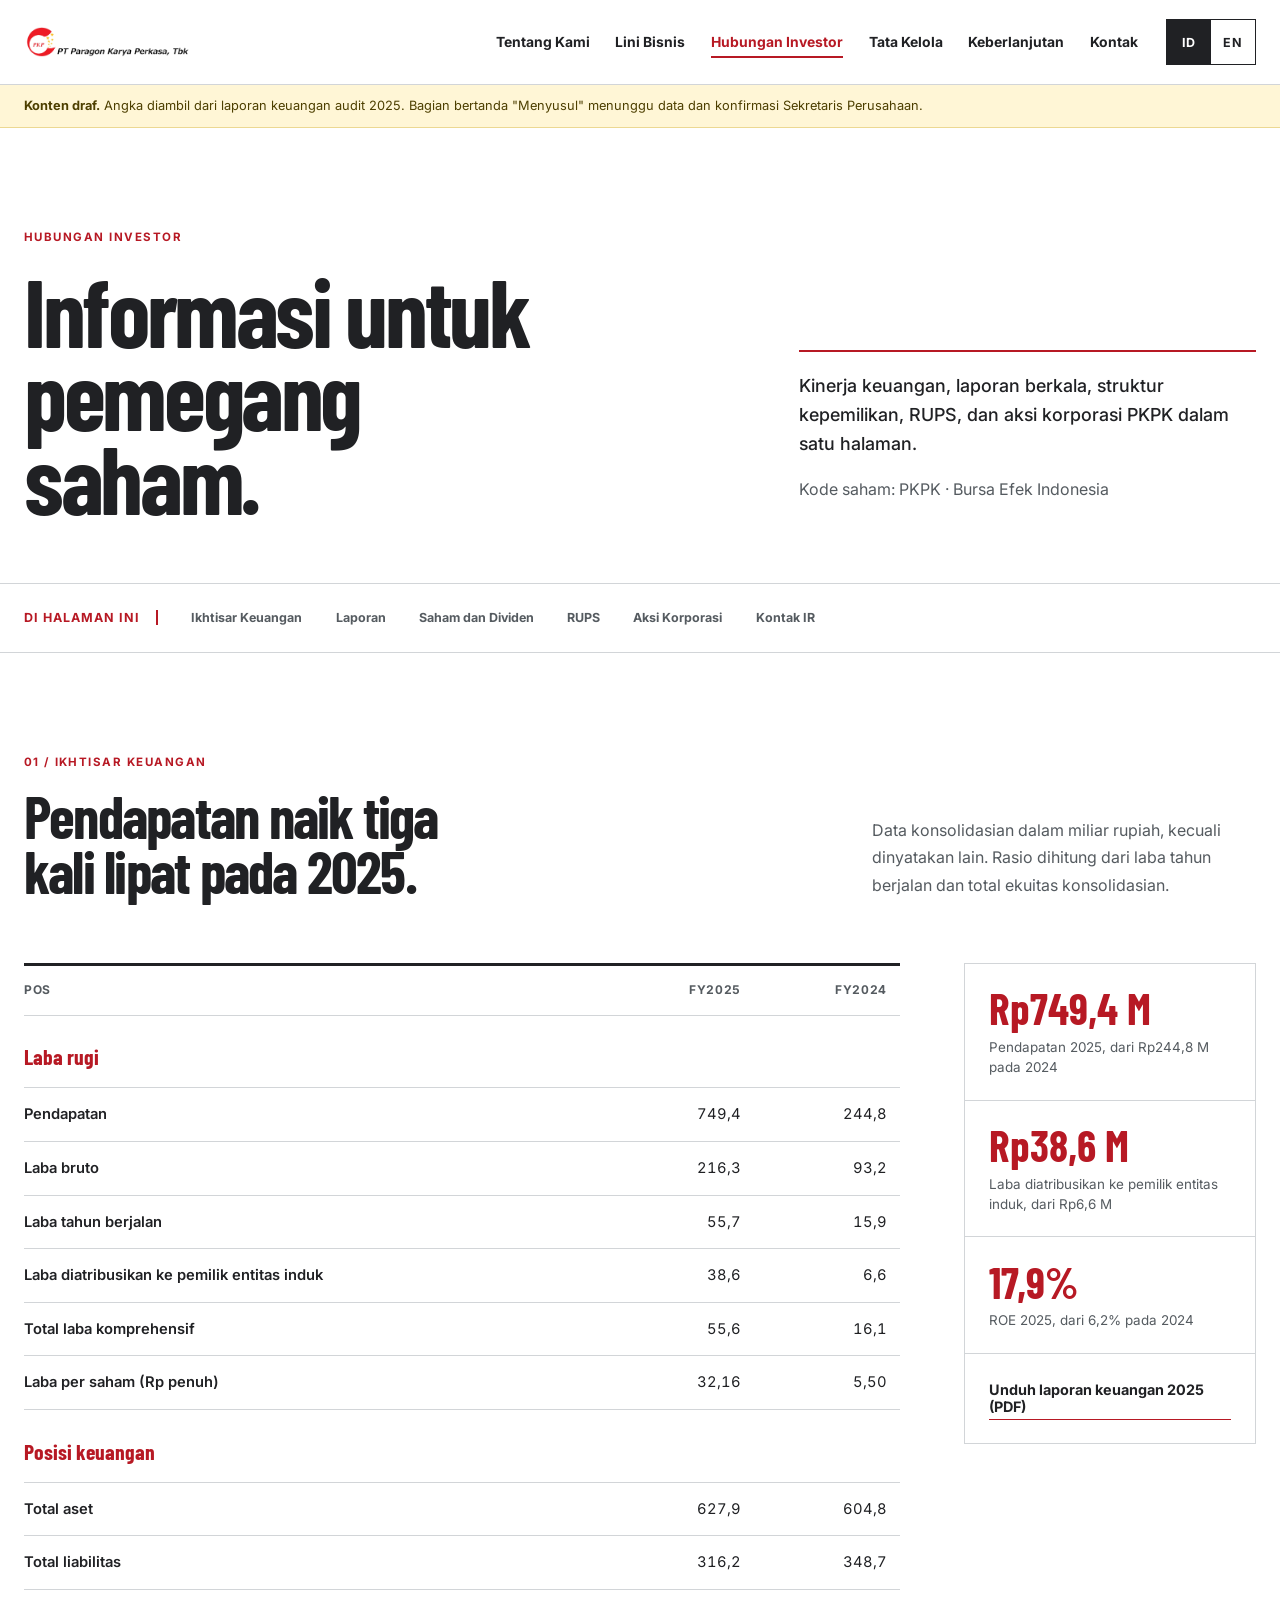
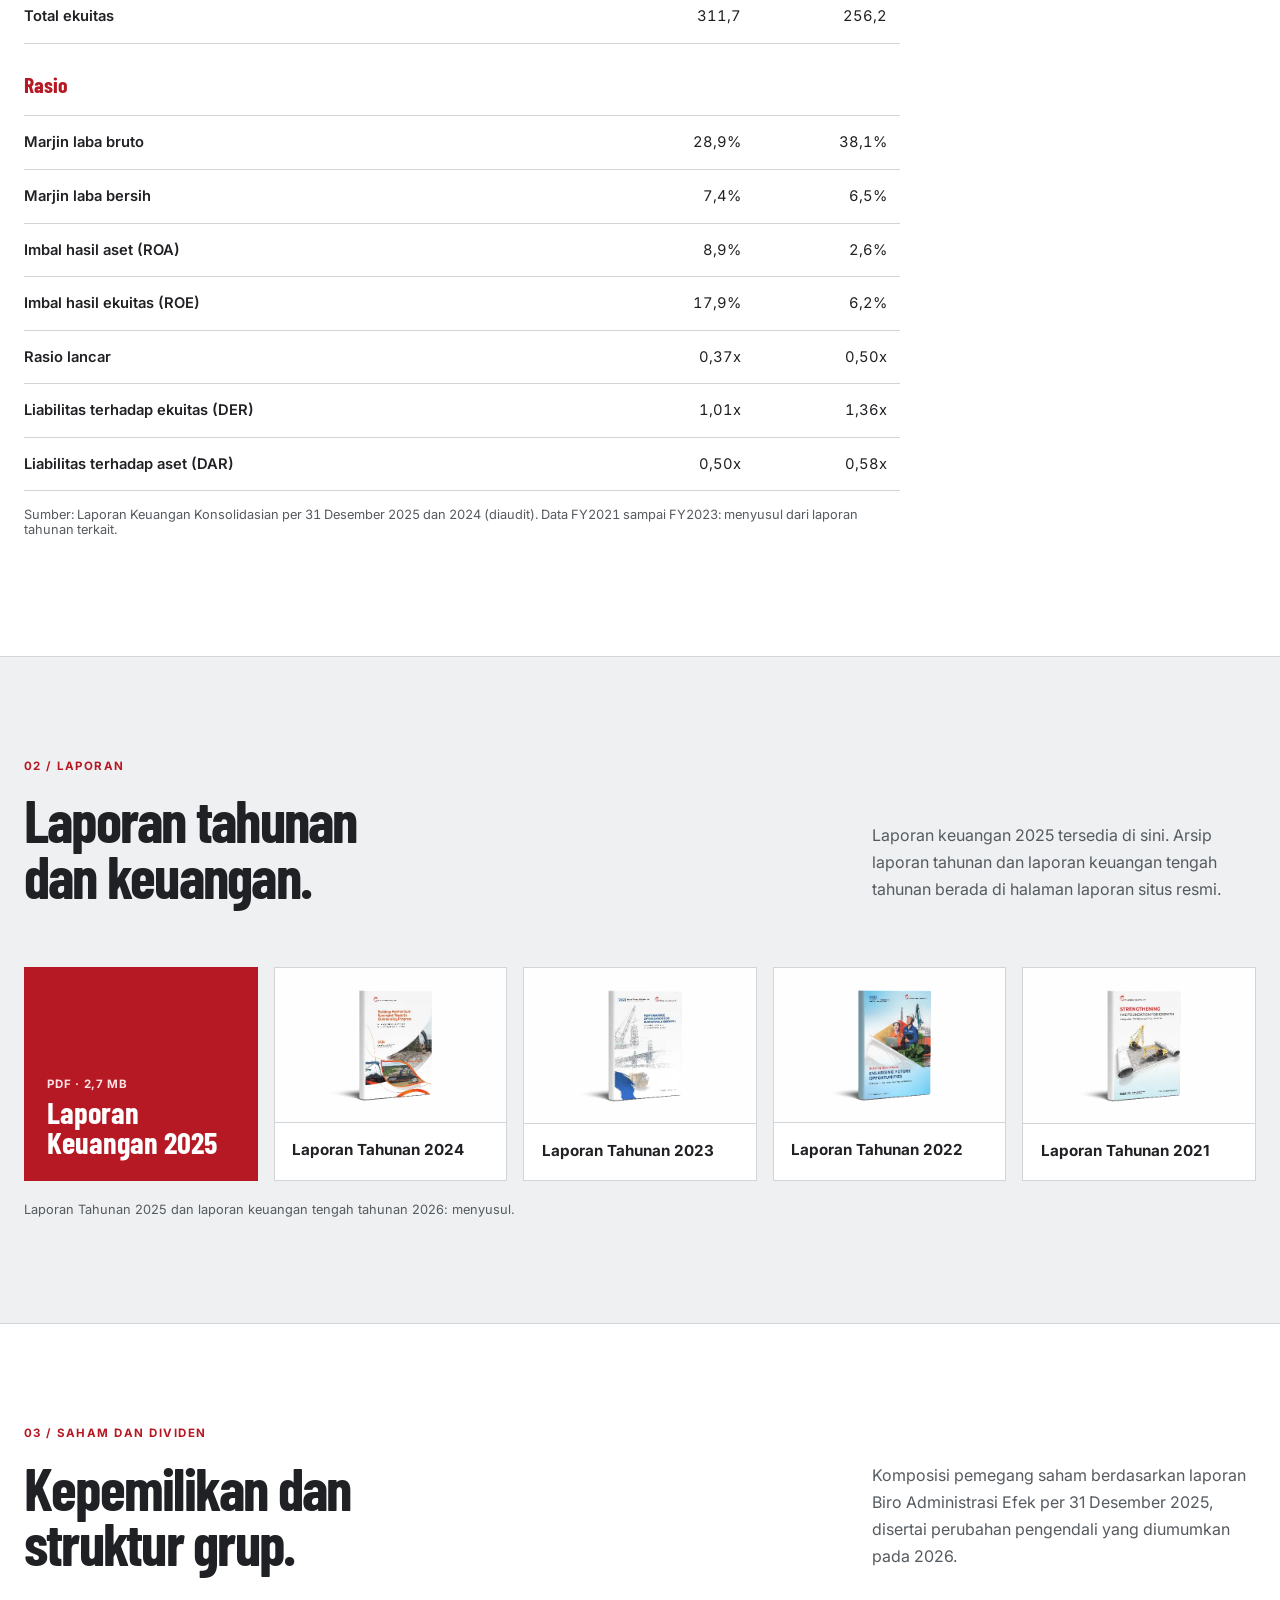
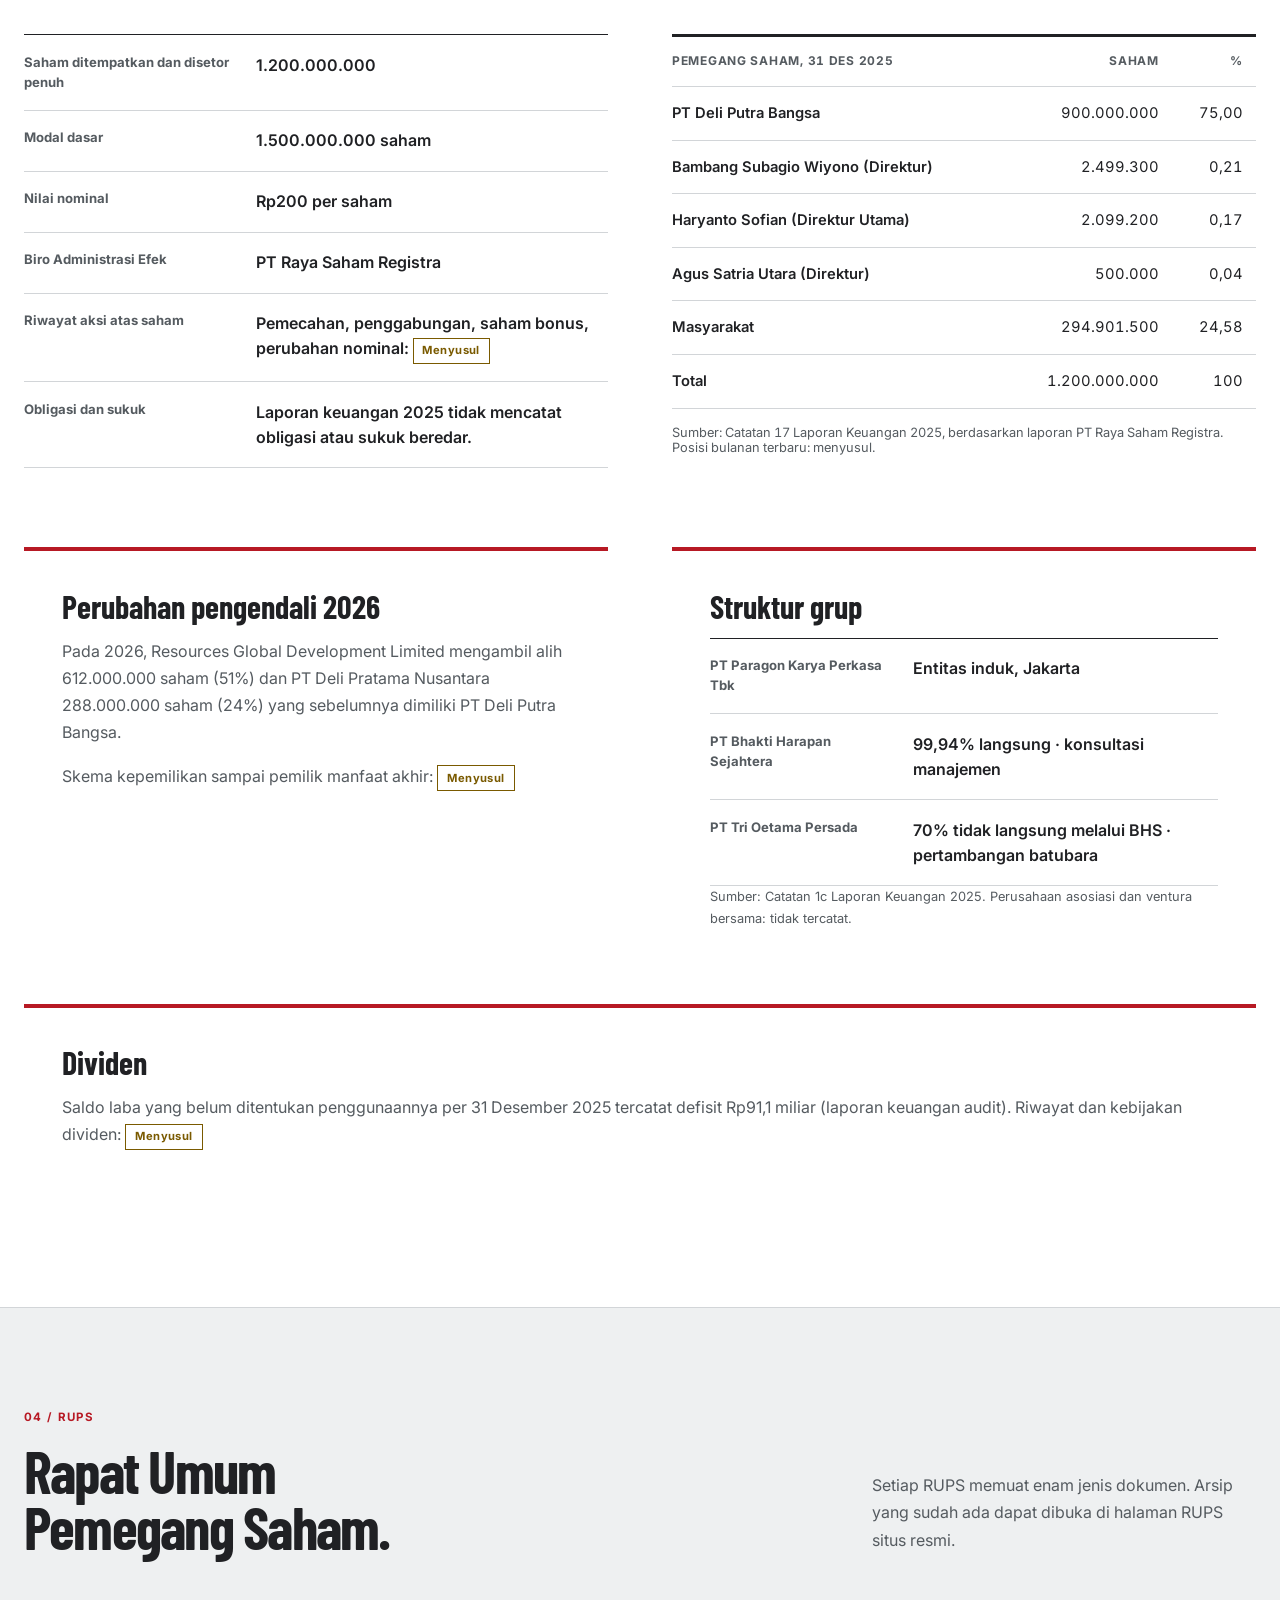
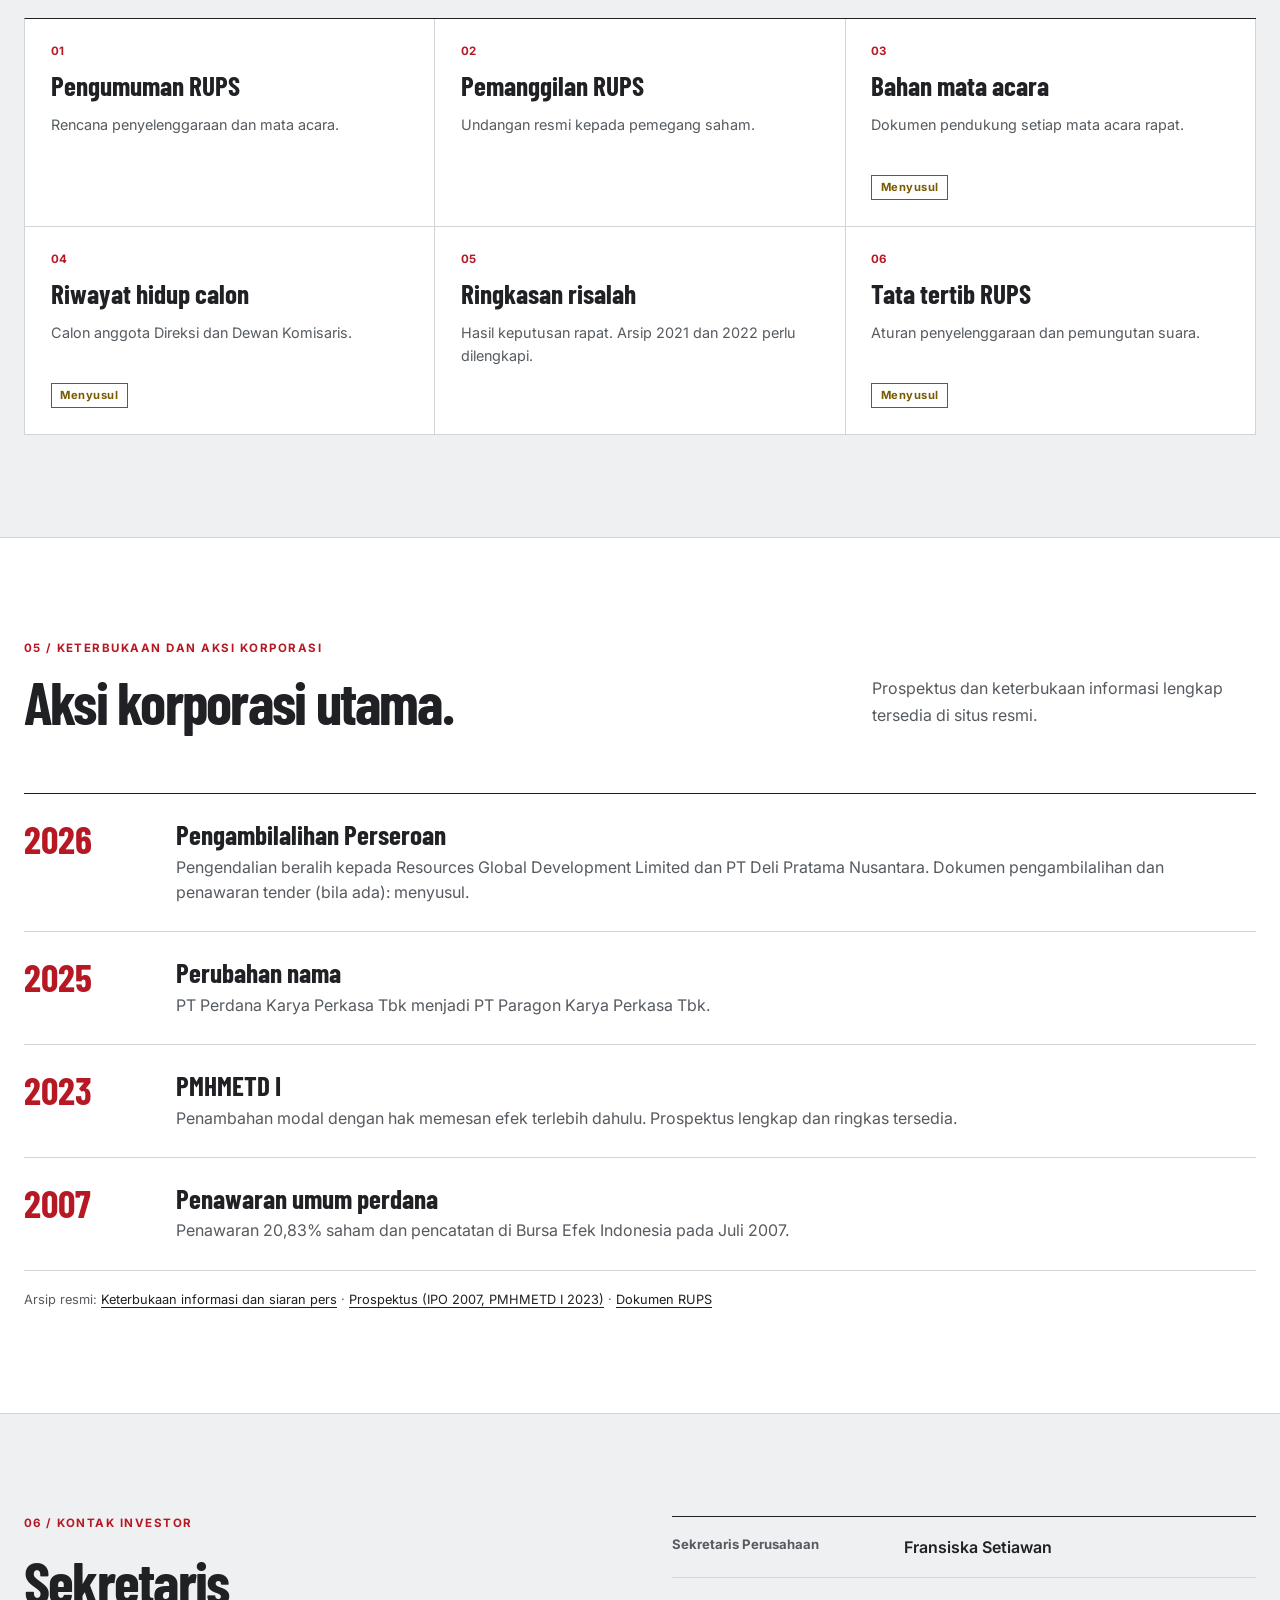
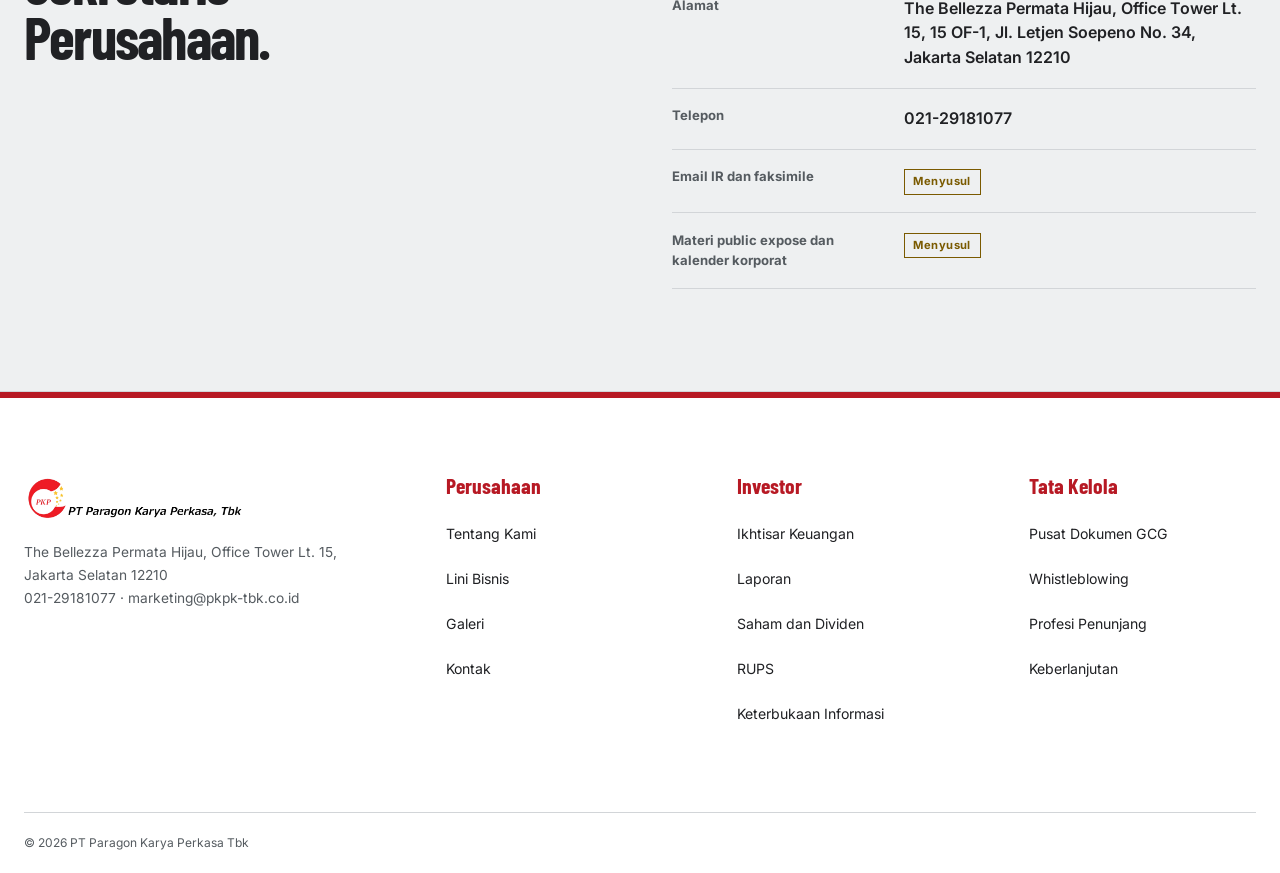
<file: investor.html>
<!doctype html>
<html lang="id" data-title-id="Hubungan Investor | PT Paragon Karya Perkasa Tbk" data-title-en="Investor Relations | PT Paragon Karya Perkasa Tbk">
<head>
  <meta charset="UTF-8" />
  <meta name="viewport" content="width=device-width, initial-scale=1" />
  <script>try{if(localStorage.getItem('pkpk-lang')==='en')document.documentElement.lang='en'}catch(e){}</script>
  <meta name="description" content="Ikhtisar keuangan, laporan tahunan dan keuangan, informasi saham dan dividen, RUPS, serta keterbukaan informasi PT Paragon Karya Perkasa Tbk." />
  <meta name="theme-color" content="#b71924" />
  <meta property="og:title" content="Hubungan Investor | PKPK" />
  <meta property="og:image" content="assets/hero-mining.webp" />
  <title>Hubungan Investor | PT Paragon Karya Perkasa Tbk</title>
  <link rel="icon" type="image/png" href="assets/logo-baru.png" />
  <link rel="preconnect" href="https://fonts.googleapis.com" />
  <link rel="preconnect" href="https://fonts.gstatic.com" crossorigin />
  <link href="https://fonts.googleapis.com/css2?family=Barlow+Condensed:wght@500;600;700&family=Inter:wght@400;500;600;700&display=swap" rel="stylesheet" />
  <link rel="stylesheet" href="styles.css" />
  <link rel="stylesheet" href="pages.css" />
</head>
<body id="top" class="doc-page">
  <a class="skip-link" href="#main-content"><span lang="id">Langsung ke konten</span><span lang="en">Skip to content</span></a>
  <header class="site-header">
    <div class="site-header__inner page-shell">
      <a class="brand" href="index.html" aria-label="Paragon Karya Perkasa, ke beranda" data-label-id="Paragon Karya Perkasa, ke beranda" data-label-en="Paragon Karya Perkasa, go to the home page"><img src="assets/logo-baru.png" width="180" height="33" alt="" /></a>
      <button class="menu-toggle" type="button" aria-controls="site-menu" aria-expanded="false" data-menu-button><span>Menu</span><span class="menu-toggle__bars" aria-hidden="true"></span></button>
      <nav id="site-menu" class="site-nav" aria-label="Navigasi utama" data-label-id="Navigasi utama" data-label-en="Main navigation" data-menu>
        <a href="about.html" data-menu-link><span lang="id">Tentang Kami</span><span lang="en">About Us</span></a>
        <a href="business.html" data-menu-link><span lang="id">Lini Bisnis</span><span lang="en">Business</span></a>
        <a href="investor.html" aria-current="page" data-menu-link><span lang="id">Hubungan Investor</span><span lang="en">Investor Relations</span></a>
        <a href="governance.html" data-menu-link><span lang="id">Tata Kelola</span><span lang="en">Governance</span></a>
        <a href="sustainability.html" data-menu-link><span lang="id">Keberlanjutan</span><span lang="en">Sustainability</span></a>
        <a href="index.html#contact" data-menu-link><span lang="id">Kontak</span><span lang="en">Contact</span></a>
      </nav>
      <div class="lang-switch" role="group" aria-label="Bahasa / Language"><button type="button" data-lang-set="id" aria-pressed="true">ID</button><button type="button" data-lang-set="en" aria-pressed="false">EN</button></div>
    </div>
  </header>
  <p class="draft-note"><span class="page-shell" style="display:block"><strong lang="id">Konten draf.</strong><strong lang="en">Draft content.</strong> <span lang="id">Angka diambil dari laporan keuangan audit 2025. Bagian bertanda "Menyusul" menunggu data dan konfirmasi Sekretaris Perusahaan.</span><span lang="en">Figures come from the audited 2025 financial statements. Items marked "To follow" await data and confirmation from the Corporate Secretary.</span></span></p>

  <main id="main-content">
    <section class="page-hero" aria-labelledby="page-title">
      <div class="page-shell page-hero__grid">
        <div><p class="kicker"><span lang="id">Hubungan Investor</span><span lang="en">Investor Relations</span></p><h1 id="page-title"><span lang="id">Informasi untuk pemegang saham.</span><span lang="en">Information for shareholders.</span></h1></div>
        <div class="page-hero__intro"><p><span lang="id">Kinerja keuangan, laporan berkala, struktur kepemilikan, RUPS, dan aksi korporasi PKPK dalam satu halaman.</span><span lang="en">PKPK's financial performance, periodic reports, ownership, general meetings, and corporate actions on one page.</span></p><p><span lang="id">Kode saham: PKPK · Bursa Efek Indonesia</span><span lang="en">Ticker: PKPK · Indonesia Stock Exchange</span></p></div>
      </div>
    </section>

    <nav class="page-index" aria-label="Di halaman ini" data-label-id="Di halaman ini" data-label-en="On this page">
      <div class="page-shell page-index__inner"><span lang="id">Di halaman ini</span><span lang="en">On this page</span><a href="#financials"><span lang="id">Ikhtisar Keuangan</span><span lang="en">Financial Highlights</span></a><a href="#reports"><span lang="id">Laporan</span><span lang="en">Reports</span></a><a href="#shares"><span lang="id">Saham dan Dividen</span><span lang="en">Shares and Dividends</span></a><a href="#gms"><span lang="id">RUPS</span><span lang="en">GMS</span></a><a href="#disclosures"><span lang="id">Aksi Korporasi</span><span lang="en">Corporate Actions</span></a><a href="#ir-contact"><span lang="id">Kontak IR</span><span lang="en">IR Contact</span></a></div>
    </nav>

    <section id="financials" class="doc-section" aria-labelledby="financials-title">
      <div class="page-shell">
        <header class="doc-head"><div><p class="kicker">01 / <span lang="id">Ikhtisar keuangan</span><span lang="en">Financial highlights</span></p><h2 id="financials-title"><span lang="id">Pendapatan naik tiga kali lipat pada 2025.</span><span lang="en">Revenue tripled in 2025.</span></h2></div><p><span lang="id">Data konsolidasian dalam miliar rupiah, kecuali dinyatakan lain. Rasio dihitung dari laba tahun berjalan dan total ekuitas konsolidasian.</span><span lang="en">Consolidated figures in billions of rupiah unless stated otherwise. Ratios use income for the year and total consolidated equity.</span></p></header>
        <div class="fin-layout">
          <div class="table-wrap">
            <table class="data-table">
              <caption><span lang="id">Sumber: Laporan Keuangan Konsolidasian per 31 Desember 2025 dan 2024 (diaudit). Data FY2021 sampai FY2023: menyusul dari laporan tahunan terkait.</span><span lang="en">Source: audited consolidated financial statements as of 31 December 2025 and 2024. FY2021 to FY2023 data: to follow from the relevant annual reports.</span></caption>
              <thead><tr><th scope="col"><span lang="id">Pos</span><span lang="en">Item</span></th><th scope="col">FY2025</th><th scope="col">FY2024</th></tr></thead>
              <tbody>
                <tr class="is-group"><th scope="rowgroup" colspan="3"><span lang="id">Laba rugi</span><span lang="en">Profit or loss</span></th></tr>
                <tr><th scope="row"><span lang="id">Pendapatan</span><span lang="en">Revenue</span></th><td><span lang="id">749,4</span><span lang="en">749.4</span></td><td><span lang="id">244,8</span><span lang="en">244.8</span></td></tr>
                <tr><th scope="row"><span lang="id">Laba bruto</span><span lang="en">Gross profit</span></th><td><span lang="id">216,3</span><span lang="en">216.3</span></td><td><span lang="id">93,2</span><span lang="en">93.2</span></td></tr>
                <tr><th scope="row"><span lang="id">Laba tahun berjalan</span><span lang="en">Income for the year</span></th><td><span lang="id">55,7</span><span lang="en">55.7</span></td><td><span lang="id">15,9</span><span lang="en">15.9</span></td></tr>
                <tr><th scope="row"><span lang="id">Laba diatribusikan ke pemilik entitas induk</span><span lang="en">Income attributable to owners of the parent</span></th><td><span lang="id">38,6</span><span lang="en">38.6</span></td><td><span lang="id">6,6</span><span lang="en">6.6</span></td></tr>
                <tr><th scope="row"><span lang="id">Total laba komprehensif</span><span lang="en">Total comprehensive income</span></th><td><span lang="id">55,6</span><span lang="en">55.6</span></td><td><span lang="id">16,1</span><span lang="en">16.1</span></td></tr>
                <tr><th scope="row"><span lang="id">Laba per saham (Rp penuh)</span><span lang="en">Earnings per share (full Rp)</span></th><td><span lang="id">32,16</span><span lang="en">32.16</span></td><td><span lang="id">5,50</span><span lang="en">5.50</span></td></tr>
                <tr class="is-group"><th scope="rowgroup" colspan="3"><span lang="id">Posisi keuangan</span><span lang="en">Financial position</span></th></tr>
                <tr><th scope="row"><span lang="id">Total aset</span><span lang="en">Total assets</span></th><td><span lang="id">627,9</span><span lang="en">627.9</span></td><td><span lang="id">604,8</span><span lang="en">604.8</span></td></tr>
                <tr><th scope="row"><span lang="id">Total liabilitas</span><span lang="en">Total liabilities</span></th><td><span lang="id">316,2</span><span lang="en">316.2</span></td><td><span lang="id">348,7</span><span lang="en">348.7</span></td></tr>
                <tr><th scope="row"><span lang="id">Total ekuitas</span><span lang="en">Total equity</span></th><td><span lang="id">311,7</span><span lang="en">311.7</span></td><td><span lang="id">256,2</span><span lang="en">256.2</span></td></tr>
                <tr class="is-group"><th scope="rowgroup" colspan="3"><span lang="id">Rasio</span><span lang="en">Ratios</span></th></tr>
                <tr><th scope="row"><span lang="id">Marjin laba bruto</span><span lang="en">Gross margin</span></th><td><span lang="id">28,9%</span><span lang="en">28.9%</span></td><td><span lang="id">38,1%</span><span lang="en">38.1%</span></td></tr>
                <tr><th scope="row"><span lang="id">Marjin laba bersih</span><span lang="en">Net margin</span></th><td><span lang="id">7,4%</span><span lang="en">7.4%</span></td><td><span lang="id">6,5%</span><span lang="en">6.5%</span></td></tr>
                <tr><th scope="row"><span lang="id">Imbal hasil aset (ROA)</span><span lang="en">Return on assets (ROA)</span></th><td><span lang="id">8,9%</span><span lang="en">8.9%</span></td><td><span lang="id">2,6%</span><span lang="en">2.6%</span></td></tr>
                <tr><th scope="row"><span lang="id">Imbal hasil ekuitas (ROE)</span><span lang="en">Return on equity (ROE)</span></th><td><span lang="id">17,9%</span><span lang="en">17.9%</span></td><td><span lang="id">6,2%</span><span lang="en">6.2%</span></td></tr>
                <tr><th scope="row"><span lang="id">Rasio lancar</span><span lang="en">Current ratio</span></th><td><span lang="id">0,37x</span><span lang="en">0.37x</span></td><td><span lang="id">0,50x</span><span lang="en">0.50x</span></td></tr>
                <tr><th scope="row"><span lang="id">Liabilitas terhadap ekuitas (DER)</span><span lang="en">Debt to equity (DER)</span></th><td><span lang="id">1,01x</span><span lang="en">1.01x</span></td><td><span lang="id">1,36x</span><span lang="en">1.36x</span></td></tr>
                <tr><th scope="row"><span lang="id">Liabilitas terhadap aset (DAR)</span><span lang="en">Debt to assets (DAR)</span></th><td><span lang="id">0,50x</span><span lang="en">0.50x</span></td><td><span lang="id">0,58x</span><span lang="en">0.58x</span></td></tr>
              </tbody>
            </table>
          </div>
          <div class="fin-callouts">
            <div><strong lang="id">Rp749,4 M</strong><strong lang="en">Rp749.4 bn</strong><span lang="id">Pendapatan 2025, dari Rp244,8 M pada 2024</span><span lang="en">Revenue in 2025, from Rp244.8 bn in 2024</span></div>
            <div><strong lang="id">Rp38,6 M</strong><strong lang="en">Rp38.6 bn</strong><span lang="id">Laba diatribusikan ke pemilik entitas induk, dari Rp6,6 M</span><span lang="en">Income attributable to owners of the parent, from Rp6.6 bn</span></div>
            <div><strong lang="id">17,9%</strong><strong lang="en">17.9%</strong><span lang="id">ROE 2025, dari 6,2% pada 2024</span><span lang="en">ROE in 2025, from 6.2% in 2024</span></div>
            <div><a class="text-link" href="assets/LK-Konsolidasian-31-Des-2025.pdf" target="_blank" rel="noopener noreferrer"><span lang="id">Unduh laporan keuangan 2025 (PDF)</span><span lang="en">Download the 2025 financial statements (PDF)</span></a></div>
          </div>
        </div>
      </div>
    </section>

    <section id="reports" class="doc-section doc-section--soft" aria-labelledby="reports-title">
      <div class="page-shell">
        <header class="doc-head"><div><p class="kicker">02 / <span lang="id">Laporan</span><span lang="en">Reports</span></p><h2 id="reports-title"><span lang="id">Laporan tahunan dan keuangan.</span><span lang="en">Annual and financial reports.</span></h2></div><p><span lang="id">Laporan keuangan 2025 tersedia di sini. Arsip laporan tahunan dan laporan keuangan tengah tahunan berada di halaman laporan situs resmi.</span><span lang="en">The 2025 financial statements are available here. Annual reports and interim financial statements are archived on the official reports page.</span></p></header>
        <div class="report-grid">
          <a class="report-card report-card--primary" href="assets/LK-Konsolidasian-31-Des-2025.pdf" target="_blank" rel="noopener noreferrer"><div><small>PDF · 2,7 MB</small><strong><span lang="id">Laporan Keuangan 2025</span><span lang="en">2025 Financial Statements</span></strong></div></a>
          <a class="report-card" href="#"><img src="assets/ar-2024.webp" width="600" height="400" alt="Sampul Laporan Tahunan 2024" data-alt-id="Sampul Laporan Tahunan 2024" data-alt-en="2024 Annual Report cover" loading="lazy" /><div><strong><span lang="id">Laporan Tahunan 2024</span><span lang="en">2024 Annual Report</span></strong></div></a>
          <a class="report-card" href="#"><img src="assets/ar-2023.webp" width="600" height="400" alt="Sampul Laporan Tahunan 2023" data-alt-id="Sampul Laporan Tahunan 2023" data-alt-en="2023 Annual Report cover" loading="lazy" /><div><strong><span lang="id">Laporan Tahunan 2023</span><span lang="en">2023 Annual Report</span></strong></div></a>
          <a class="report-card" href="#"><img src="assets/ar-2022.webp" width="600" height="400" alt="Sampul Laporan Tahunan 2022" data-alt-id="Sampul Laporan Tahunan 2022" data-alt-en="2022 Annual Report cover" loading="lazy" /><div><strong><span lang="id">Laporan Tahunan 2022</span><span lang="en">2022 Annual Report</span></strong></div></a>
          <a class="report-card" href="#"><img src="assets/ar-2021.webp" width="600" height="400" alt="Sampul Laporan Tahunan 2021" data-alt-id="Sampul Laporan Tahunan 2021" data-alt-en="2021 Annual Report cover" loading="lazy" /><div><strong><span lang="id">Laporan Tahunan 2021</span><span lang="en">2021 Annual Report</span></strong></div></a>
        </div>
        <p class="small-print"><span lang="id">Laporan Tahunan 2025 dan laporan keuangan tengah tahunan 2026: menyusul.</span><span lang="en">2025 Annual Report and 2026 interim financial statements: to follow.</span></p>
      </div>
    </section>

    <section id="shares" class="doc-section" aria-labelledby="shares-title">
      <div class="page-shell">
        <header class="doc-head"><div><p class="kicker">03 / <span lang="id">Saham dan dividen</span><span lang="en">Shares and dividends</span></p><h2 id="shares-title"><span lang="id">Kepemilikan dan struktur grup.</span><span lang="en">Ownership and group structure.</span></h2></div><p><span lang="id">Komposisi pemegang saham berdasarkan laporan Biro Administrasi Efek per 31 Desember 2025, disertai perubahan pengendali yang diumumkan pada 2026.</span><span lang="en">Shareholder composition based on the Share Registrar's report as of 31 December 2025, followed by the change of control announced in 2026.</span></p></header>
        <div class="split">
          <div>
            <dl class="fact-list">
              <div><dt lang="id">Saham ditempatkan dan disetor penuh</dt><dt lang="en">Shares issued and fully paid</dt><dd>1.200.000.000</dd></div>
              <div><dt lang="id">Modal dasar</dt><dt lang="en">Authorised capital</dt><dd><span lang="id">1.500.000.000 saham</span><span lang="en">1,500,000,000 shares</span></dd></div>
              <div><dt lang="id">Nilai nominal</dt><dt lang="en">Par value</dt><dd><span lang="id">Rp200 per saham</span><span lang="en">Rp200 per share</span></dd></div>
              <div><dt lang="id">Biro Administrasi Efek</dt><dt lang="en">Share Registrar</dt><dd>PT Raya Saham Registra</dd></div>
              <div><dt lang="id">Riwayat aksi atas saham</dt><dt lang="en">Share action history</dt><dd><span lang="id">Pemecahan, penggabungan, saham bonus, perubahan nominal:</span><span lang="en">Splits, consolidations, bonus shares, par value changes:</span> <span class="status status--pending"><span lang="id">Menyusul</span><span lang="en">To follow</span></span></dd></div>
              <div><dt lang="id">Obligasi dan sukuk</dt><dt lang="en">Bonds and sukuk</dt><dd><span lang="id">Laporan keuangan 2025 tidak mencatat obligasi atau sukuk beredar.</span><span lang="en">The 2025 financial statements record no outstanding bonds or sukuk.</span></dd></div>
            </dl>
          </div>
          <div class="table-wrap">
            <table class="data-table">
              <caption><span lang="id">Sumber: Catatan 17 Laporan Keuangan 2025, berdasarkan laporan PT Raya Saham Registra. Posisi bulanan terbaru: menyusul.</span><span lang="en">Source: Note 17 of the 2025 financial statements, based on PT Raya Saham Registra's report. Latest monthly position: to follow.</span></caption>
              <thead><tr><th scope="col"><span lang="id">Pemegang saham, 31 Des 2025</span><span lang="en">Shareholder, 31 Dec 2025</span></th><th scope="col"><span lang="id">Saham</span><span lang="en">Shares</span></th><th scope="col">%</th></tr></thead>
              <tbody>
                <tr><th scope="row">PT Deli Putra Bangsa</th><td><span lang="id">900.000.000</span><span lang="en">900,000,000</span></td><td><span lang="id">75,00</span><span lang="en">75.00</span></td></tr>
                <tr><th scope="row">Bambang Subagio Wiyono (<span lang="id">Direktur</span><span lang="en">Director</span>)</th><td><span lang="id">2.499.300</span><span lang="en">2,499,300</span></td><td><span lang="id">0,21</span><span lang="en">0.21</span></td></tr>
                <tr><th scope="row">Haryanto Sofian (<span lang="id">Direktur Utama</span><span lang="en">President Director</span>)</th><td><span lang="id">2.099.200</span><span lang="en">2,099,200</span></td><td><span lang="id">0,17</span><span lang="en">0.17</span></td></tr>
                <tr><th scope="row">Agus Satria Utara (<span lang="id">Direktur</span><span lang="en">Director</span>)</th><td><span lang="id">500.000</span><span lang="en">500,000</span></td><td><span lang="id">0,04</span><span lang="en">0.04</span></td></tr>
                <tr><th scope="row"><span lang="id">Masyarakat</span><span lang="en">Public</span></th><td><span lang="id">294.901.500</span><span lang="en">294,901,500</span></td><td><span lang="id">24,58</span><span lang="en">24.58</span></td></tr>
                <tr><th scope="row">Total</th><td><span lang="id">1.200.000.000</span><span lang="en">1,200,000,000</span></td><td>100</td></tr>
              </tbody>
            </table>
          </div>
        </div>

        <div class="split" style="margin-top:clamp(3rem,6vw,5rem)">
          <div class="panel">
            <h3><span lang="id">Perubahan pengendali 2026</span><span lang="en">2026 change of control</span></h3>
            <p><span lang="id">Pada 2026, Resources Global Development Limited mengambil alih 612.000.000 saham (51%) dan PT Deli Pratama Nusantara 288.000.000 saham (24%) yang sebelumnya dimiliki PT Deli Putra Bangsa.</span><span lang="en">In 2026, Resources Global Development Limited acquired 612,000,000 shares (51%) and PT Deli Pratama Nusantara 288,000,000 shares (24%) previously held by PT Deli Putra Bangsa.</span></p>
            <p><span lang="id">Skema kepemilikan sampai pemilik manfaat akhir:</span><span lang="en">Ownership chart up to the ultimate beneficial owner:</span> <span class="status status--pending"><span lang="id">Menyusul</span><span lang="en">To follow</span></span></p>
            
          </div>
          <div class="panel">
            <h3><span lang="id">Struktur grup</span><span lang="en">Group structure</span></h3>
            <dl class="fact-list">
              <div><dt>PT Paragon Karya Perkasa Tbk</dt><dd><span lang="id">Entitas induk, Jakarta</span><span lang="en">Parent company, Jakarta</span></dd></div>
              <div><dt>PT Bhakti Harapan Sejahtera</dt><dd><span lang="id">99,94% langsung · konsultasi manajemen</span><span lang="en">99.94% direct · management consulting</span></dd></div>
              <div><dt>PT Tri Oetama Persada</dt><dd><span lang="id">70% tidak langsung melalui BHS · pertambangan batubara</span><span lang="en">70% indirect through BHS · coal mining</span></dd></div>
            </dl>
            <p class="small-print"><span lang="id">Sumber: Catatan 1c Laporan Keuangan 2025. Perusahaan asosiasi dan ventura bersama: tidak tercatat.</span><span lang="en">Source: Note 1c of the 2025 financial statements. Associates and joint ventures: none recorded.</span></p>
          </div>
        </div>

        <div class="panel" style="margin-top:1.25rem">
          <h3><span lang="id">Dividen</span><span lang="en">Dividends</span></h3>
          <p><span lang="id">Saldo laba yang belum ditentukan penggunaannya per 31 Desember 2025 tercatat defisit Rp91,1 miliar (laporan keuangan audit). Riwayat dan kebijakan dividen:</span><span lang="en">Unappropriated retained earnings stood at a deficit of Rp91.1 billion as of 31 December 2025 (audited). Dividend history and policy:</span> <span class="status status--pending"><span lang="id">Menyusul</span><span lang="en">To follow</span></span></p>
        </div>
      </div>
    </section>

    <section id="gms" class="doc-section doc-section--soft" aria-labelledby="gms-title">
      <div class="page-shell">
        <header class="doc-head"><div><p class="kicker">04 / <span lang="id">RUPS</span><span lang="en">General meetings</span></p><h2 id="gms-title"><span lang="id">Rapat Umum Pemegang Saham.</span><span lang="en">General Meetings of Shareholders.</span></h2></div><p><span lang="id">Setiap RUPS memuat enam jenis dokumen. Arsip yang sudah ada dapat dibuka di halaman RUPS situs resmi.</span><span lang="en">Each meeting carries six document types. Existing archives open on the official GMS page.</span></p></header>
        <div class="gms-list">
          <article><span>01</span><h3><span lang="id">Pengumuman RUPS</span><span lang="en">GMS announcement</span></h3><p><span lang="id">Rencana penyelenggaraan dan mata acara.</span><span lang="en">Meeting plan and agenda.</span></p></article>
          <article><span>02</span><h3><span lang="id">Pemanggilan RUPS</span><span lang="en">GMS notice</span></h3><p><span lang="id">Undangan resmi kepada pemegang saham.</span><span lang="en">Formal invitation to shareholders.</span></p></article>
          <article><span>03</span><h3><span lang="id">Bahan mata acara</span><span lang="en">Agenda materials</span></h3><p><span lang="id">Dokumen pendukung setiap mata acara rapat.</span><span lang="en">Supporting documents for each agenda item.</span></p><span class="status status--pending"><span lang="id">Menyusul</span><span lang="en">To follow</span></span></article>
          <article><span>04</span><h3><span lang="id">Riwayat hidup calon</span><span lang="en">Candidate profiles</span></h3><p><span lang="id">Calon anggota Direksi dan Dewan Komisaris.</span><span lang="en">Candidates for the Board of Directors and Board of Commissioners.</span></p><span class="status status--pending"><span lang="id">Menyusul</span><span lang="en">To follow</span></span></article>
          <article><span>05</span><h3><span lang="id">Ringkasan risalah</span><span lang="en">Summary of minutes</span></h3><p><span lang="id">Hasil keputusan rapat. Arsip 2021 dan 2022 perlu dilengkapi.</span><span lang="en">Meeting resolutions. The 2021 and 2022 archive needs completing.</span></p></article>
          <article><span>06</span><h3><span lang="id">Tata tertib RUPS</span><span lang="en">Meeting rules</span></h3><p><span lang="id">Aturan penyelenggaraan dan pemungutan suara.</span><span lang="en">Rules of conduct and voting.</span></p><span class="status status--pending"><span lang="id">Menyusul</span><span lang="en">To follow</span></span></article>
        </div>
      </div>
    </section>

    <section id="disclosures" class="doc-section" aria-labelledby="disclosures-title">
      <div class="page-shell">
        <header class="doc-head"><div><p class="kicker">05 / <span lang="id">Keterbukaan dan aksi korporasi</span><span lang="en">Disclosures and corporate actions</span></p><h2 id="disclosures-title"><span lang="id">Aksi korporasi utama.</span><span lang="en">Key corporate actions.</span></h2></div><p><span lang="id">Prospektus dan keterbukaan informasi lengkap tersedia di situs resmi.</span><span lang="en">Prospectuses and the full disclosure archive are on the official site.</span></p></header>
        <ol class="event-list">
          <li><time>2026</time><div><h3><span lang="id">Pengambilalihan Perseroan</span><span lang="en">Takeover of the Company</span></h3><p><span lang="id">Pengendalian beralih kepada Resources Global Development Limited dan PT Deli Pratama Nusantara. Dokumen pengambilalihan dan penawaran tender (bila ada): menyusul.</span><span lang="en">Control passed to Resources Global Development Limited and PT Deli Pratama Nusantara. Takeover and tender offer documents (if any): to follow.</span></p></div></li>
          <li><time>2025</time><div><h3><span lang="id">Perubahan nama</span><span lang="en">Change of name</span></h3><p><span lang="id">PT Perdana Karya Perkasa Tbk menjadi PT Paragon Karya Perkasa Tbk.</span><span lang="en">PT Perdana Karya Perkasa Tbk became PT Paragon Karya Perkasa Tbk.</span></p></div></li>
          <li><time>2023</time><div><h3><span lang="id">PMHMETD I</span><span lang="en">Rights Issue I</span></h3><p><span lang="id">Penambahan modal dengan hak memesan efek terlebih dahulu. Prospektus lengkap dan ringkas tersedia.</span><span lang="en">Capital increase with pre-emptive rights. Full and summary prospectuses are available.</span></p></div></li>
          <li><time>2007</time><div><h3><span lang="id">Penawaran umum perdana</span><span lang="en">Initial public offering</span></h3><p><span lang="id">Penawaran 20,83% saham dan pencatatan di Bursa Efek Indonesia pada Juli 2007.</span><span lang="en">Offering of 20.83% of shares and listing on the Indonesia Stock Exchange in July 2007.</span></p></div></li>
        </ol>
        <p class="small-print"><span lang="id">Arsip resmi:</span><span lang="en">Official archive:</span> <a href="#"><span lang="id">Keterbukaan informasi dan siaran pers</span><span lang="en">Disclosures and press releases</span></a> · <a href="#"><span lang="id">Prospektus (IPO 2007, PMHMETD I 2023)</span><span lang="en">Prospectuses (2007 IPO, 2023 Rights Issue I)</span></a> · <a href="#"><span lang="id">Dokumen RUPS</span><span lang="en">GMS documents</span></a></p>
      </div>
    </section>

    <section id="ir-contact" class="doc-section doc-section--soft" aria-labelledby="ir-title">
      <div class="page-shell split">
        <header><p class="kicker">06 / <span lang="id">Kontak investor</span><span lang="en">Investor contact</span></p><div class="doc-head" style="display:block;margin:0"><h2 id="ir-title"><span lang="id">Sekretaris Perusahaan.</span><span lang="en">Corporate Secretary.</span></h2></div></header>
        <dl class="fact-list">
          <div><dt lang="id">Sekretaris Perusahaan</dt><dt lang="en">Corporate Secretary</dt><dd>Fransiska Setiawan</dd></div>
          <div><dt lang="id">Alamat</dt><dt lang="en">Address</dt><dd>The Bellezza Permata Hijau, Office Tower Lt. 15, 15 OF-1, Jl. Letjen Soepeno No. 34, Jakarta Selatan 12210</dd></div>
          <div><dt lang="id">Telepon</dt><dt lang="en">Telephone</dt><dd><a href="tel:+622129181077">021-29181077</a></dd></div>
          <div><dt lang="id">Email IR dan faksimile</dt><dt lang="en">IR email and fax</dt><dd><span class="status status--pending"><span lang="id">Menyusul</span><span lang="en">To follow</span></span></dd></div>
          <div><dt lang="id">Materi public expose dan kalender korporat</dt><dt lang="en">Public expose materials and corporate calendar</dt><dd><span class="status status--pending"><span lang="id">Menyusul</span><span lang="en">To follow</span></span></dd></div>
        </dl>
      </div>
    </section>
  </main>

  <footer class="site-footer">
    <div class="page-shell site-footer__main">
      <div class="site-footer__brand"><a class="footer-brand" href="index.html" aria-label="Paragon Karya Perkasa, ke beranda" data-label-id="Paragon Karya Perkasa, ke beranda" data-label-en="Paragon Karya Perkasa, go to the home page"><img src="assets/logo-baru.png" width="220" height="40" alt="" /></a><p>The Bellezza Permata Hijau, Office Tower Lt. 15, Jakarta Selatan 12210<br /><a href="tel:+622129181077">021-29181077</a> · <a href="mailto:marketing@pkpk-tbk.co.id">marketing@pkpk-tbk.co.id</a></p></div>
      <nav class="site-footer__nav" aria-label="Perusahaan" data-label-id="Perusahaan" data-label-en="Company"><strong><span lang="id">Perusahaan</span><span lang="en">Company</span></strong><a href="about.html"><span lang="id">Tentang Kami</span><span lang="en">About Us</span></a><a href="business.html"><span lang="id">Lini Bisnis</span><span lang="en">Business</span></a><a href="index.html#gallery"><span lang="id">Galeri</span><span lang="en">Gallery</span></a><a href="index.html#contact"><span lang="id">Kontak</span><span lang="en">Contact</span></a></nav>
      <nav class="site-footer__nav" aria-label="Hubungan Investor" data-label-id="Hubungan Investor" data-label-en="Investor Relations"><strong><span lang="id">Investor</span><span lang="en">Investors</span></strong><a href="investor.html#financials"><span lang="id">Ikhtisar Keuangan</span><span lang="en">Financial Highlights</span></a><a href="investor.html#reports"><span lang="id">Laporan</span><span lang="en">Reports</span></a><a href="investor.html#shares"><span lang="id">Saham dan Dividen</span><span lang="en">Shares and Dividends</span></a><a href="investor.html#gms"><span lang="id">RUPS</span><span lang="en">GMS</span></a><a href="investor.html#disclosures"><span lang="id">Keterbukaan Informasi</span><span lang="en">Disclosures</span></a></nav>
      <nav class="site-footer__nav" aria-label="Tata Kelola dan Keberlanjutan" data-label-id="Tata Kelola dan Keberlanjutan" data-label-en="Governance and Sustainability"><strong><span lang="id">Tata Kelola</span><span lang="en">Governance</span></strong><a href="governance.html#documents"><span lang="id">Pusat Dokumen GCG</span><span lang="en">GCG Documents</span></a><a href="governance.html#whistleblowing">Whistleblowing</a><a href="governance.html#professionals"><span lang="id">Profesi Penunjang</span><span lang="en">Market Professionals</span></a><a href="sustainability.html"><span lang="id">Keberlanjutan</span><span lang="en">Sustainability</span></a></nav>
    </div>
    <div class="page-shell site-footer__bottom"><small>© 2026 PT Paragon Karya Perkasa Tbk</small></div>
  </footer>
  <script src="app.js" defer></script>
</body>
</html>
</file>
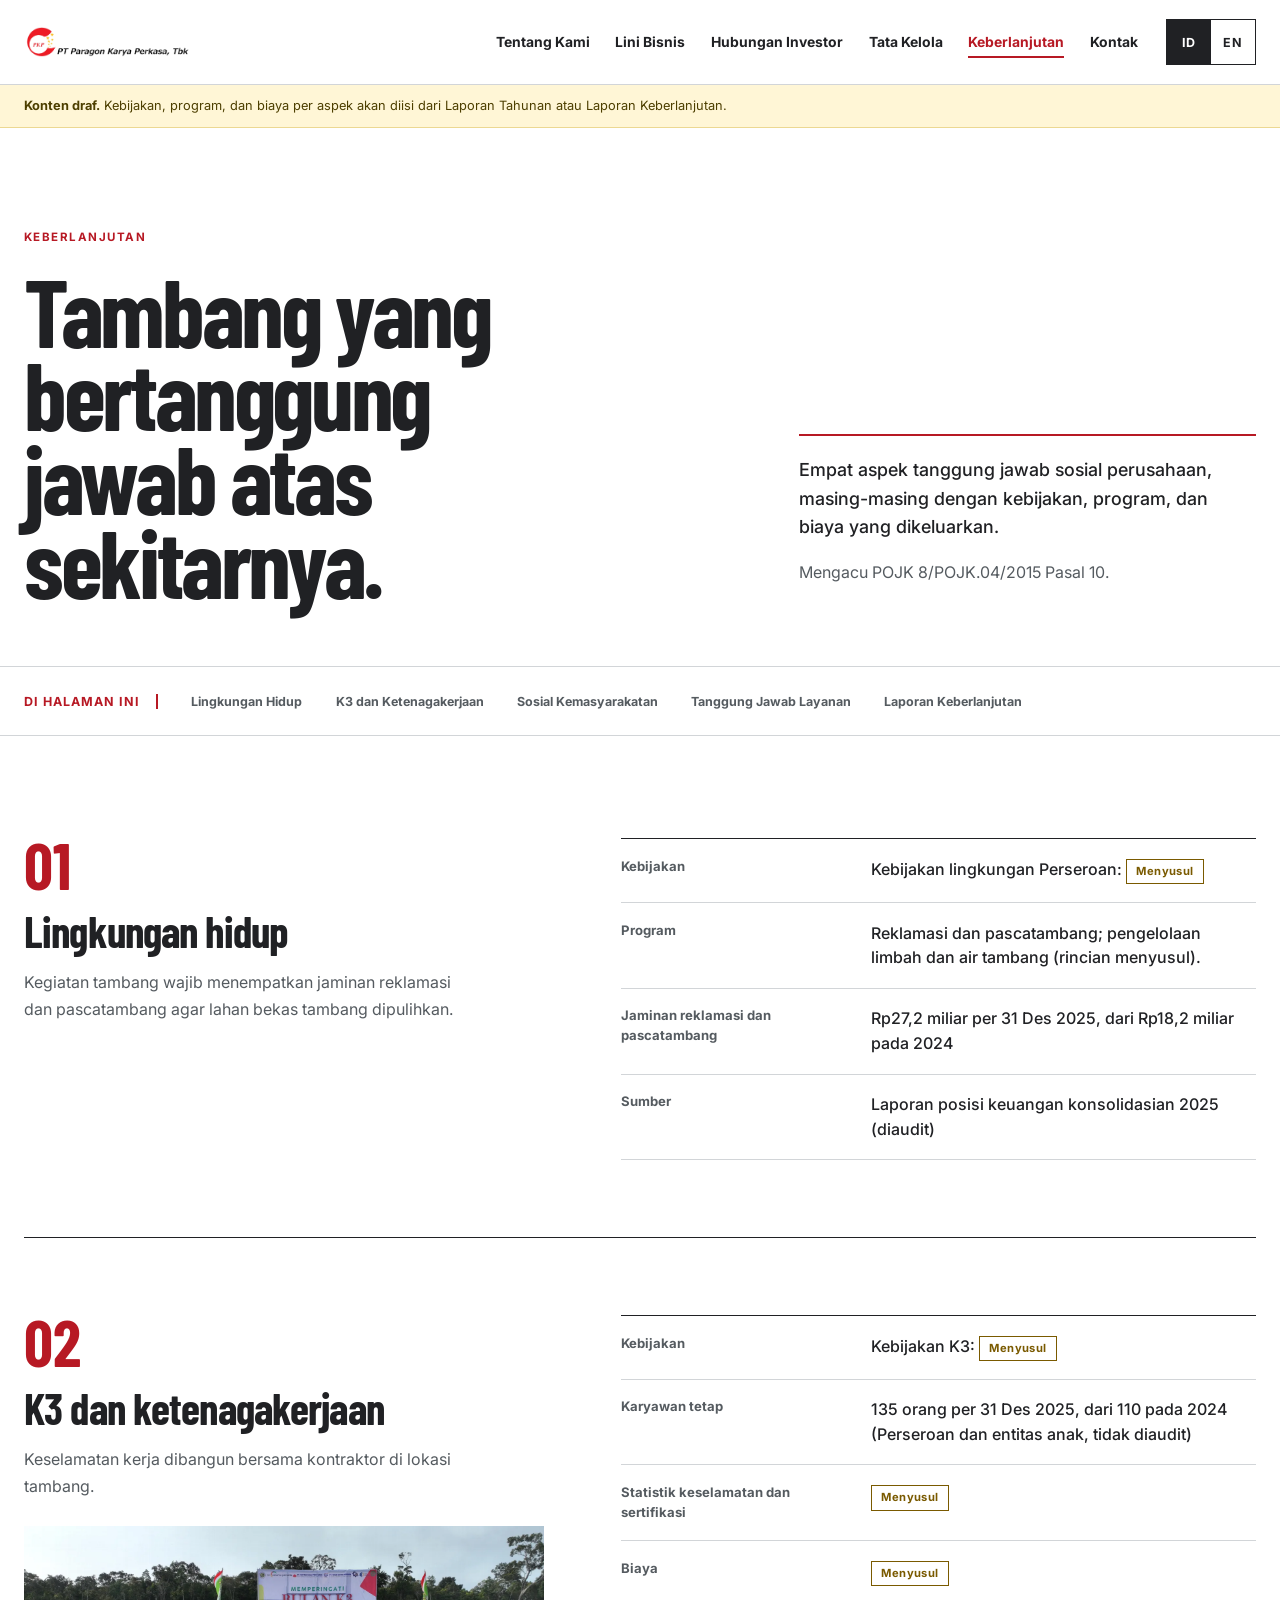
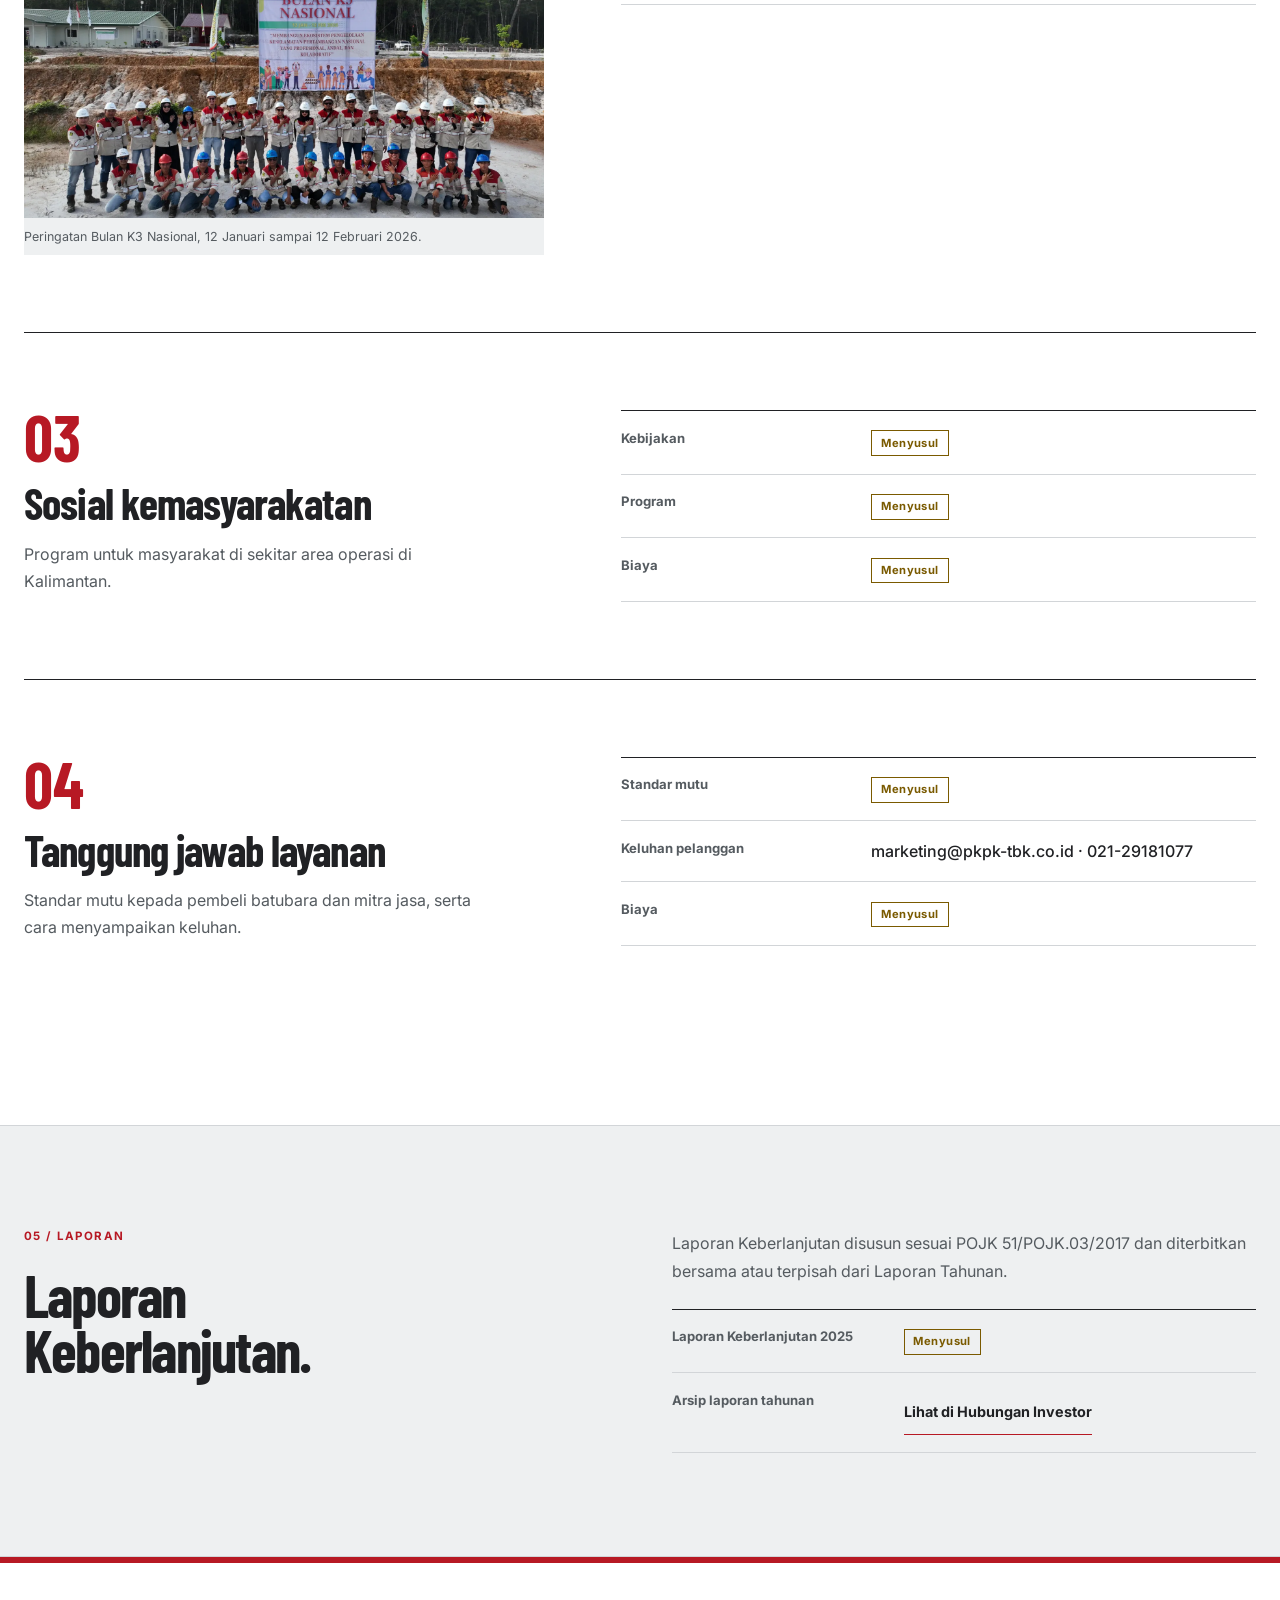
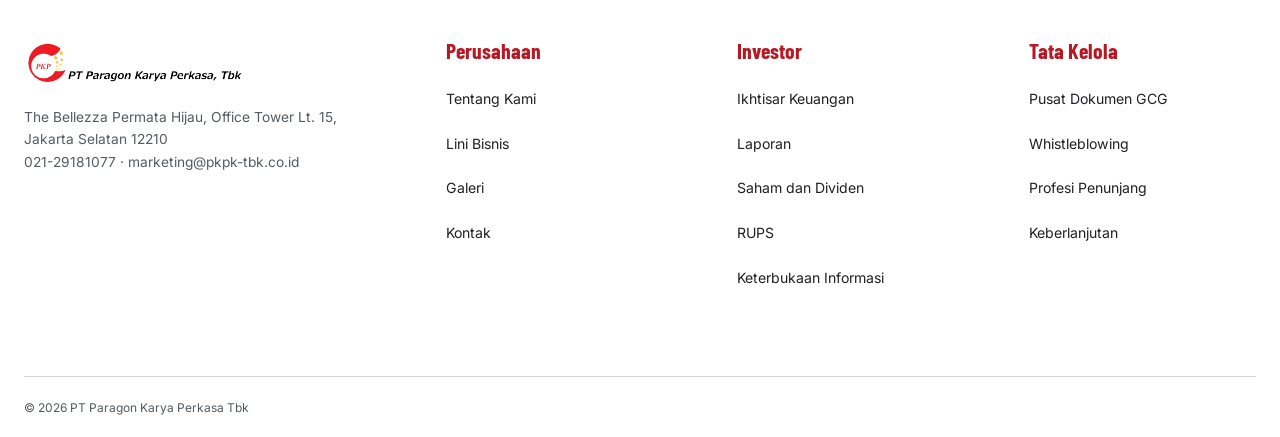
<file: sustainability.html>
<!doctype html>
<html lang="id" data-title-id="Keberlanjutan | PT Paragon Karya Perkasa Tbk" data-title-en="Sustainability | PT Paragon Karya Perkasa Tbk">
<head>
  <meta charset="UTF-8" />
  <meta name="viewport" content="width=device-width, initial-scale=1" />
  <script>try{if(localStorage.getItem('pkpk-lang')==='en')document.documentElement.lang='en'}catch(e){}</script>
  <meta name="description" content="Tanggung jawab sosial PT Paragon Karya Perkasa Tbk: lingkungan hidup, K3 dan ketenagakerjaan, pengembangan masyarakat, dan tanggung jawab layanan." />
  <meta name="theme-color" content="#b71924" />
  <meta property="og:title" content="Keberlanjutan | PKPK" />
  <meta property="og:image" content="assets/k3-bulan-nasional.webp" />
  <title>Keberlanjutan | PT Paragon Karya Perkasa Tbk</title>
  <link rel="icon" type="image/png" href="assets/logo-baru.png" />
  <link rel="preconnect" href="https://fonts.googleapis.com" />
  <link rel="preconnect" href="https://fonts.gstatic.com" crossorigin />
  <link href="https://fonts.googleapis.com/css2?family=Barlow+Condensed:wght@500;600;700&family=Inter:wght@400;500;600;700&display=swap" rel="stylesheet" />
  <link rel="stylesheet" href="styles.css" />
  <link rel="stylesheet" href="pages.css" />
</head>
<body id="top" class="doc-page">
  <a class="skip-link" href="#main-content"><span lang="id">Langsung ke konten</span><span lang="en">Skip to content</span></a>
  <header class="site-header">
    <div class="site-header__inner page-shell">
      <a class="brand" href="index.html" aria-label="Paragon Karya Perkasa, ke beranda" data-label-id="Paragon Karya Perkasa, ke beranda" data-label-en="Paragon Karya Perkasa, go to the home page"><img src="assets/logo-baru.png" width="180" height="33" alt="" /></a>
      <button class="menu-toggle" type="button" aria-controls="site-menu" aria-expanded="false" data-menu-button><span>Menu</span><span class="menu-toggle__bars" aria-hidden="true"></span></button>
      <nav id="site-menu" class="site-nav" aria-label="Navigasi utama" data-label-id="Navigasi utama" data-label-en="Main navigation" data-menu>
        <a href="about.html" data-menu-link><span lang="id">Tentang Kami</span><span lang="en">About Us</span></a>
        <a href="business.html" data-menu-link><span lang="id">Lini Bisnis</span><span lang="en">Business</span></a>
        <a href="investor.html" data-menu-link><span lang="id">Hubungan Investor</span><span lang="en">Investor Relations</span></a>
        <a href="governance.html" data-menu-link><span lang="id">Tata Kelola</span><span lang="en">Governance</span></a>
        <a href="sustainability.html" aria-current="page" data-menu-link><span lang="id">Keberlanjutan</span><span lang="en">Sustainability</span></a>
        <a href="index.html#contact" data-menu-link><span lang="id">Kontak</span><span lang="en">Contact</span></a>
      </nav>
      <div class="lang-switch" role="group" aria-label="Bahasa / Language"><button type="button" data-lang-set="id" aria-pressed="true">ID</button><button type="button" data-lang-set="en" aria-pressed="false">EN</button></div>
    </div>
  </header>
  <p class="draft-note"><span class="page-shell" style="display:block"><strong lang="id">Konten draf.</strong><strong lang="en">Draft content.</strong> <span lang="id">Kebijakan, program, dan biaya per aspek akan diisi dari Laporan Tahunan atau Laporan Keberlanjutan.</span><span lang="en">Policies, programmes, and spending per aspect will come from the Annual Report or Sustainability Report.</span></span></p>

  <main id="main-content">
    <section class="page-hero" aria-labelledby="page-title">
      <div class="page-shell page-hero__grid">
        <div><p class="kicker"><span lang="id">Keberlanjutan</span><span lang="en">Sustainability</span></p><h1 id="page-title"><span lang="id">Tambang yang bertanggung jawab atas sekitarnya.</span><span lang="en">A mine accountable to its surroundings.</span></h1></div>
        <div class="page-hero__intro"><p><span lang="id">Empat aspek tanggung jawab sosial perusahaan, masing-masing dengan kebijakan, program, dan biaya yang dikeluarkan.</span><span lang="en">Four aspects of corporate social responsibility, each with its policy, programmes, and spending.</span></p><p><span lang="id">Mengacu POJK 8/POJK.04/2015 Pasal 10.</span><span lang="en">Under POJK 8/POJK.04/2015, Article 10.</span></p></div>
      </div>
    </section>

    <nav class="page-index" aria-label="Di halaman ini" data-label-id="Di halaman ini" data-label-en="On this page">
      <div class="page-shell page-index__inner"><span lang="id">Di halaman ini</span><span lang="en">On this page</span><a href="#environment"><span lang="id">Lingkungan Hidup</span><span lang="en">Environment</span></a><a href="#safety"><span lang="id">K3 dan Ketenagakerjaan</span><span lang="en">Health, Safety and Labour</span></a><a href="#community"><span lang="id">Sosial Kemasyarakatan</span><span lang="en">Community</span></a><a href="#service"><span lang="id">Tanggung Jawab Layanan</span><span lang="en">Service Responsibility</span></a><a href="#report"><span lang="id">Laporan Keberlanjutan</span><span lang="en">Sustainability Report</span></a></div>
    </nav>

    <section class="doc-section" aria-label="Aspek tanggung jawab sosial" data-label-id="Aspek tanggung jawab sosial" data-label-en="Social responsibility aspects">
      <div class="page-shell">
        <article id="environment" class="aspect">
          <div class="aspect__head"><span>01</span><h2><span lang="id">Lingkungan hidup</span><span lang="en">Environment</span></h2><p><span lang="id">Kegiatan tambang wajib menempatkan jaminan reklamasi dan pascatambang agar lahan bekas tambang dipulihkan.</span><span lang="en">Mining requires reclamation and post-mining guarantees so that mined land is restored.</span></p></div>
          <dl class="fact-list">
            <div><dt lang="id">Kebijakan</dt><dt lang="en">Policy</dt><dd><span lang="id">Kebijakan lingkungan Perseroan:</span><span lang="en">The Company's environmental policy:</span> <span class="status status--pending"><span lang="id">Menyusul</span><span lang="en">To follow</span></span></dd></div>
            <div><dt lang="id">Program</dt><dt lang="en">Programmes</dt><dd><span lang="id">Reklamasi dan pascatambang; pengelolaan limbah dan air tambang (rincian menyusul).</span><span lang="en">Reclamation and post-mining; waste and mine-water management (details to follow).</span></dd></div>
            <div><dt lang="id">Jaminan reklamasi dan pascatambang</dt><dt lang="en">Reclamation and post-mining guarantee</dt><dd><span lang="id">Rp27,2 miliar per 31 Des 2025, dari Rp18,2 miliar pada 2024</span><span lang="en">Rp27.2 billion as of 31 Dec 2025, from Rp18.2 billion in 2024</span></dd></div>
            <div><dt lang="id">Sumber</dt><dt lang="en">Source</dt><dd><span lang="id">Laporan posisi keuangan konsolidasian 2025 (diaudit)</span><span lang="en">2025 audited consolidated statement of financial position</span></dd></div>
          </dl>
        </article>

        <article id="safety" class="aspect">
          <div class="aspect__head"><span>02</span><h2><span lang="id">K3 dan ketenagakerjaan</span><span lang="en">Health, safety and labour</span></h2><p><span lang="id">Keselamatan kerja dibangun bersama kontraktor di lokasi tambang.</span><span lang="en">Workplace safety is built together with contractors at the mine site.</span></p>
            <figure><img src="assets/k3-bulan-nasional.webp" width="1600" height="900" alt="Tim lapangan berfoto bersama pada peringatan Bulan K3 Nasional 2026 di lokasi tambang" data-alt-id="Tim lapangan berfoto bersama pada peringatan Bulan K3 Nasional 2026 di lokasi tambang" data-alt-en="Field team photographed at the 2026 National OHS Month commemoration on the mine site" loading="lazy" /><figcaption><span lang="id">Peringatan Bulan K3 Nasional, 12 Januari sampai 12 Februari 2026.</span><span lang="en">National OHS Month, 12 January to 12 February 2026.</span></figcaption></figure>
          </div>
          <dl class="fact-list">
            <div><dt lang="id">Kebijakan</dt><dt lang="en">Policy</dt><dd><span lang="id">Kebijakan K3:</span><span lang="en">OHS policy:</span> <span class="status status--pending"><span lang="id">Menyusul</span><span lang="en">To follow</span></span></dd></div>
            <div><dt lang="id">Karyawan tetap</dt><dt lang="en">Permanent employees</dt><dd><span lang="id">135 orang per 31 Des 2025, dari 110 pada 2024 (Perseroan dan entitas anak, tidak diaudit)</span><span lang="en">135 as of 31 Dec 2025, from 110 in 2024 (Company and subsidiaries, unaudited)</span></dd></div>
            <div><dt lang="id">Statistik keselamatan dan sertifikasi</dt><dt lang="en">Safety statistics and certification</dt><dd><span class="status status--pending"><span lang="id">Menyusul</span><span lang="en">To follow</span></span></dd></div>
            <div><dt lang="id">Biaya</dt><dt lang="en">Spending</dt><dd><span class="status status--pending"><span lang="id">Menyusul</span><span lang="en">To follow</span></span></dd></div>
          </dl>
        </article>

        <article id="community" class="aspect">
          <div class="aspect__head"><span>03</span><h2><span lang="id">Sosial kemasyarakatan</span><span lang="en">Community development</span></h2><p><span lang="id">Program untuk masyarakat di sekitar area operasi di Kalimantan.</span><span lang="en">Programmes for communities around the operating areas in Kalimantan.</span></p></div>
          <dl class="fact-list">
            <div><dt lang="id">Kebijakan</dt><dt lang="en">Policy</dt><dd><span class="status status--pending"><span lang="id">Menyusul</span><span lang="en">To follow</span></span></dd></div>
            <div><dt lang="id">Program</dt><dt lang="en">Programmes</dt><dd><span class="status status--pending"><span lang="id">Menyusul</span><span lang="en">To follow</span></span></dd></div>
            <div><dt lang="id">Biaya</dt><dt lang="en">Spending</dt><dd><span class="status status--pending"><span lang="id">Menyusul</span><span lang="en">To follow</span></span></dd></div>
          </dl>
        </article>

        <article id="service" class="aspect">
          <div class="aspect__head"><span>04</span><h2><span lang="id">Tanggung jawab layanan</span><span lang="en">Service responsibility</span></h2><p><span lang="id">Standar mutu kepada pembeli batubara dan mitra jasa, serta cara menyampaikan keluhan.</span><span lang="en">Quality standards for coal buyers and service partners, and how to raise a complaint.</span></p></div>
          <dl class="fact-list">
            <div><dt lang="id">Standar mutu</dt><dt lang="en">Quality standard</dt><dd><span class="status status--pending"><span lang="id">Menyusul</span><span lang="en">To follow</span></span></dd></div>
            <div><dt lang="id">Keluhan pelanggan</dt><dt lang="en">Customer complaints</dt><dd><a href="mailto:marketing@pkpk-tbk.co.id">marketing@pkpk-tbk.co.id</a> · <a href="tel:+622129181077">021-29181077</a></dd></div>
            <div><dt lang="id">Biaya</dt><dt lang="en">Spending</dt><dd><span class="status status--pending"><span lang="id">Menyusul</span><span lang="en">To follow</span></span></dd></div>
          </dl>
        </article>
      </div>
    </section>

    <section id="report" class="doc-section doc-section--soft" aria-labelledby="report-title">
      <div class="page-shell split">
        <header><p class="kicker">05 / <span lang="id">Laporan</span><span lang="en">Report</span></p><div class="doc-head" style="display:block;margin:0"><h2 id="report-title"><span lang="id">Laporan Keberlanjutan.</span><span lang="en">Sustainability Report.</span></h2></div></header>
        <div>
          <p class="small-print" style="margin:0 0 1.5rem;font-size:1rem;line-height:1.75"><span lang="id">Laporan Keberlanjutan disusun sesuai POJK 51/POJK.03/2017 dan diterbitkan bersama atau terpisah dari Laporan Tahunan.</span><span lang="en">The Sustainability Report follows POJK 51/POJK.03/2017 and is published with or separately from the Annual Report.</span></p>
          <dl class="fact-list"><div><dt lang="id">Laporan Keberlanjutan 2025</dt><dt lang="en">2025 Sustainability Report</dt><dd><span class="status status--pending"><span lang="id">Menyusul</span><span lang="en">To follow</span></span></dd></div><div><dt lang="id">Arsip laporan tahunan</dt><dt lang="en">Annual report archive</dt><dd><a class="text-link" href="investor.html#reports"><span lang="id">Lihat di Hubungan Investor</span><span lang="en">View in Investor Relations</span></a></dd></div></dl>
        </div>
      </div>
    </section>
  </main>

  <footer class="site-footer">
    <div class="page-shell site-footer__main">
      <div class="site-footer__brand"><a class="footer-brand" href="index.html" aria-label="Paragon Karya Perkasa, ke beranda" data-label-id="Paragon Karya Perkasa, ke beranda" data-label-en="Paragon Karya Perkasa, go to the home page"><img src="assets/logo-baru.png" width="220" height="40" alt="" /></a><p>The Bellezza Permata Hijau, Office Tower Lt. 15, Jakarta Selatan 12210<br /><a href="tel:+622129181077">021-29181077</a> · <a href="mailto:marketing@pkpk-tbk.co.id">marketing@pkpk-tbk.co.id</a></p></div>
      <nav class="site-footer__nav" aria-label="Perusahaan" data-label-id="Perusahaan" data-label-en="Company"><strong><span lang="id">Perusahaan</span><span lang="en">Company</span></strong><a href="about.html"><span lang="id">Tentang Kami</span><span lang="en">About Us</span></a><a href="business.html"><span lang="id">Lini Bisnis</span><span lang="en">Business</span></a><a href="index.html#gallery"><span lang="id">Galeri</span><span lang="en">Gallery</span></a><a href="index.html#contact"><span lang="id">Kontak</span><span lang="en">Contact</span></a></nav>
      <nav class="site-footer__nav" aria-label="Hubungan Investor" data-label-id="Hubungan Investor" data-label-en="Investor Relations"><strong><span lang="id">Investor</span><span lang="en">Investors</span></strong><a href="investor.html#financials"><span lang="id">Ikhtisar Keuangan</span><span lang="en">Financial Highlights</span></a><a href="investor.html#reports"><span lang="id">Laporan</span><span lang="en">Reports</span></a><a href="investor.html#shares"><span lang="id">Saham dan Dividen</span><span lang="en">Shares and Dividends</span></a><a href="investor.html#gms"><span lang="id">RUPS</span><span lang="en">GMS</span></a><a href="investor.html#disclosures"><span lang="id">Keterbukaan Informasi</span><span lang="en">Disclosures</span></a></nav>
      <nav class="site-footer__nav" aria-label="Tata Kelola dan Keberlanjutan" data-label-id="Tata Kelola dan Keberlanjutan" data-label-en="Governance and Sustainability"><strong><span lang="id">Tata Kelola</span><span lang="en">Governance</span></strong><a href="governance.html#documents"><span lang="id">Pusat Dokumen GCG</span><span lang="en">GCG Documents</span></a><a href="governance.html#whistleblowing">Whistleblowing</a><a href="governance.html#professionals"><span lang="id">Profesi Penunjang</span><span lang="en">Market Professionals</span></a><a href="sustainability.html"><span lang="id">Keberlanjutan</span><span lang="en">Sustainability</span></a></nav>
    </div>
    <div class="page-shell site-footer__bottom"><small>© 2026 PT Paragon Karya Perkasa Tbk</small></div>
  </footer>
  <script src="app.js" defer></script>
</body>
</html>
</file>
<file: styles.css>
:root{color-scheme:light;--paper:#fff;--ink:#202124;--muted:#555b60;--signal:#b71924;--gold:#d4a900;--line:#d2d5d8;--white:#fff;--soft:#eef0f1;--night:#141615;--display:'Barlow Condensed','Arial Narrow',sans-serif;--body:'Inter',ui-sans-serif,system-ui,sans-serif;--header:5.25rem;font-synthesis:none}
*{box-sizing:border-box}
html{scroll-behavior:smooth;scroll-padding-top:1.5rem}
body{margin:0;background:var(--paper);color:var(--ink);font-family:var(--body);-webkit-font-smoothing:antialiased}
img{display:block;max-width:100%}
a{color:inherit;text-decoration:none}
a,button{touch-action:manipulation}
button{font:inherit}
h1,h2,h3{margin:0}
a:focus-visible,button:focus-visible,summary:focus-visible{outline:3px solid var(--focus,#b7222c);outline-offset:4px}
.hero,.figures,.investor,.report-card--primary{--focus:#f2d66b}
/* Bilingual content lives side by side in the HTML; the root lang decides which half shows. */
html[lang="id"] [lang="en"],html[lang="en"] [lang="id"]{display:none!important}
.page-shell{width:min(100% - 3rem,85rem);margin-inline:auto}
.skip-link{position:absolute;z-index:50;left:1rem;top:1rem;padding:.8rem 1rem;background:var(--signal);color:#fff;transform:translateY(-180%)}
.skip-link:focus{transform:translateY(0)}
.site-header{position:relative;z-index:20;background:var(--white);border-bottom:1px solid var(--line)}
.site-header__inner{display:flex;align-items:center;gap:clamp(1rem,2.2vw,2rem);min-height:var(--header)}
.brand{display:inline-flex;align-items:center;min-width:0;margin-right:auto}
.brand img{width:clamp(9rem,13vw,12rem);height:auto;flex:none}
.site-nav{display:flex;align-items:center;gap:clamp(1rem,2vw,2rem)}
.site-nav a{position:relative;display:inline-flex;align-items:center;min-height:2.75rem;font-size:.87rem;font-weight:700;transition:color .18s ease}
.site-nav a:hover,.site-nav a[aria-current="page"]{color:var(--signal)}
.site-nav a[aria-current="page"]:after{content:"";position:absolute;left:0;right:0;bottom:.35rem;height:2px;background:var(--signal)}
.lang-switch{display:inline-flex;border:1px solid var(--ink)}
.lang-switch button{min-width:2.75rem;min-height:2.75rem;padding:0 .6rem;border:0;background:transparent;color:var(--ink);font-size:.78rem;font-weight:700;letter-spacing:.06em;cursor:pointer}
.lang-switch button[aria-pressed="true"]{background:var(--ink);color:#fff}
.lang-switch button:not([aria-pressed="true"]):hover{color:var(--signal)}
.menu-toggle{display:none}
.kicker{margin:0 0 1.5rem;color:var(--signal);font-size:.72rem;font-weight:700;letter-spacing:.13em;text-transform:uppercase}
.section-title,.site-footer strong{font-family:var(--display);font-weight:700}
.button{display:inline-flex;align-items:center;justify-content:center;min-height:3.25rem;padding:.85rem 1.4rem;font-size:.92rem;font-weight:700;transition:background .18s ease,transform .18s ease}
.button--red{background:var(--signal);color:#fff}
.button--red:hover{background:#8f1c24}
.button:active,.text-link:active{transform:translateY(1px)}
.text-link{display:inline-flex;align-items:center;gap:1rem;min-height:2.75rem;border-bottom:1px solid var(--signal);color:var(--ink);font-size:.9rem;font-weight:700;transition:color .18s ease,transform .18s ease}
.text-link:hover{color:var(--signal)}
.text-link--light{border-bottom-color:#fff;color:#fff}
.text-link--light:hover{color:#f5dadb}
.section-pad{padding-block:clamp(4.75rem,9vw,9rem)}
.section-title{margin:0;max-width:15ch;font-size:clamp(3.6rem,5vw,5.5rem);line-height:.96;letter-spacing:-.025em;text-wrap:balance}
.draft-note{margin:0;padding:.7rem 0;background:#fff6d6;border-bottom:1px solid #ecd892;color:#4d3f00;font-size:.8rem;line-height:1.5}
.draft-note strong{font-weight:700}

/* Home hero: three full-height photo panels, one per business line. The panel under the pointer widens to read as "this one". */
.hero{position:relative;isolation:isolate;display:flex;height:calc(100svh - var(--header));min-height:38rem;max-height:62rem;background:var(--night);color:#fff;overflow:hidden}
.hero__intro{position:absolute;z-index:3;top:0;left:0;right:0;padding-block:clamp(2.5rem,6vh,4.5rem) 0;pointer-events:none}
.hero__kicker{color:#f2d66b;letter-spacing:.14em}
.hero h1{max-width:12ch;font-family:var(--display);font-size:clamp(4.2rem,7.4vw,8rem);font-weight:700;line-height:.86;letter-spacing:-.03em;text-wrap:balance}
.hero__lead{max-width:34rem;margin:1.4rem 0 0;color:#eef0ef;font-size:clamp(1rem,1.3vw,1.12rem);line-height:1.65}
.hero__lines{display:flex;flex:1;margin:0;padding:0;list-style:none}
.line-panel{position:relative;flex:1 1 0;min-width:0;overflow:hidden;border-left:1px solid rgba(255,255,255,.28);transition:flex-grow .55s cubic-bezier(.22,.61,.36,1)}
.line-panel:first-child{border-left:0}
.line-panel>a{position:absolute;inset:0;display:flex;flex-direction:column;justify-content:flex-end;padding:clamp(1.4rem,2.6vw,2.6rem)}
.line-panel img{position:absolute;inset:0;z-index:-2;width:100%;height:100%;object-fit:cover;transition:transform .9s cubic-bezier(.22,.61,.36,1)}
.line-panel>a:before{content:"";position:absolute;inset:0;z-index:-1;background:linear-gradient(180deg,rgba(14,16,15,.9) 0%,rgba(14,16,15,.62) 30%,rgba(14,16,15,.12) 52%,rgba(14,16,15,.3) 66%,rgba(14,16,15,.92) 100%)}
.line-panel--mining img{object-position:34% 62%}
.line-panel--infrastructure img{object-position:72% 62%}
.line-panel--shipping img{object-position:46% 58%}
.line-panel__no{display:flex;align-items:center;gap:.8rem;color:#f2d66b;font-size:.75rem;font-weight:700;letter-spacing:.12em}
.line-panel__no:after{content:"";flex:1;max-width:4rem;height:1px;background:currentColor}
.line-panel h2{margin:.7rem 0 0;font-family:var(--display);font-size:clamp(2.2rem,3.2vw,3.5rem);font-weight:700;line-height:.95;letter-spacing:-.015em}
.line-panel p{max-width:26rem;margin:.9rem 0 0;color:#eceeed;font-size:.95rem;line-height:1.6}
.line-panel__more{display:inline-flex;align-items:center;gap:.6rem;margin-top:1.1rem;padding-bottom:.25rem;border-bottom:1px solid #fff;font-size:.82rem;font-weight:700}
@media (hover:hover) and (min-width:761px){
  .line-panel p,.line-panel__more{max-height:0;opacity:0;overflow:hidden;margin-top:0;transition:max-height .45s ease,opacity .3s ease,margin .45s ease}
  .hero__lines:hover .line-panel,.hero__lines:focus-within .line-panel{flex-grow:.8}
  .hero__lines .line-panel:hover,.hero__lines .line-panel:focus-within{flex-grow:1.7}
  .line-panel:hover img,.line-panel:focus-within img{transform:scale(1.04)}
  .line-panel:hover p,.line-panel:focus-within p{max-height:8rem;opacity:1;margin-top:.9rem}
  .line-panel:hover .line-panel__more,.line-panel:focus-within .line-panel__more{max-height:3rem;opacity:1;margin-top:1.1rem}
}
.line-panel>a:focus-visible{outline-offset:-6px;outline-color:#f2d66b}

/* Key figures: every number carries its source line. */
.figures{background:var(--night);color:#fff}
.figures__grid{display:grid;grid-template-columns:repeat(4,minmax(0,1fr));border-left:1px solid rgba(255,255,255,.18)}
.figures__grid div{display:flex;flex-direction:column;gap:.5rem;padding:clamp(1.6rem,3vw,2.6rem) clamp(1rem,2vw,2rem);border-right:1px solid rgba(255,255,255,.18)}
.figures strong{font-family:var(--display);font-size:clamp(2.6rem,4vw,4rem);line-height:1;color:#fff}
.figures__grid span{color:#cfd3d1;font-size:.84rem;line-height:1.45}
.figures__source{margin:0;padding-block:1rem 1.4rem;color:#b9bebc;font-size:.75rem;border-top:1px solid rgba(255,255,255,.18)}

/* Value chain: the three lines told in operating order, alternating photo side so the sequence reads as a route. */
.chain{background:#fff}
.chain__intro{display:flex;justify-content:space-between;align-items:end;gap:2rem;margin-bottom:clamp(3rem,6vw,5rem)}
.chain__intro>p{max-width:24rem;margin:0;color:var(--muted);line-height:1.7}
.chain-step{display:grid;grid-template-columns:minmax(0,1.25fr) minmax(0,1fr);align-items:stretch;border-top:1px solid var(--ink);scroll-margin-top:1.5rem}
.chain-step:nth-of-type(even) figure{order:2}
.chain-step figure{position:relative;min-height:clamp(20rem,34vw,30rem);margin:0;overflow:hidden;background:var(--soft)}
.chain-step figure img{position:absolute;inset:0;width:100%;height:100%;object-fit:cover}
.chain-step__body{display:flex;flex-direction:column;justify-content:center;padding:clamp(2rem,5vw,5rem)}
.chain-step__no{color:var(--signal);font-family:var(--display);font-size:clamp(3.5rem,6vw,6rem);font-weight:700;line-height:.8}
.chain-step h3{margin:1.2rem 0 .9rem;font-family:var(--display);font-size:clamp(2.4rem,3.6vw,3.8rem);line-height:.96;letter-spacing:-.02em}
.chain-step p{max-width:30rem;margin:0 0 1rem;color:var(--muted);line-height:1.75}
.chain-step dl{display:grid;grid-template-columns:auto 1fr;gap:.6rem 1.2rem;margin:.6rem 0 0;padding-top:1rem;border-top:1px solid var(--line);font-size:.86rem}
.chain-step dt{color:var(--muted);font-weight:700}
.chain-step dd{margin:0;font-weight:600}
.chain__note{margin:1.5rem 0 0;color:var(--muted);font-size:.85rem;line-height:1.6}

.about{display:grid;grid-template-columns:minmax(0,.95fr) minmax(0,1fr);gap:clamp(3rem,8vw,9rem);background:var(--soft)}
.about-wrap{background:var(--soft)}
.about__copy{padding-top:.2rem}
.about__copy>p{max-width:38rem;margin:0 0 1.3rem;color:var(--muted);font-size:1rem;line-height:1.8}
.about__copy .about__lead{color:var(--ink);font-size:clamp(1.15rem,1.65vw,1.45rem);line-height:1.65;font-weight:500}
.about__milestones{display:grid;grid-template-columns:1fr 1fr;gap:1.5rem;margin:2.3rem 0 1.5rem;padding-top:1.3rem;border-top:1px solid var(--line)}
.about__milestones div{display:flex;flex-direction:column;gap:.2rem}
.about__milestones strong{font-family:var(--display);font-size:3.3rem;line-height:1;color:var(--signal)}
.about__milestones span{max-width:12rem;color:var(--muted);font-size:.82rem;line-height:1.45}

.gallery{background:#fff}.gallery__heading{display:flex;align-items:end;justify-content:space-between;gap:2rem;margin-bottom:2.7rem}.gallery__heading>p{max-width:22rem;margin:0;color:var(--muted);line-height:1.7}.gallery__grid{display:grid;grid-template-columns:repeat(3,1fr);gap:1rem}.gallery figure{margin:0}.gallery img{width:100%;height:clamp(16rem,31vw,28rem);object-fit:cover}.gallery figure:first-child img{object-position:center 65%}.gallery figcaption{display:flex;align-items:center;gap:1rem;padding:1rem 0;border-bottom:1px solid var(--line);font-size:.84rem;font-weight:700}.gallery figcaption>span:first-child{color:var(--signal);font-size:.7rem}

.investor{background:var(--signal);color:#fff}
.investor__grid{display:grid;grid-template-columns:minmax(0,.9fr) minmax(0,1.1fr);gap:clamp(3rem,8vw,9rem)}
.investor .kicker{color:#f2d66b}
.investor .section-title{max-width:12ch}
.investor__heading>p:last-child{max-width:24rem;margin:1.6rem 0 0;color:#fff0f1;line-height:1.75}
.investor__links{border-top:1px solid rgba(255,255,255,.42)}
.investor-link{display:flex;align-items:center;justify-content:space-between;gap:1rem;min-height:7.5rem;padding:1.4rem 0;border-bottom:1px solid rgba(255,255,255,.42);transition:padding-left .18s ease,color .18s ease}
.investor-link:hover{padding-left:.5rem;color:#f2d66b}
.investor-link>span:first-child{display:flex;flex-direction:column;gap:.55rem}
.investor-link small{color:#ffe1e3;font-size:.72rem;font-weight:700;letter-spacing:.08em;text-transform:uppercase}
.investor-link strong{max-width:28rem;font-size:clamp(1.05rem,1.5vw,1.3rem);line-height:1.45}
.investor-link__arrow{font-size:1.6rem}

.contact__grid{display:grid;grid-template-columns:1fr 1fr;min-height:43rem}.contact__image{min-height:100%;margin:0}.contact__image img{width:100%;height:100%;object-fit:cover}.contact__content{display:flex;flex-direction:column;align-items:flex-start;justify-content:center;padding:clamp(3rem,7vw,8rem)}
.contact .section-title{max-width:11ch}
.contact__content>p:not(.kicker){max-width:27rem;margin:1.6rem 0 2rem;color:var(--muted);line-height:1.75}
.contact__details{width:100%;margin:2.5rem 0 0;font-style:normal;border-top:1px solid var(--line)}
.contact__details div{display:grid;grid-template-columns:7rem 1fr;gap:1rem;padding:1.3rem 0;border-bottom:1px solid var(--line)}
.contact__details span{color:var(--muted);font-size:.8rem;font-weight:700}
.contact__details a,.contact__details p{min-width:0;margin:0;overflow-wrap:anywhere;font-size:.94rem;font-weight:600;line-height:1.65}
.contact__details a:hover{color:var(--signal)}

.site-footer{background:#fff;color:var(--ink);border-top:6px solid var(--signal)}
.site-footer__main{display:grid;grid-template-columns:minmax(15rem,1.1fr) repeat(3,minmax(10rem,.7fr));gap:clamp(2.5rem,5vw,5rem);align-items:start;padding-block:clamp(3.5rem,6vw,5.5rem)}
.site-footer__brand{display:flex;flex-direction:column;gap:1.4rem;padding-top:.2rem}
.site-footer__brand p{max-width:20rem;margin:0;color:var(--muted);font-size:.86rem;line-height:1.65}
.footer-brand{display:inline-flex;align-items:center;width:13.75rem;max-width:100%}.footer-brand img{display:block;width:100%;height:auto}
.site-footer__nav{display:flex;flex-direction:column;align-items:flex-start;gap:.15rem}
.site-footer__nav>strong{margin:0 0 .9rem;color:var(--signal);font-size:1.35rem;line-height:1}
.site-footer__nav a{display:inline-flex;align-items:center;min-height:2.65rem;color:var(--ink);font-size:.88rem;line-height:1.45;overflow-wrap:anywhere;transition:color .18s ease,transform .18s ease}
.site-footer__nav a:hover{color:var(--signal);transform:translateX(.2rem)}
.site-footer__bottom{display:flex;align-items:center;justify-content:space-between;flex-wrap:wrap;gap:.5rem 2rem;padding-block:1.4rem;border-top:1px solid var(--line)}
.site-footer__bottom small{color:var(--muted);font-size:.75rem}
.site-footer__bottom a{color:var(--signal);font-size:.75rem;font-weight:700}

@media (max-width:1180px){
  .page-shell{width:min(100% - 2rem,85rem)}
  .menu-toggle{order:1;display:inline-flex;align-items:center;justify-content:center;gap:.75rem;min-height:2.75rem;border:1px solid var(--ink);background:transparent;padding:.6rem .85rem;color:var(--ink);font:700 .88rem var(--body);cursor:pointer}
  .menu-toggle__bars,.menu-toggle__bars:before,.menu-toggle__bars:after{display:block;width:1.1rem;height:2px;background:currentColor;content:""}
  .menu-toggle__bars:before{transform:translateY(-5px)}.menu-toggle__bars:after{transform:translateY(3px)}
  .site-nav{display:none;position:absolute;top:100%;left:0;right:0;flex-direction:column;align-items:stretch;gap:0;background:var(--white);border-bottom:1px solid var(--line);padding:.5rem 1rem 1rem}
  .site-nav.is-open{display:flex}
  .site-nav a{min-height:3.3rem;border-bottom:1px solid var(--line)}
  .site-nav a[aria-current="page"]:after{left:-1rem;right:auto;top:0;bottom:0;width:3px;height:auto}
  .site-footer__main{grid-template-columns:1fr 1fr 1fr;gap:2.5rem 2rem}.site-footer__brand{grid-column:1/-1}
}
@media (max-width:960px){
  .figures__grid{grid-template-columns:1fr 1fr}
  .figures__grid div:nth-child(-n+2){border-bottom:1px solid rgba(255,255,255,.18)}
  .chain-step{grid-template-columns:1fr 1fr}
}
@media (max-width:760px){
  :root{--header:4.75rem}
  .brand img{width:9.5rem;height:auto}
  .hero{flex-direction:column;height:auto;min-height:0;max-height:none}
  .hero__intro{position:static;padding-block:2.6rem 2.2rem;pointer-events:auto}
  .hero h1{font-size:clamp(3.4rem,15vw,5rem)}
  .hero__lead{font-size:.98rem}
  .hero__lines{flex-direction:column}
  .line-panel{flex:none;height:clamp(17rem,44svh,24rem);border-left:0;border-top:1px solid rgba(255,255,255,.28)}
  .line-panel>a:before{background:linear-gradient(180deg,rgba(14,16,15,.2) 0%,rgba(14,16,15,.35) 40%,rgba(14,16,15,.92) 100%)}
  .line-panel--shipping img{object-position:60% 55%}
  .line-panel h2{font-size:2.4rem}
  .line-panel p{font-size:.92rem}
  .section-pad{padding-block:4.5rem}.section-title{font-size:clamp(3rem,10vw,4.4rem)}
  .chain__intro,.gallery__heading{display:block}.chain__intro>p,.gallery__heading>p{margin-top:1.2rem}
  .chain-step{grid-template-columns:1fr}
  .chain-step:nth-of-type(even) figure{order:0}
  .chain-step figure{min-height:16rem}
  .chain-step__body{padding:2rem 0 3rem}
  .about,.investor__grid,.contact__grid{grid-template-columns:1fr;gap:0}
  .gallery__grid{grid-template-columns:1fr 1fr}.gallery img{height:16rem}
  .contact__image{height:22rem;min-height:0}.contact__content{padding:4.5rem 1rem}
  .investor-link{min-height:6.5rem}.contact__details div{grid-template-columns:6rem 1fr}
  .site-footer__main{grid-template-columns:1fr 1fr}
}
@media (max-width:430px){
  .page-shell{width:min(100% - 2rem,85rem)}
  .menu-toggle{padding-inline:.65rem}
  .menu-toggle>span:first-child{position:absolute;width:1px;height:1px;overflow:hidden;clip:rect(0 0 0 0)}
  .figures__grid{grid-template-columns:1fr}
  .figures__grid div{border-bottom:1px solid rgba(255,255,255,.18)}
  .gallery__grid{grid-template-columns:1fr}.gallery img{height:17rem}
  .contact__details div{grid-template-columns:1fr;gap:.35rem}
  .site-footer__main{grid-template-columns:1fr}.site-footer__brand{grid-column:auto}
}
@media (prefers-reduced-motion:reduce){html{scroll-behavior:auto}*,*:before,*:after{transition-duration:.01ms!important;animation-duration:.01ms!important}}
</file>
<file: about.css>
.about-page{background:#fff}
.about-page section[id]{scroll-margin-top:5.5rem}
.about-hero{background:#fff}
.about-hero__grid{display:grid;grid-template-columns:minmax(0,1.25fr) minmax(20rem,.75fr);gap:clamp(3rem,8vw,8rem);align-items:end;padding-block:clamp(5rem,9vw,9rem)}
.about-hero__copy h1{max-width:12ch;margin:0;font-family:var(--display);font-size:clamp(4.8rem,8vw,8.8rem);font-weight:700;letter-spacing:-.035em;line-height:.87;text-wrap:balance}
.about-hero__intro{padding-bottom:.5rem;border-top:2px solid var(--signal)}
.about-hero__intro p{margin:1.25rem 0 0;color:var(--muted);font-size:1rem;line-height:1.75}
.about-hero__intro p:first-child{color:var(--ink);font-size:clamp(1.1rem,1.5vw,1.35rem);font-weight:500;line-height:1.6}
.about-hero__image{height:clamp(28rem,46vw,44rem);margin:0;overflow:hidden;background:var(--soft)}
.about-hero__image img{width:100%;height:100%;object-fit:cover;object-position:center 40%}
.about-index{position:sticky;z-index:10;top:0;background:rgba(255,255,255,.97);border-bottom:1px solid var(--line)}
.about-index__inner{display:flex;align-items:center;gap:clamp(1rem,2.6vw,2.5rem);min-height:4.5rem;overflow-x:auto;scrollbar-width:thin}
.about-index__inner>span,.about-index__inner a{flex:none;font-size:.76rem;font-weight:700}
.about-index__inner>span{padding-right:1rem;border-right:2px solid var(--signal);color:var(--signal);text-transform:uppercase;letter-spacing:.08em}
.about-index__inner a{display:inline-flex;align-items:center;min-height:2.75rem;color:var(--muted)}
.about-index__inner a:hover{color:var(--signal)}
.about-section{padding-block:clamp(5.5rem,10vw,10rem);border-bottom:1px solid var(--line)}
.editorial-grid{display:grid;grid-template-columns:minmax(0,.85fr) minmax(0,1.15fr);gap:clamp(3rem,9vw,9rem)}
.editorial-heading h2,.section-heading-inline h2,.journey-heading h2,.recognition-copy h2,.governance-intro h2{margin:0;font-family:var(--display);font-size:clamp(3.6rem,5vw,5.8rem);font-weight:700;letter-spacing:-.03em;line-height:.94;text-wrap:balance}
.editorial-copy{max-width:46rem}
.editorial-copy p{margin:0 0 1.3rem;color:var(--muted);font-size:1rem;line-height:1.82}
.editorial-copy .lead{color:var(--ink);font-size:clamp(1.2rem,1.65vw,1.5rem);font-weight:500;line-height:1.62}
.section-heading-inline{display:flex;justify-content:space-between;align-items:end;gap:3rem;margin-bottom:clamp(3rem,6vw,5rem)}
.section-heading-inline>p{max-width:22rem;margin:0;color:var(--muted);line-height:1.7}
.purpose-section{background:var(--soft)}
.purpose-grid{display:grid;grid-template-columns:repeat(2,minmax(0,1fr));border-top:1px solid var(--line);border-left:1px solid var(--line)}
.purpose-statement,.philosophy{min-height:20rem;padding:clamp(2rem,4vw,4rem);background:#fff;border-right:1px solid var(--line);border-bottom:1px solid var(--line)}
.purpose-statement>span,.philosophy>span{color:var(--signal);font-size:.75rem;font-weight:700;letter-spacing:.08em;text-transform:uppercase}
.purpose-statement h3{max-width:13ch;margin:4rem 0 0;font-family:var(--display);font-size:clamp(2.7rem,4vw,4.5rem);line-height:.98}
.purpose-statement--primary{background:var(--signal);color:#fff}
.purpose-statement--primary>span{color:#fff0f1}
.purpose-statement--motto{background:var(--ink);color:#fff}
.purpose-statement--motto>span{color:#f2d66b}
.section-source{margin-top:2rem}
.philosophy ol{margin:2.3rem 0 0;padding:0;list-style:none;counter-reset:philosophy}
.philosophy li{display:grid;grid-template-columns:2rem 1fr;gap:1rem;padding:.85rem 0;border-top:1px solid var(--line);font-weight:600;line-height:1.55;counter-increment:philosophy}
.philosophy li::before{content:"0" counter(philosophy);color:var(--signal);font-size:.72rem;font-weight:700}
.journey-layout{display:grid;grid-template-columns:minmax(18rem,.65fr) minmax(0,1.35fr);gap:clamp(3rem,8vw,8rem);align-items:start}
.journey-heading{position:sticky;top:7rem}
.journey-heading>p:not(.kicker){max-width:23rem;margin:1.8rem 0 0;color:var(--muted);line-height:1.7}
.journey-heading figure,.governance-intro figure{margin:2.2rem 0 0;overflow:hidden;background:var(--soft)}
.journey-heading figure img,.governance-intro figure img{width:100%;height:14rem;object-fit:cover}
.timeline{margin:0;padding:0;list-style:none;border-top:1px solid var(--line)}
.journey-record{min-width:0}
.timeline li{display:grid;grid-template-columns:7rem 1fr;gap:clamp(1.5rem,4vw,4rem);padding:2rem 0;border-bottom:1px solid var(--line)}
.timeline time{color:var(--signal);font-family:var(--display);font-size:2.8rem;font-weight:700;line-height:1}
.timeline h3{margin:0 0 .45rem;font-family:var(--display);font-size:1.8rem;line-height:1.1}
.timeline p{margin:0;color:var(--muted);line-height:1.65}
.management-section{background:var(--soft)}
.management-groups{display:grid;grid-template-columns:repeat(2,minmax(0,1fr));gap:1.25rem}
.management-photo{height:clamp(28rem,52vw,48rem);margin:0 0 1.25rem;overflow:hidden;background:#fff}
.management-photo img{width:100%;height:100%;object-fit:contain;object-position:center bottom}
.management-groups>section{padding:clamp(1.7rem,3vw,3rem);background:#fff;border-top:4px solid var(--signal)}
.management-groups>section:last-child{grid-column:1/-1}
.management-groups h3{margin:0 0 1.4rem;font-family:var(--display);font-size:2rem}
.people-list{border-top:1px solid var(--line)}
.people-list article{display:grid;grid-template-columns:minmax(10rem,.65fr) minmax(0,1fr);gap:1.5rem;padding:1.2rem 0;border-bottom:1px solid var(--line)}
.people-list span{color:var(--muted);font-size:.8rem;font-weight:700;line-height:1.45}
.people-list strong{font-size:.95rem;line-height:1.45}
.management-source{margin-top:2rem}
.recognition-section{display:grid;grid-template-columns:minmax(0,1.15fr) minmax(22rem,.85fr);min-height:38rem;background:#fff}
.recognition-section figure{min-height:100%;margin:0;background:var(--soft)}
.recognition-section figure img{width:100%;height:100%;object-fit:cover}
.recognition-copy{display:flex;flex-direction:column;align-items:flex-start;justify-content:center;padding:clamp(3rem,7vw,7rem)}
.recognition-copy p:not(.kicker){max-width:31rem;margin:1.6rem 0 2rem;color:var(--muted);line-height:1.75}
.governance-section{background:#fff}
.governance-layout{display:grid;grid-template-columns:minmax(18rem,.68fr) minmax(0,1.32fr);gap:clamp(3rem,8vw,8rem);align-items:start}
.governance-intro{position:sticky;top:7rem}
.governance-intro>p:not(.kicker){max-width:26rem;margin:1.7rem 0 0;color:var(--muted);line-height:1.75}
.principles{margin-bottom:3.5rem;border-top:1px solid var(--line)}
.principles article{display:grid;grid-template-columns:3rem minmax(0,1fr);gap:1.5rem;padding:1.5rem 0;border-bottom:1px solid var(--line)}
.principles article>span{color:var(--signal);font-size:.72rem;font-weight:700}
.principles h3{margin:0 0 .4rem;font-family:var(--display);font-size:2rem}
.principles p{margin:0;color:var(--muted);line-height:1.65}
.governance-functions{margin-bottom:2.2rem;border-top:1px solid var(--ink)}
.governance-functions details{border-bottom:1px solid var(--line)}
.governance-functions summary{min-height:4rem;padding:1.2rem 2.2rem 1.2rem 0;font-family:var(--display);font-size:1.45rem;font-weight:700;line-height:1.2;cursor:pointer}
.governance-functions details[open] summary{color:var(--signal)}
.governance-functions details p{max-width:42rem;margin:0;padding:0 0 1.5rem;color:var(--muted);line-height:1.7}
@media(max-width:960px){.about-hero__grid,.editorial-grid,.journey-layout,.governance-layout{grid-template-columns:1fr}.about-hero__grid{align-items:start}.journey-heading,.governance-intro{position:static}.recognition-section{grid-template-columns:1fr 1fr}.management-groups{grid-template-columns:1fr}.management-groups>section:last-child{grid-column:auto}}
@media(max-width:700px){.about-index{top:0}.about-index__inner{gap:1.25rem}.about-hero__grid{padding-block:4.5rem 3rem}.about-hero__copy h1{font-size:clamp(4rem,17vw,6rem)}.about-hero__image{height:27rem}.section-heading-inline{display:block}.section-heading-inline>p{margin-top:1.3rem}.purpose-grid{grid-template-columns:1fr}.purpose-statement,.philosophy{min-height:17rem;padding:2rem 1.25rem}.purpose-statement h3{margin-top:3rem}.recognition-section{grid-template-columns:1fr}.recognition-section figure{min-height:22rem}.recognition-copy{padding:4.5rem 1rem}.people-list article{grid-template-columns:1fr;gap:.35rem}.timeline li{grid-template-columns:5.2rem 1fr;gap:1rem}.timeline time{font-size:2.2rem}}
@media(max-width:410px){.about-hero__image{height:22rem}.about-index__inner{width:calc(100% - 1.25rem)}.timeline li{grid-template-columns:1fr}.timeline time{font-size:2.6rem}.recognition-copy{padding-inline:.625rem}}
</file>
<file: admin.css>
/* Admin panel, Design 1 skin: same tokens as styles.css (Barlow Condensed display, Inter body, signal red, square edges). */
:root{color-scheme:light;--paper:#fff;--ink:#202124;--muted:#555b60;--signal:#b71924;--signal-dark:#8f1c24;--gold:#d4a900;--line:#d2d5d8;--soft:#eef0f1;--night:#141615;--ok:#1c6b3a;--warn:#7a5a00;--display:'Barlow Condensed','Arial Narrow',sans-serif;--body:'Inter',ui-sans-serif,system-ui,sans-serif;--side:16.5rem}
*{box-sizing:border-box}
body{margin:0;background:var(--soft);color:var(--ink);font-family:var(--body);font-size:15px;line-height:1.5;-webkit-font-smoothing:antialiased}
[hidden]{display:none!important}
img{display:block;max-width:100%}
a{color:inherit}
h1,h2,p{margin:0}
:focus-visible{outline:3px solid var(--gold);outline-offset:2px}
.sr{position:absolute;width:1px;height:1px;overflow:hidden;clip:rect(0 0 0 0)}
.muted{color:var(--muted);font-size:.82rem}
.kicker{color:var(--signal);font-size:.72rem;font-weight:700;letter-spacing:.12em;text-transform:uppercase}

/* Buttons */
.btn{display:inline-flex;align-items:center;justify-content:center;min-height:2.75rem;padding:.6rem 1.1rem;border:1px solid var(--ink);background:transparent;color:var(--ink);font:700 .85rem/1 var(--body);text-decoration:none;cursor:pointer;transition:background .15s,color .15s}
.btn:hover{background:var(--ink);color:#fff}
.btn--primary{border-color:var(--signal);background:var(--signal);color:#fff}
.btn--primary:hover{border-color:var(--signal-dark);background:var(--signal-dark)}
.btn--ghost{border-color:var(--line)}
.btn--sm{min-height:2.1rem;padding:.35rem .75rem;font-size:.78rem}
.btn--block{width:100%}

/* Login */
.login{display:grid;min-height:100vh;place-items:center;padding:1rem;background:linear-gradient(rgba(20,22,21,.72),rgba(20,22,21,.88)),url(assets/hero-tambang.webp) center/cover}
.login__card{display:grid;gap:1.1rem;width:min(100%,26rem);padding:2.5rem 2rem;border-top:4px solid var(--signal);background:#fff}
.login__logo{width:13rem;margin-bottom:.5rem}
.login h1{font:700 2.4rem/1 var(--display)}
.hint{color:var(--muted);font-size:.78rem}

/* Shell */
.app{display:grid;grid-template-columns:var(--side) minmax(0,1fr);min-height:100vh}
.side{position:sticky;top:0;display:flex;flex-direction:column;height:100vh;padding:1.5rem 0;background:var(--night);color:#fff;overflow-y:auto}
.side__brand{margin:0 1.5rem 2rem;padding:.6rem .75rem;background:#fff}
.side__nav{display:grid;flex:1;align-content:start}
.side__nav a{display:flex;align-items:center;justify-content:space-between;gap:1rem;min-height:2.9rem;padding:.4rem 1.5rem;border-left:4px solid transparent;color:#c9cccf;font:600 1.15rem/1 var(--display);letter-spacing:.02em;text-decoration:none}
.side__nav a:hover{background:rgba(255,255,255,.06);color:#fff}
.side__nav a.is-active{border-left-color:var(--signal);background:rgba(183,25,36,.18);color:#fff}
.side__nav b{min-width:1.6rem;padding:.2rem .4rem;background:rgba(255,255,255,.1);font:700 .72rem/1 var(--body);text-align:center}
.side__nav b.is-alert{background:var(--signal)}
.side__group{margin:1.4rem 1.5rem .4rem;color:#8b9094;font-size:.66rem;font-weight:700;letter-spacing:.14em;text-transform:uppercase}
.side__user{display:flex;align-items:center;gap:.75rem;margin:1.5rem 1.5rem 0;padding-top:1.25rem;border-top:1px solid rgba(255,255,255,.12)}
.side__user strong{display:block;font-size:.85rem}
.side__user small{color:#8b9094;font-size:.75rem}
.avatar{display:grid;flex:none;width:2.4rem;height:2.4rem;place-items:center;background:var(--gold);color:var(--night);font:700 1.05rem/1 var(--display)}

.main{min-width:0}
.topbar{position:sticky;top:0;z-index:5;display:flex;align-items:center;justify-content:space-between;gap:1rem;padding:1rem 2rem;border-bottom:1px solid var(--line);background:#fff}
.topbar__note{color:var(--muted);font-size:.78rem}
.topbar__actions{display:flex;gap:.5rem}
#views{padding:2rem 2rem 4rem}
.view{display:grid;gap:1.5rem}
.view__head{display:flex;align-items:flex-end;justify-content:space-between;gap:2rem;padding-bottom:1.5rem;border-bottom:1px solid var(--ink)}
.view__head h1{margin-top:.4rem;font:700 clamp(2.2rem,4vw,3.2rem)/.95 var(--display);letter-spacing:-.01em}
.view__head>p{max-width:28rem;color:var(--muted);font-size:.88rem}
.view__actions{display:flex;flex-wrap:wrap;gap:.5rem}
.note{color:var(--muted);font-size:.85rem}

/* Panels */
.grid-2{display:grid;grid-template-columns:repeat(2,minmax(0,1fr));gap:1.5rem}
.panel{display:grid;align-content:start;gap:1.1rem;padding:1.5rem;border-top:3px solid var(--signal);background:#fff}
.panel__head{display:flex;align-items:flex-start;justify-content:space-between;gap:1rem}
.panel__head h2{font:700 1.5rem/1.05 var(--display)}
.panel__head--sub{padding-top:1rem;border-top:1px solid var(--line)}
.panel__foot{display:flex;justify-content:flex-end}
.link{color:var(--signal);font-size:.8rem;font-weight:700}

.stats{display:grid;grid-template-columns:repeat(4,minmax(0,1fr));gap:1.5rem}
.stat{display:grid;gap:.3rem;padding:1.4rem 1.5rem;border-left:4px solid var(--ink);background:#fff}
.stat small{color:var(--muted);font-size:.72rem;font-weight:700;letter-spacing:.08em;text-transform:uppercase}
.stat strong{font:700 3rem/1 var(--display)}
.stat span{color:var(--muted);font-size:.8rem}
.stat--warn{border-left-color:var(--gold)}
.stat--alert{border-left-color:var(--signal)}
.stat--alert strong{color:var(--signal)}

.bars{display:grid;gap:1rem;margin:0;padding:0;list-style:none}
.bars li{display:grid;grid-template-columns:1fr auto;gap:.4rem;font-size:.85rem}
.bars b{font:700 1.05rem/1 var(--display)}
.bars i{grid-column:1/-1;height:.5rem;background:linear-gradient(90deg,var(--signal) var(--v),var(--soft) var(--v))}

.deadlines,.feed,.todo,.rows{display:grid;margin:0;padding:0;list-style:none}
.deadlines li{display:grid;grid-template-columns:4.2rem 1fr auto;align-items:center;gap:1rem;padding:.9rem 0;border-bottom:1px solid var(--line)}
.deadlines time{color:var(--signal);font:700 1.35rem/1 var(--display)}
.deadlines strong,.rows strong{display:block;font-size:.88rem}
.deadlines span,.rows span{color:var(--muted);font-size:.78rem}
.todo li{display:flex;justify-content:space-between;gap:1rem;padding:.75rem 0;border-bottom:1px solid var(--line);font-size:.86rem}
.todo a{font-weight:600;text-underline-offset:.2em}
.todo span{flex:none;color:var(--muted);font-size:.75rem;font-weight:700}
.feed li{padding:.75rem 0;border-bottom:1px solid var(--line);font-size:.85rem}
.feed time{color:var(--muted);font-size:.72rem;font-weight:700}
.rows li{display:flex;align-items:center;justify-content:space-between;gap:1rem;padding:.85rem 0;border-bottom:1px solid var(--line)}

/* Tags */
.tag{display:inline-flex;align-items:center;flex:none;min-height:1.6rem;padding:.1rem .55rem;border:1px solid currentColor;color:var(--muted);font-size:.7rem;font-weight:700;letter-spacing:.04em;white-space:nowrap}
.tag--ok{color:var(--ok)}
.tag--warn{color:var(--warn);background:#fbf1c9}
.tag--alert{border-color:var(--signal);background:var(--signal);color:#fff}
.lang{display:inline-block;margin-right:.25rem;padding:.1rem .35rem;border:1px dashed var(--line);color:#9aa0a5;font-size:.68rem;font-weight:700}
.lang.on{border:1px solid var(--ink);background:var(--ink);color:#fff}

/* Forms */
.filters{display:flex;flex-wrap:wrap;gap:1rem;padding:1rem 1.25rem;background:#fff}
.field{display:grid;gap:.35rem;min-width:0}
.field>span{color:var(--muted);font-size:.74rem;font-weight:700;letter-spacing:.04em}
.field--inline{grid-template-columns:auto minmax(10rem,1fr);align-items:center;gap:.6rem}
.field--full{grid-column:1/-1}
.field.check{display:flex;align-items:center;gap:.6rem;align-self:end;min-height:2.75rem}
.field.check span{font-size:.85rem}
input,select,textarea{width:100%;min-height:2.6rem;padding:.55rem .7rem;border:1px solid var(--line);border-radius:0;background:#fff;color:var(--ink);font:inherit;font-size:.88rem}
input[type=checkbox]{width:1.15rem;min-height:0;height:1.15rem;accent-color:var(--signal)}
input[type=file]{padding:.45rem;background:var(--soft)}
textarea{resize:vertical}
input:focus,select:focus,textarea:focus{border-color:var(--ink);outline:2px solid var(--gold);outline-offset:0}
.form-grid{display:grid;grid-template-columns:repeat(2,minmax(0,1fr));gap:1rem}
.upload{display:grid;gap:.4rem;justify-items:start;padding:1.25rem;border:1px dashed var(--muted);background:var(--soft)}
.upload strong{font-size:.9rem}
.upload span{color:var(--muted);font-size:.8rem}

/* Tables */
.table-wrap{overflow-x:auto;background:#fff}
.table{width:100%;border-collapse:collapse;font-size:.85rem}
.table th,.table td{padding:.8rem 1rem;border-bottom:1px solid var(--line);text-align:left;vertical-align:middle}
.table thead th{background:var(--night);color:#fff;font-size:.72rem;letter-spacing:.06em;text-transform:uppercase;white-space:nowrap}
.table tbody th{font-weight:600}
.table tbody th small{display:block;margin-top:.15rem;color:var(--muted);font-size:.74rem;font-weight:400}
.table tbody tr:hover{background:#fafafa}
.table .group th{background:var(--soft);color:var(--signal);font:700 1rem/1 var(--display);letter-spacing:.04em;text-transform:uppercase}
.table .calc td{color:var(--muted);font-variant-numeric:tabular-nums}
.table--input td{padding:.35rem .5rem}
.table--input input{min-height:2.2rem;text-align:right;font-variant-numeric:tabular-nums}
.table--input input:placeholder-shown{background:#fffbea}
.table td.ok{color:var(--ok);font-weight:600}
.table td.warn{color:var(--warn);font-weight:700}
.empty{padding:2rem;color:var(--muted);text-align:center}

/* RUPS */
.checklist{display:grid;margin:0;padding:0;list-style:none}
.checklist li{display:flex;align-items:center;justify-content:space-between;gap:1rem;min-height:3rem;padding:.4rem 0 .4rem 2rem;border-bottom:1px solid var(--line);font-size:.88rem;position:relative}
.checklist li::before{content:"";position:absolute;left:0;width:1.1rem;height:1.1rem;border:2px solid var(--line)}
.checklist li.done::before{border-color:var(--ok);background:var(--ok);box-shadow:inset 0 0 0 3px #fff}
.checklist li.na{color:var(--muted)}
.checklist li.na::before{border-style:dashed}
.checklist small{color:var(--muted);font-size:.75rem}

/* Sustainability */
.aspects{display:grid;grid-template-columns:repeat(2,minmax(0,1fr));gap:1.5rem}
.num{margin-right:.6rem;color:var(--signal)}

/* WBS */
.wbs{display:grid;grid-template-columns:minmax(16rem,22rem) minmax(0,1fr);gap:1.5rem;align-items:start}
.tickets{display:grid;gap:.5rem;margin:0;padding:0;list-style:none}
.ticket{display:grid;gap:.3rem;justify-items:start;width:100%;padding:1rem 1.1rem;border:0;border-left:4px solid transparent;background:#fff;color:var(--ink);font:inherit;text-align:left;cursor:pointer}
.ticket strong{font:700 1.15rem/1 var(--display)}
.ticket span:not(.tag){color:var(--muted);font-size:.82rem}
.ticket.is-active{border-left-color:var(--signal);box-shadow:0 0 0 1px var(--ink)}
.steps{display:grid;grid-template-columns:repeat(4,1fr);gap:.4rem;margin:0;padding:0;list-style:none;counter-reset:s}
.steps li{padding:.6rem .5rem;border-top:4px solid var(--line);color:var(--muted);font-size:.75rem;font-weight:700;counter-increment:s}
.steps li::before{content:counter(s,decimal-leading-zero) " ";color:inherit}
.steps li.is-done{border-top-color:var(--signal);color:var(--ink)}

/* Drawer & toast */
.drawer{position:fixed;inset:0;z-index:20;display:flex;justify-content:flex-end;background:rgba(20,22,21,.55)}
.drawer__panel{display:grid;align-content:start;gap:1rem;width:min(100%,34rem);height:100%;padding:1.75rem;border-top:4px solid var(--signal);background:#fff;overflow-y:auto}
.drawer__head{display:flex;align-items:center;justify-content:space-between;gap:1rem;padding-bottom:1rem;border-bottom:1px solid var(--ink)}
.drawer__head h2{font:700 2rem/1 var(--display)}
.drawer__foot{display:flex;justify-content:flex-end;gap:.5rem;padding-top:1rem;border-top:1px solid var(--line)}
.toast{position:fixed;right:1.5rem;bottom:1.5rem;z-index:30;max-width:calc(100% - 3rem);padding:.9rem 1.2rem;border-left:4px solid var(--gold);background:var(--night);color:#fff;font-size:.88rem;font-weight:600}

@media (max-width:1100px){.stats{grid-template-columns:repeat(2,minmax(0,1fr))}.grid-2,.aspects,.wbs{grid-template-columns:1fr}}
@media (max-width:860px){
  .app{grid-template-columns:1fr}
  .side{position:static;height:auto;padding:1rem 0 0}
  .side__brand{width:11rem;margin:0 1rem 1rem}
  .side__nav{display:flex;overflow-x:auto}
  .side__nav a{flex:none;border-left:0;border-bottom:4px solid transparent;padding:.4rem 1rem;font-size:1rem}
  .side__nav a.is-active{border-bottom-color:var(--signal)}
  .side__group,.side__user{display:none}
  .topbar{position:static;padding:1rem}
  .topbar__note{display:none}
  #views{padding:1.25rem 1rem 3rem}
  .view__head{flex-direction:column;align-items:flex-start;gap:1rem}
  .form-grid{grid-template-columns:1fr}
  .field--inline{grid-template-columns:1fr}
  .filters{flex-direction:column}
}
@media (max-width:520px){.stats{grid-template-columns:1fr}.steps{grid-template-columns:1fr 1fr}.deadlines li{grid-template-columns:3.5rem 1fr}.deadlines .tag{grid-column:2}}
.table td:has(.lang){white-space:nowrap}
</file>
<file: business.css>
.services-page{background:#fff}.services-page section[id]{scroll-margin-top:5rem}
.services-hero{padding-top:clamp(5rem,9vw,9rem);background:#fff}
.services-hero__copy{display:grid;grid-template-columns:minmax(0,1.25fr) minmax(18rem,.75fr);gap:clamp(3rem,8vw,8rem);align-items:end;margin-bottom:clamp(3rem,6vw,5rem)}
.services-hero__copy .kicker{grid-column:1/-1;margin-bottom:-1rem}.services-hero h1{max-width:11ch;margin:0;font-family:var(--display);font-size:clamp(5rem,8.5vw,9rem);font-weight:700;letter-spacing:-.035em;line-height:.86;text-wrap:balance}.services-hero__copy>p:last-child{margin:0 0 .6rem;padding-top:1.5rem;border-top:2px solid var(--signal);color:var(--muted);font-size:clamp(1.05rem,1.5vw,1.3rem);line-height:1.7}
.services-hero__media{position:relative;height:clamp(28rem,55vw,50rem);margin:0;overflow:hidden;background:var(--soft)}.services-hero__media img{width:100%;height:100%;object-fit:cover;object-position:center 57%}.services-hero__media figcaption{position:absolute;right:0;bottom:0;padding:.75rem 1rem;background:#fff;color:var(--muted);font-size:.72rem;font-weight:700}
.services-index{display:grid;grid-template-columns:repeat(4,1fr);border-right:1px solid var(--line);border-bottom:1px solid var(--line);border-left:1px solid var(--line)}.services-index a{display:flex;align-items:center;gap:1rem;min-height:5.5rem;padding:1rem 1.5rem;border-right:1px solid var(--line);font-weight:700}.services-index a:last-child{border-right:0}.services-index a>span:first-child{color:var(--signal);font-size:.72rem}.services-index a:hover{background:var(--soft);color:var(--signal)}
.service-section{padding-block:clamp(5.5rem,10vw,10rem)}.service-split{display:grid;grid-template-columns:minmax(0,.9fr) minmax(0,1.1fr);gap:clamp(3rem,9vw,9rem)}.service-split h2,.equipment-copy h2,.land-heading h2,.construction-heading h2,.business-contact h2{margin:0;font-family:var(--display);font-size:clamp(3.8rem,5.6vw,6.4rem);font-weight:700;letter-spacing:-.03em;line-height:.92;text-wrap:balance}.service-copy{max-width:43rem}.service-copy p{margin:0 0 1.4rem;color:var(--muted);line-height:1.8}.service-copy .service-lead{color:var(--ink);font-size:clamp(1.2rem,1.65vw,1.5rem);font-weight:500;line-height:1.6}
.mining-strip{display:grid;grid-template-columns:1.25fr .75fr .75fr;gap:.75rem;margin-top:clamp(3.5rem,7vw,6rem);padding-inline:.75rem}.mining-strip img{width:100%;height:clamp(17rem,28vw,28rem);object-fit:cover}.mining-strip img:first-child{object-position:center 60%}
.equipment-section{background:var(--soft)}.equipment-layout{display:grid;grid-template-columns:minmax(0,1.15fr) minmax(20rem,.85fr);align-items:stretch}.equipment-layout figure{min-height:40rem;margin:0;overflow:hidden;background:#ddd}.equipment-layout figure img{width:100%;height:100%;object-fit:cover}.equipment-copy{display:flex;flex-direction:column;justify-content:center;padding:clamp(2.5rem,6vw,6rem);background:#fff}.equipment-copy>p:not(.kicker){margin:1.7rem 0 2.5rem;color:var(--muted);line-height:1.75}.equipment-copy dl{margin:0;border-top:1px solid var(--line)}.equipment-copy dl div{display:grid;grid-template-columns:8rem 1fr;gap:1.5rem;padding:1.15rem 0;border-bottom:1px solid var(--line)}.equipment-copy dt{color:var(--muted);font-size:.75rem;font-weight:700}.equipment-copy dd{margin:0;font-size:.9rem;font-weight:600;line-height:1.55}
.land-section{padding-bottom:0}.land-heading{display:flex;justify-content:space-between;align-items:end;gap:4rem;margin-bottom:clamp(3rem,6vw,5rem)}.land-heading>div{max-width:50rem}.land-heading>p{max-width:27rem;margin:0;color:var(--muted);line-height:1.75}.land-panorama{position:relative;height:clamp(26rem,48vw,46rem);margin:0;overflow:hidden;background:var(--soft)}.land-panorama img{width:100%;height:100%;object-fit:cover;object-position:center 57%}.land-panorama figcaption{position:absolute;bottom:0;left:0;display:flex;gap:2rem;min-width:min(30rem,100%);padding:1.2rem 1.5rem;background:var(--ink);color:#fff;font-size:.8rem}.land-panorama figcaption>span:first-child{color:#f2d66b;font-weight:700}
.construction-section{background:var(--soft)}.construction-heading{display:grid;grid-template-columns:minmax(0,1.15fr) minmax(18rem,.85fr);gap:clamp(3rem,8vw,8rem);align-items:end;margin-bottom:clamp(3rem,6vw,5rem)}.construction-heading .kicker{grid-column:1/-1;margin-bottom:-1rem}.construction-heading>p:last-child{margin:0;color:var(--muted);line-height:1.75}.construction-layout{display:grid;grid-template-columns:minmax(20rem,.75fr) minmax(0,1.25fr);align-items:start;gap:clamp(2rem,6vw,6rem)}.construction-layout figure{position:sticky;top:2rem;height:42rem;margin:0;overflow:hidden;background:#fff}.construction-layout figure img{width:100%;height:100%;object-fit:cover}.construction-scope{margin:0;padding:0;list-style:none;border-top:1px solid var(--ink)}.construction-scope li{display:grid;grid-template-columns:3rem 1fr;gap:1.5rem;padding:1.6rem 0;border-bottom:1px solid var(--line)}.construction-scope li>span{color:var(--signal);font-size:.72rem;font-weight:700}.construction-scope h3{margin:0 0 .45rem;font-family:var(--display);font-size:2rem;line-height:1.05}.construction-scope p{margin:0;color:var(--muted);line-height:1.65}
.business-contact{padding-block:clamp(4.5rem,8vw,8rem);background:#fff}.business-contact__layout{display:flex;justify-content:space-between;align-items:end;gap:3rem}.business-contact h2{max-width:13ch}.business-contact .button{flex:none}
@media(max-width:960px){.services-hero__copy,.service-split,.construction-heading{grid-template-columns:1fr}.services-hero__copy .kicker,.construction-heading .kicker{margin-bottom:0}.equipment-layout{grid-template-columns:1fr 1fr}.construction-layout{grid-template-columns:.8fr 1.2fr;gap:2rem}.construction-layout figure{height:34rem}.land-heading{align-items:start}}
@media(max-width:700px){.services-hero{padding-top:4.5rem}.services-hero h1{font-size:clamp(4.2rem,18vw,6rem)}.services-hero__media{height:28rem}.services-index{grid-template-columns:1fr 1fr}.services-index a:nth-child(2){border-right:0}.services-index a:nth-child(-n+2){border-bottom:1px solid var(--line)}.mining-strip{grid-template-columns:1fr 1fr}.mining-strip img{height:18rem}.mining-strip img:first-child{grid-column:1/-1;height:24rem}.equipment-layout,.construction-layout{grid-template-columns:1fr}.equipment-layout figure{min-height:25rem}.equipment-copy{padding:3.5rem 1rem}.land-heading,.business-contact__layout{display:block}.land-heading>p{margin-top:1.5rem}.land-panorama{height:30rem}.construction-layout figure{position:static;height:26rem}.business-contact .button{margin-top:2rem}.business-contact h2{font-size:3.8rem}}
@media(max-width:410px){.services-index{grid-template-columns:1fr}.services-index a,.services-index a:nth-child(2){border-right:0;border-bottom:1px solid var(--line)}.services-index a:last-child{border-bottom:0}.mining-strip{grid-template-columns:1fr}.mining-strip img,.mining-strip img:first-child{grid-column:auto;height:18rem}.equipment-copy dl div{grid-template-columns:1fr;gap:.35rem}.land-panorama figcaption{flex-direction:column;gap:.35rem}.construction-scope li{grid-template-columns:2rem 1fr}}
</file>
<file: pages.css>
/* Shared layout for the investor, governance, and sustainability pages. Built from the about.css vocabulary: big condensed headings, red rules, flat white panels. */
.doc-page{background:#fff}
.doc-page section[id]{scroll-margin-top:5.5rem}
.page-hero{padding-block:clamp(4.5rem,8vw,8rem) clamp(3rem,5vw,4.5rem)}
.page-hero__grid{display:grid;grid-template-columns:minmax(0,1.2fr) minmax(18rem,.8fr);gap:clamp(2.5rem,7vw,7rem);align-items:end}
.page-hero h1{max-width:13ch;font-family:var(--display);font-size:clamp(4.4rem,7.5vw,8.2rem);font-weight:700;letter-spacing:-.035em;line-height:.87;text-wrap:balance}
.page-hero__intro{padding-top:1.25rem;border-top:2px solid var(--signal)}
.page-hero__intro p{margin:0 0 1rem;color:var(--muted);line-height:1.75}
.page-hero__intro p:first-child{color:var(--ink);font-size:clamp(1.05rem,1.4vw,1.25rem);font-weight:500;line-height:1.6}
.page-hero__media{height:clamp(18rem,34vw,30rem);margin-inline:auto;margin-bottom:0;overflow:hidden;background:var(--soft)}
.page-hero__media img{width:100%;height:100%;object-fit:cover}
.page-index{position:sticky;z-index:10;top:0;background:rgba(255,255,255,.97);border-block:1px solid var(--line)}
.page-index__inner{display:flex;align-items:center;gap:clamp(1rem,2.6vw,2.5rem);min-height:4.25rem;overflow-x:auto;scrollbar-width:thin}
.page-index__inner>span,.page-index__inner a{flex:none;font-size:.78rem;font-weight:700}
.page-index__inner>span{padding-right:1rem;border-right:2px solid var(--signal);color:var(--signal);text-transform:uppercase;letter-spacing:.08em}
.page-index__inner a{display:inline-flex;align-items:center;min-height:2.75rem;color:var(--muted)}
.page-index__inner a:hover{color:var(--signal)}
.doc-section{padding-block:clamp(4.5rem,8vw,8rem);border-bottom:1px solid var(--line)}
.doc-section--soft{background:var(--soft)}
.doc-head{display:grid;grid-template-columns:minmax(0,1fr) minmax(16rem,24rem);gap:2rem 4rem;align-items:end;margin-bottom:clamp(2.5rem,5vw,4rem)}
.doc-head h2{max-width:16ch;font-family:var(--display);font-size:clamp(3rem,4.6vw,5rem);font-weight:700;letter-spacing:-.03em;line-height:.94;text-wrap:balance}
.doc-head>p{margin:0;color:var(--muted);line-height:1.7}
.doc-head .kicker{margin-bottom:1.2rem}
.small-print{margin:1.2rem 0 0;color:var(--muted);font-size:.8rem;line-height:1.6}
.small-print a{color:var(--ink);text-decoration:underline;text-underline-offset:.2em}

/* Status labels mark real document states (published, pending), so they stay rectangular and plain. */
.status{display:inline-flex;align-items:center;min-height:1.6rem;padding:.15rem .55rem;border:1px solid currentColor;font-size:.7rem;font-weight:700;letter-spacing:.04em;white-space:nowrap}
.status--ok{color:#1c6b3a}
.status--pending{color:#7a5a00}

.table-wrap{overflow-x:auto;border-top:3px solid var(--ink)}
.data-table{width:100%;min-width:34rem;border-collapse:collapse;font-variant-numeric:tabular-nums}
.data-table caption{padding:0 0 1rem;color:var(--muted);font-size:.8rem;text-align:left;caption-side:bottom;padding-top:1rem}
.data-table th,.data-table td{padding:1rem .8rem;border-bottom:1px solid var(--line);text-align:right;font-size:.92rem;line-height:1.4}
.data-table th:first-child,.data-table td:first-child{padding-left:0;text-align:left}
.data-table thead th{color:var(--muted);font-size:.75rem;font-weight:700;letter-spacing:.06em;text-transform:uppercase}
.data-table tbody th{font-weight:600}
.data-table .is-group th{padding-top:1.6rem;color:var(--signal);font-family:var(--display);font-size:1.35rem;font-weight:700}
.data-table td.is-pending{color:var(--muted);font-size:.8rem}
.fin-layout{display:grid;grid-template-columns:minmax(0,1.5fr) minmax(16rem,.5fr);gap:clamp(2rem,5vw,4.5rem);align-items:start}
.fin-callouts{display:grid;gap:1px;background:var(--line);border:1px solid var(--line)}
.fin-callouts div{padding:1.4rem 1.5rem;background:#fff}
.fin-callouts strong{display:block;font-family:var(--display);font-size:clamp(2.4rem,3.4vw,3.4rem);line-height:1;color:var(--signal)}
.fin-callouts div>span{display:block;margin-top:.45rem;color:var(--muted);font-size:.84rem;line-height:1.5}

.report-grid{display:grid;grid-template-columns:repeat(5,minmax(0,1fr));gap:1rem}
.report-card{display:flex;flex-direction:column;background:#fff;border:1px solid var(--line);transition:border-color .18s ease}
.report-card:hover{border-color:var(--signal)}
.report-card img{width:100%;height:auto;aspect-ratio:3/2;object-fit:cover;background:#fff}
.report-card div{display:flex;flex-direction:column;gap:.35rem;padding:1rem 1.1rem 1.2rem;border-top:1px solid var(--line)}
.report-card small{color:var(--muted);font-size:.72rem;font-weight:700;letter-spacing:.06em;text-transform:uppercase}
.report-card strong{font-size:.95rem;line-height:1.4}
.report-card--primary{background:var(--signal);border-color:var(--signal);color:#fff}
.report-card--primary div{justify-content:flex-end;height:100%;border-top:0;padding:1.4rem}
.report-card--primary small{color:#ffe1e3}
.report-card--primary strong{font-family:var(--display);font-size:1.9rem;line-height:1}
.report-card--primary:hover{background:#8f1c24}

.split{display:grid;grid-template-columns:minmax(0,1fr) minmax(0,1fr);gap:clamp(2rem,5vw,5rem);align-items:start}
.fact-list{margin:0;border-top:1px solid var(--ink)}
.fact-list div{display:grid;grid-template-columns:minmax(9rem,.6fr) minmax(0,1fr);gap:1.25rem;padding:1.1rem 0;border-bottom:1px solid var(--line)}
.fact-list dt{color:var(--muted);font-size:.82rem;font-weight:700;line-height:1.5}
.fact-list dd{margin:0;font-weight:600;line-height:1.55}
.panel{padding:clamp(1.6rem,3vw,2.6rem);background:#fff;border-top:4px solid var(--signal)}
.panel h3{margin-bottom:1rem;font-family:var(--display);font-size:2rem;line-height:1}
.panel p{margin:0 0 1rem;color:var(--muted);line-height:1.7}

.gms-list{display:grid;grid-template-columns:repeat(3,minmax(0,1fr));border-top:1px solid var(--ink);border-left:1px solid var(--line)}
.gms-list article{display:flex;flex-direction:column;gap:.8rem;min-height:13rem;padding:1.6rem;border-right:1px solid var(--line);border-bottom:1px solid var(--line);background:#fff}
.gms-list article>span:first-child{color:var(--signal);font-size:.72rem;font-weight:700}
.gms-list h3{font-family:var(--display);font-size:1.7rem;line-height:1.05}
.gms-list p{margin:0;color:var(--muted);font-size:.9rem;line-height:1.6}
.gms-list .status{align-self:flex-start;margin-top:auto}

.event-list{margin:0;padding:0;list-style:none;border-top:1px solid var(--ink)}
.event-list li{display:grid;grid-template-columns:7rem minmax(0,1fr) auto;gap:1.5rem 2.5rem;align-items:start;padding:1.6rem 0;border-bottom:1px solid var(--line)}
.event-list time{color:var(--signal);font-family:var(--display);font-size:2.4rem;font-weight:700;line-height:1}
.event-list h3{margin-bottom:.4rem;font-family:var(--display);font-size:1.7rem;line-height:1.05}
.event-list p{margin:0;color:var(--muted);line-height:1.6}

.doc-table td:last-child,.doc-table th:last-child{text-align:right}
.doc-table td,.doc-table th{text-align:left}
.doc-table td:nth-child(2){color:var(--muted);font-size:.85rem}

.steps{margin:0;padding:0;list-style:none;counter-reset:step;border-top:1px solid var(--ink)}
.steps li{display:grid;grid-template-columns:3.5rem minmax(0,1fr);gap:1.2rem;padding:1.4rem 0;border-bottom:1px solid var(--line);counter-increment:step}
.steps li:before{content:"0" counter(step);color:var(--signal);font-family:var(--display);font-size:2.2rem;font-weight:700;line-height:1}
.steps h3{margin-bottom:.35rem;font-size:1rem}
.steps p{margin:0;color:var(--muted);font-size:.92rem;line-height:1.6}

.pro-grid{display:grid;grid-template-columns:repeat(4,minmax(0,1fr));gap:1rem}
.pro-grid article{display:flex;flex-direction:column;gap:.6rem;padding:1.6rem;background:#fff;border:1px solid var(--line)}
.pro-grid article>span:not(.status){color:var(--muted);font-size:.75rem;font-weight:700;letter-spacing:.06em;text-transform:uppercase}
.pro-grid strong{font-family:var(--display);font-size:1.7rem;line-height:1.05}
.pro-grid p{margin:0;color:var(--muted);font-size:.86rem;line-height:1.6}
.pro-grid .status{align-self:flex-start}

/* Sustainability: the four POJK aspects, the K3 aspect leads with the only real photo. */
.aspect{display:grid;grid-template-columns:minmax(0,.9fr) minmax(0,1.1fr);gap:clamp(2rem,6vw,6rem);padding-block:clamp(3rem,6vw,5rem);border-top:1px solid var(--ink)}
.aspect:first-of-type{border-top:0;padding-top:0}
.aspect__head>span{color:var(--signal);font-family:var(--display);font-size:clamp(3rem,5vw,5rem);font-weight:700;line-height:.85}
.aspect__head h2{margin-top:1rem;font-family:var(--display);font-size:clamp(2.2rem,3.4vw,3.4rem);line-height:.98;letter-spacing:-.02em}
.aspect__head p{max-width:28rem;margin:1rem 0 0;color:var(--muted);line-height:1.7}
.aspect figure{margin:1.6rem 0 0;overflow:hidden;background:var(--soft)}
.aspect figure img{width:100%;height:auto;aspect-ratio:16/9;object-fit:cover}
.aspect figcaption{padding:.7rem 0;color:var(--muted);font-size:.78rem}
.aspect .fact-list dd{font-weight:500}

@media(max-width:1100px){.report-grid{grid-template-columns:repeat(3,minmax(0,1fr))}.report-card--primary{grid-column:1/-1;min-height:9rem}}
@media(max-width:960px){.page-hero__grid,.fin-layout,.split,.aspect{grid-template-columns:1fr}.doc-head{grid-template-columns:1fr}.gms-list,.pro-grid{grid-template-columns:1fr 1fr}}
@media(max-width:700px){.page-hero h1{font-size:clamp(3.4rem,15vw,5rem)}.page-hero__media{height:16rem}.report-grid{grid-template-columns:1fr 1fr}.gms-list,.pro-grid{grid-template-columns:1fr}.event-list li{grid-template-columns:1fr;gap:.6rem}.fact-list div{grid-template-columns:1fr;gap:.3rem}.doc-head h2{font-size:clamp(2.6rem,11vw,3.6rem)}}
@media(max-width:430px){.report-grid{grid-template-columns:1fr}}
</file>
